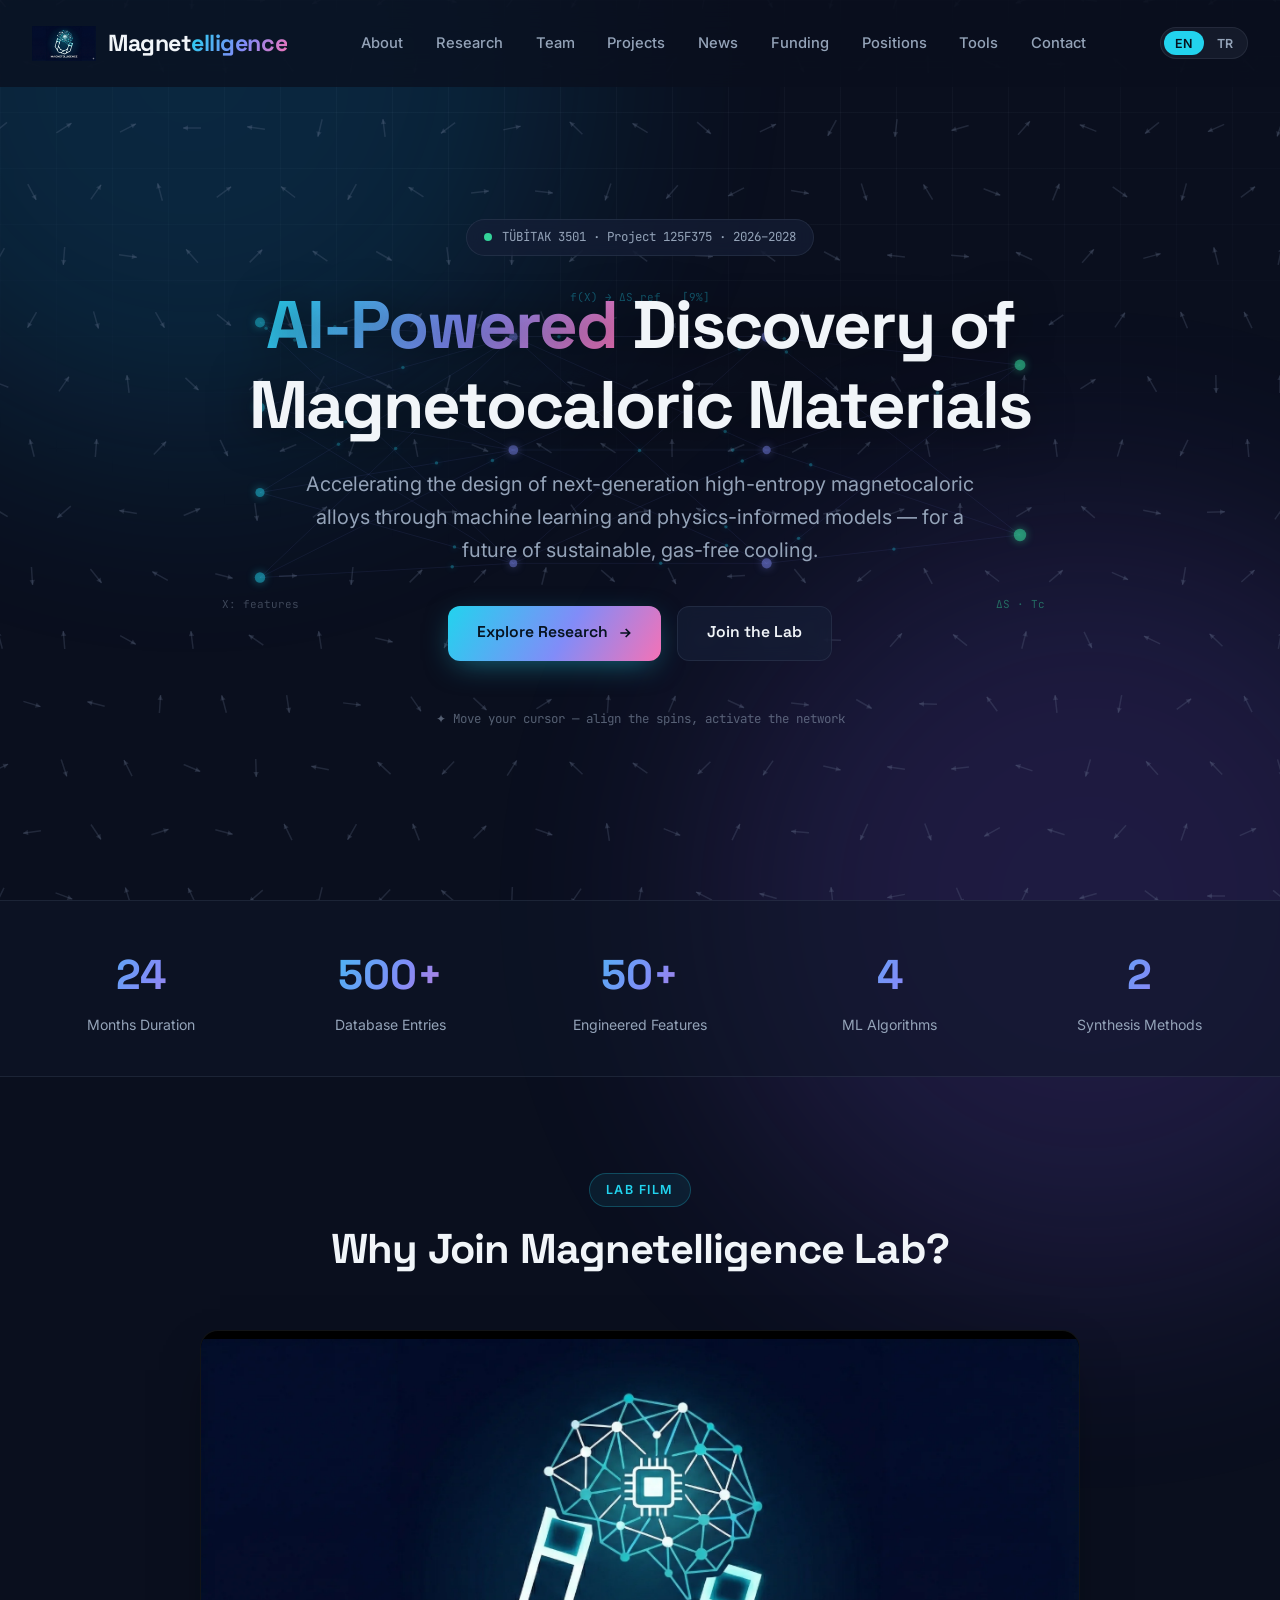
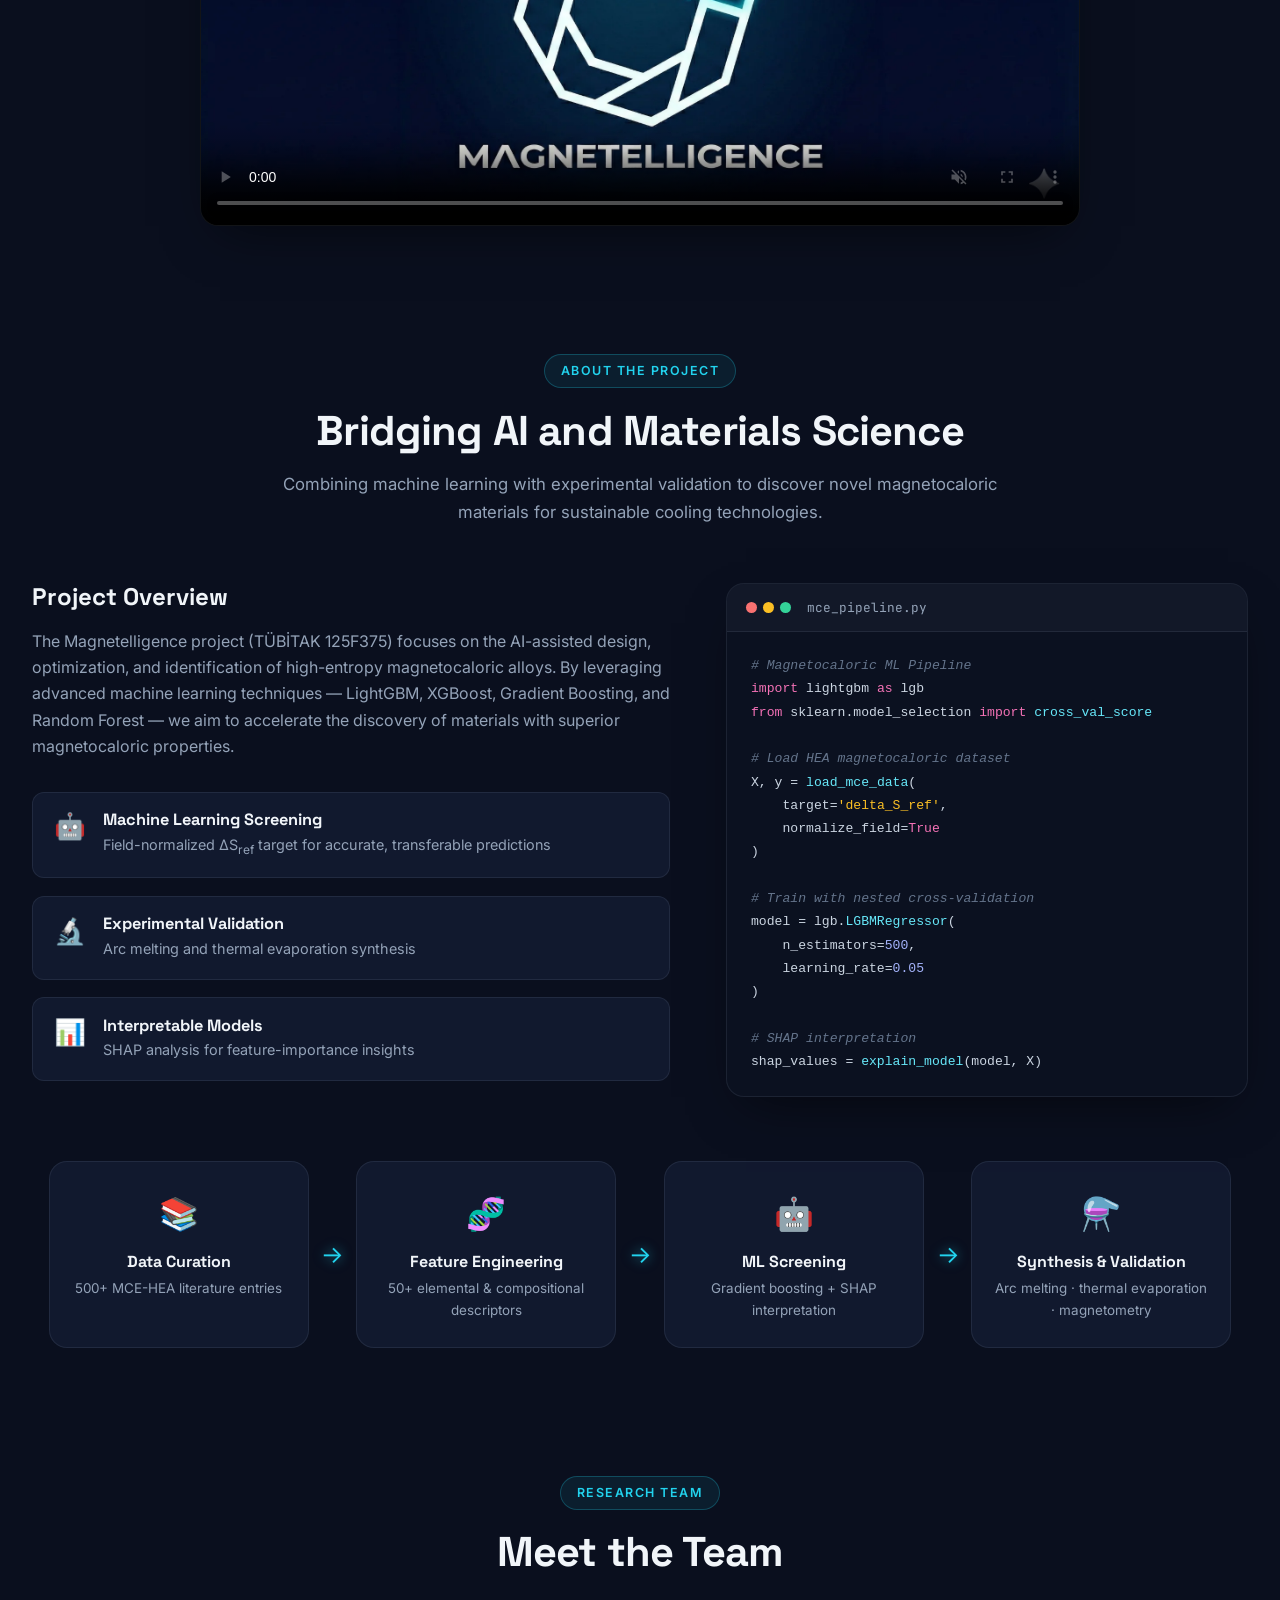
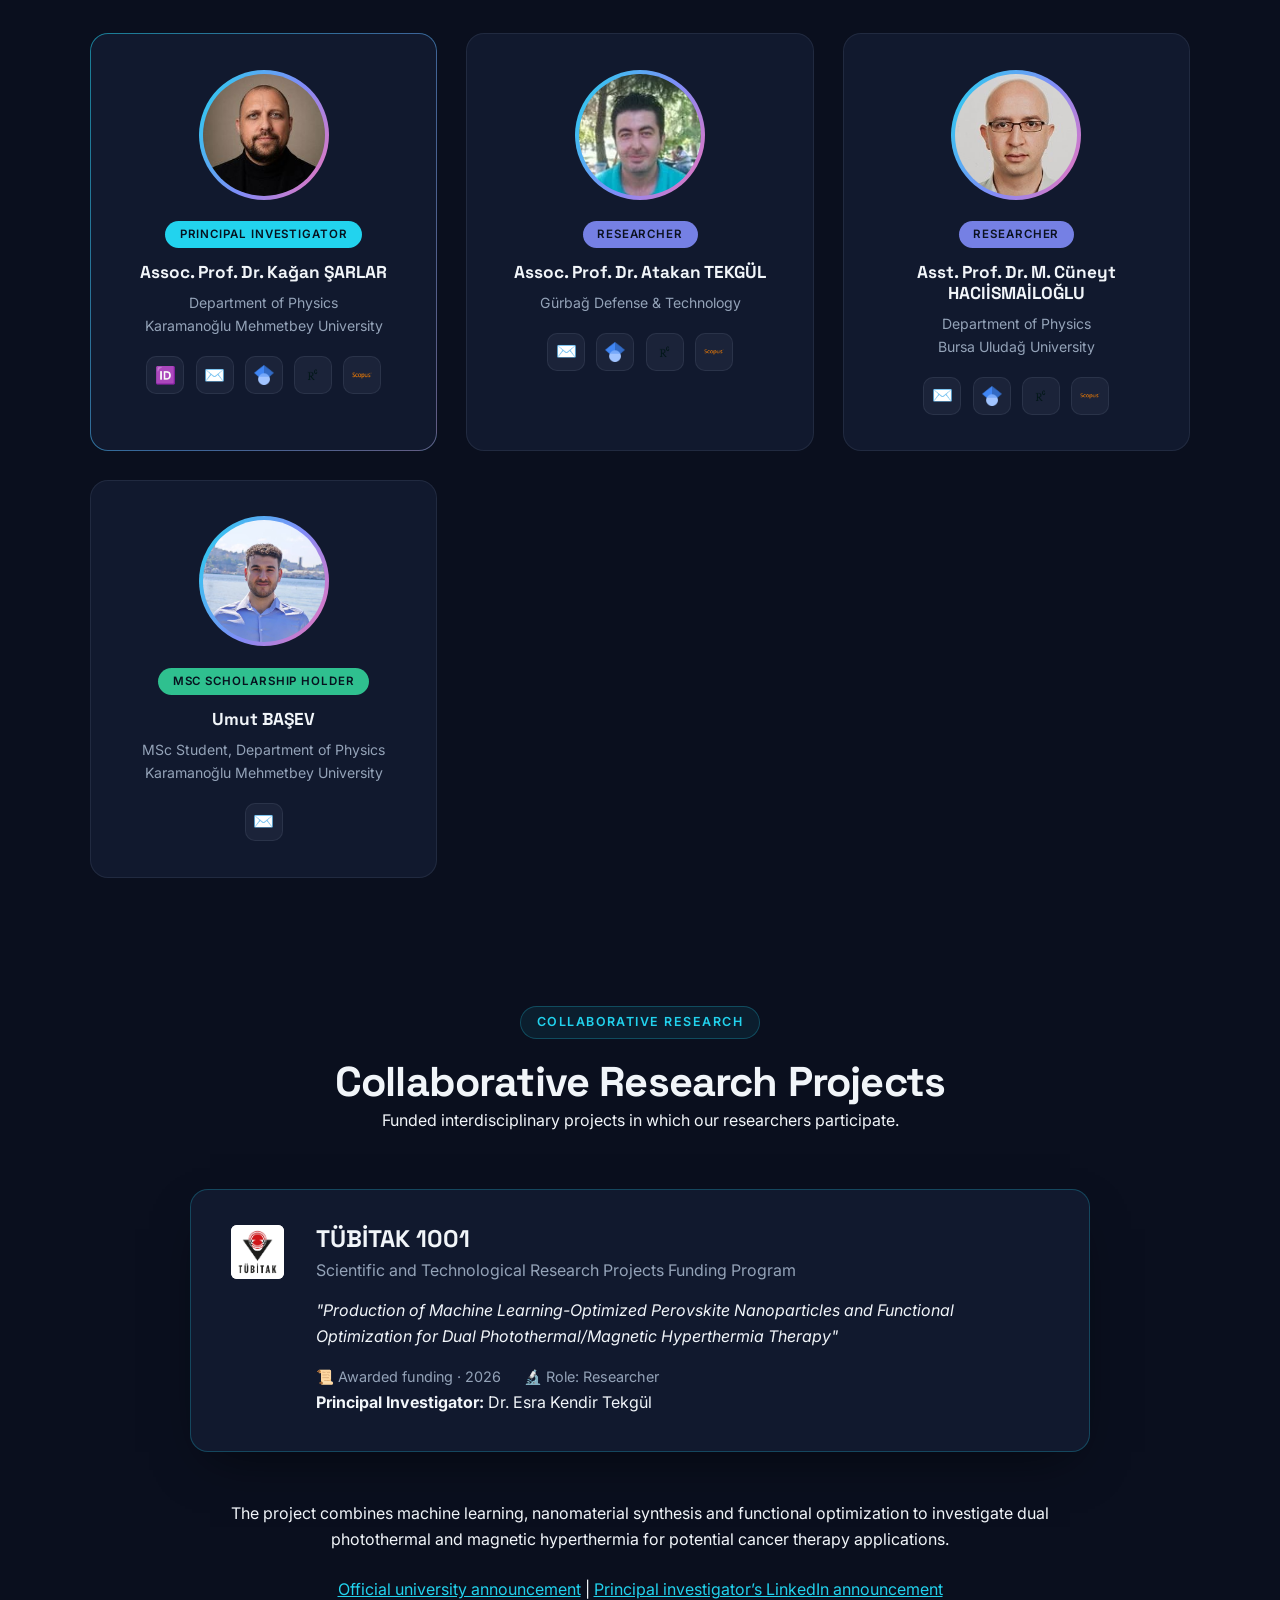
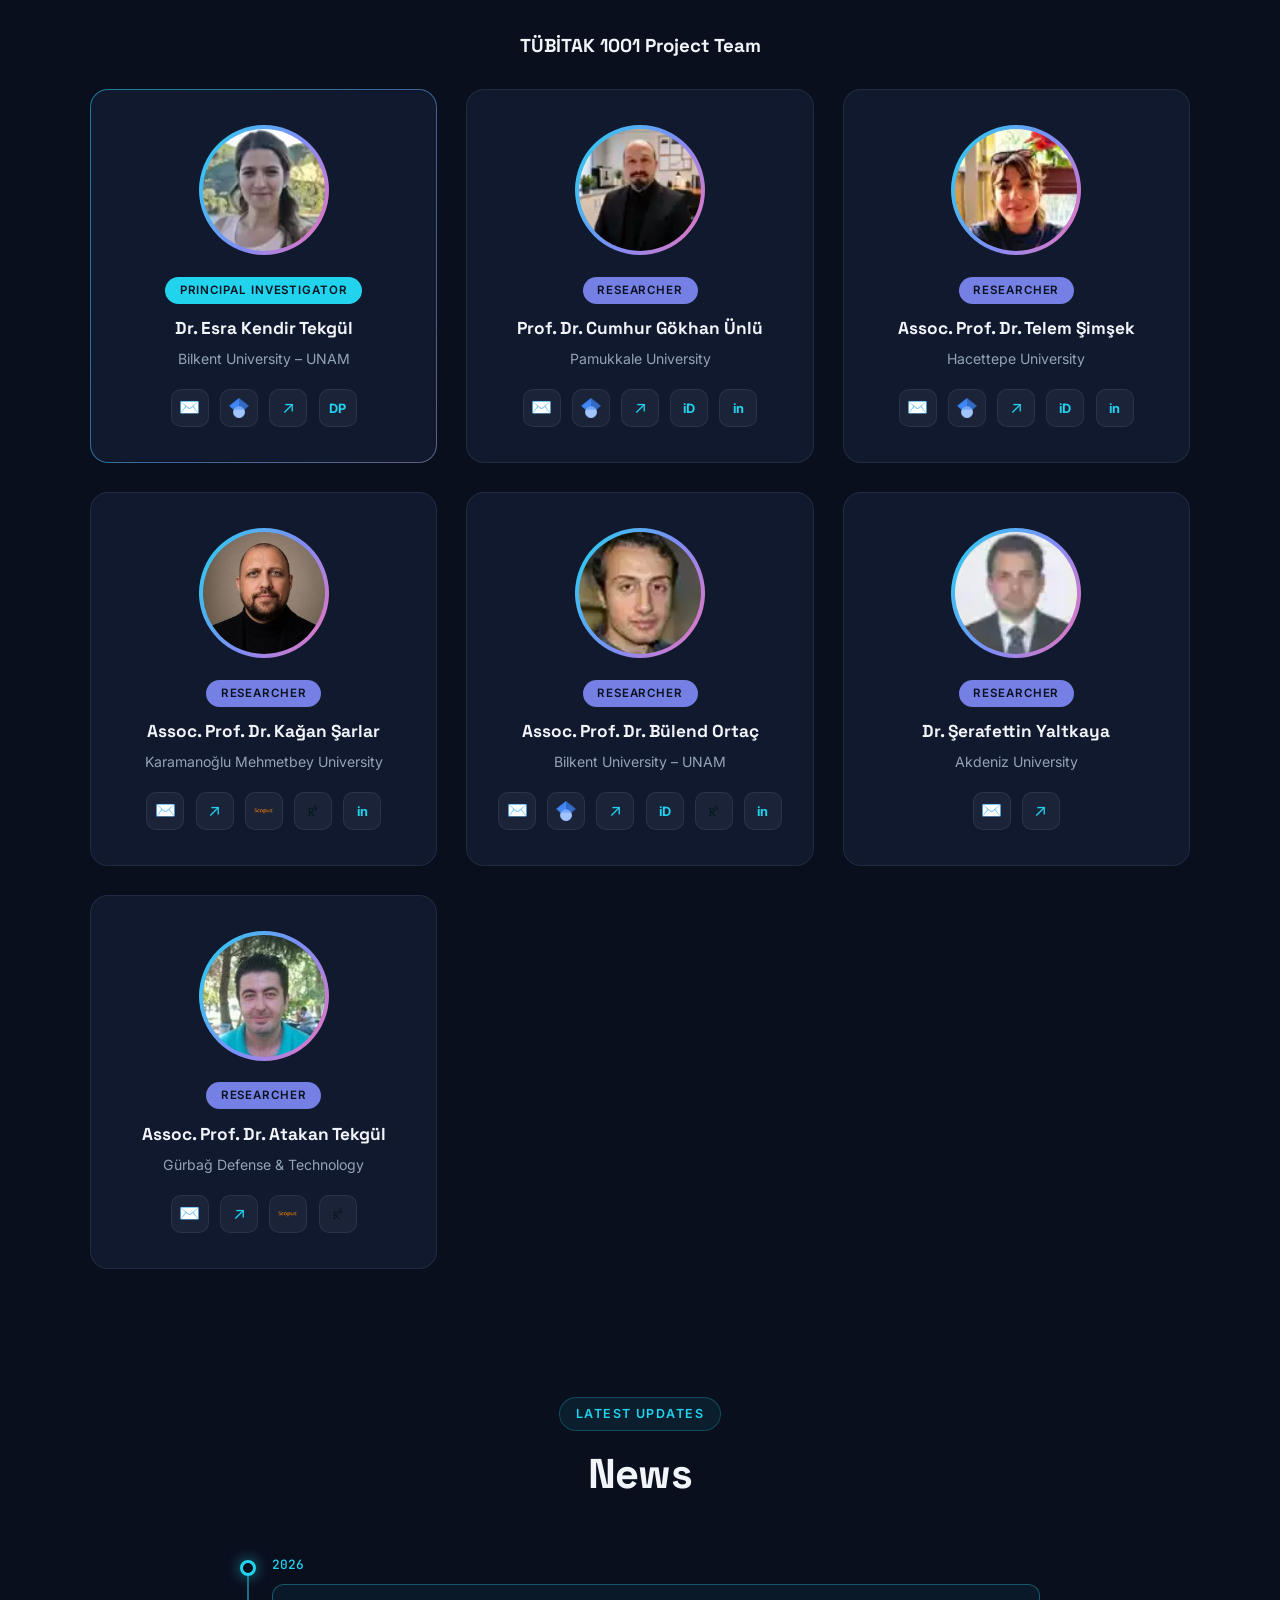
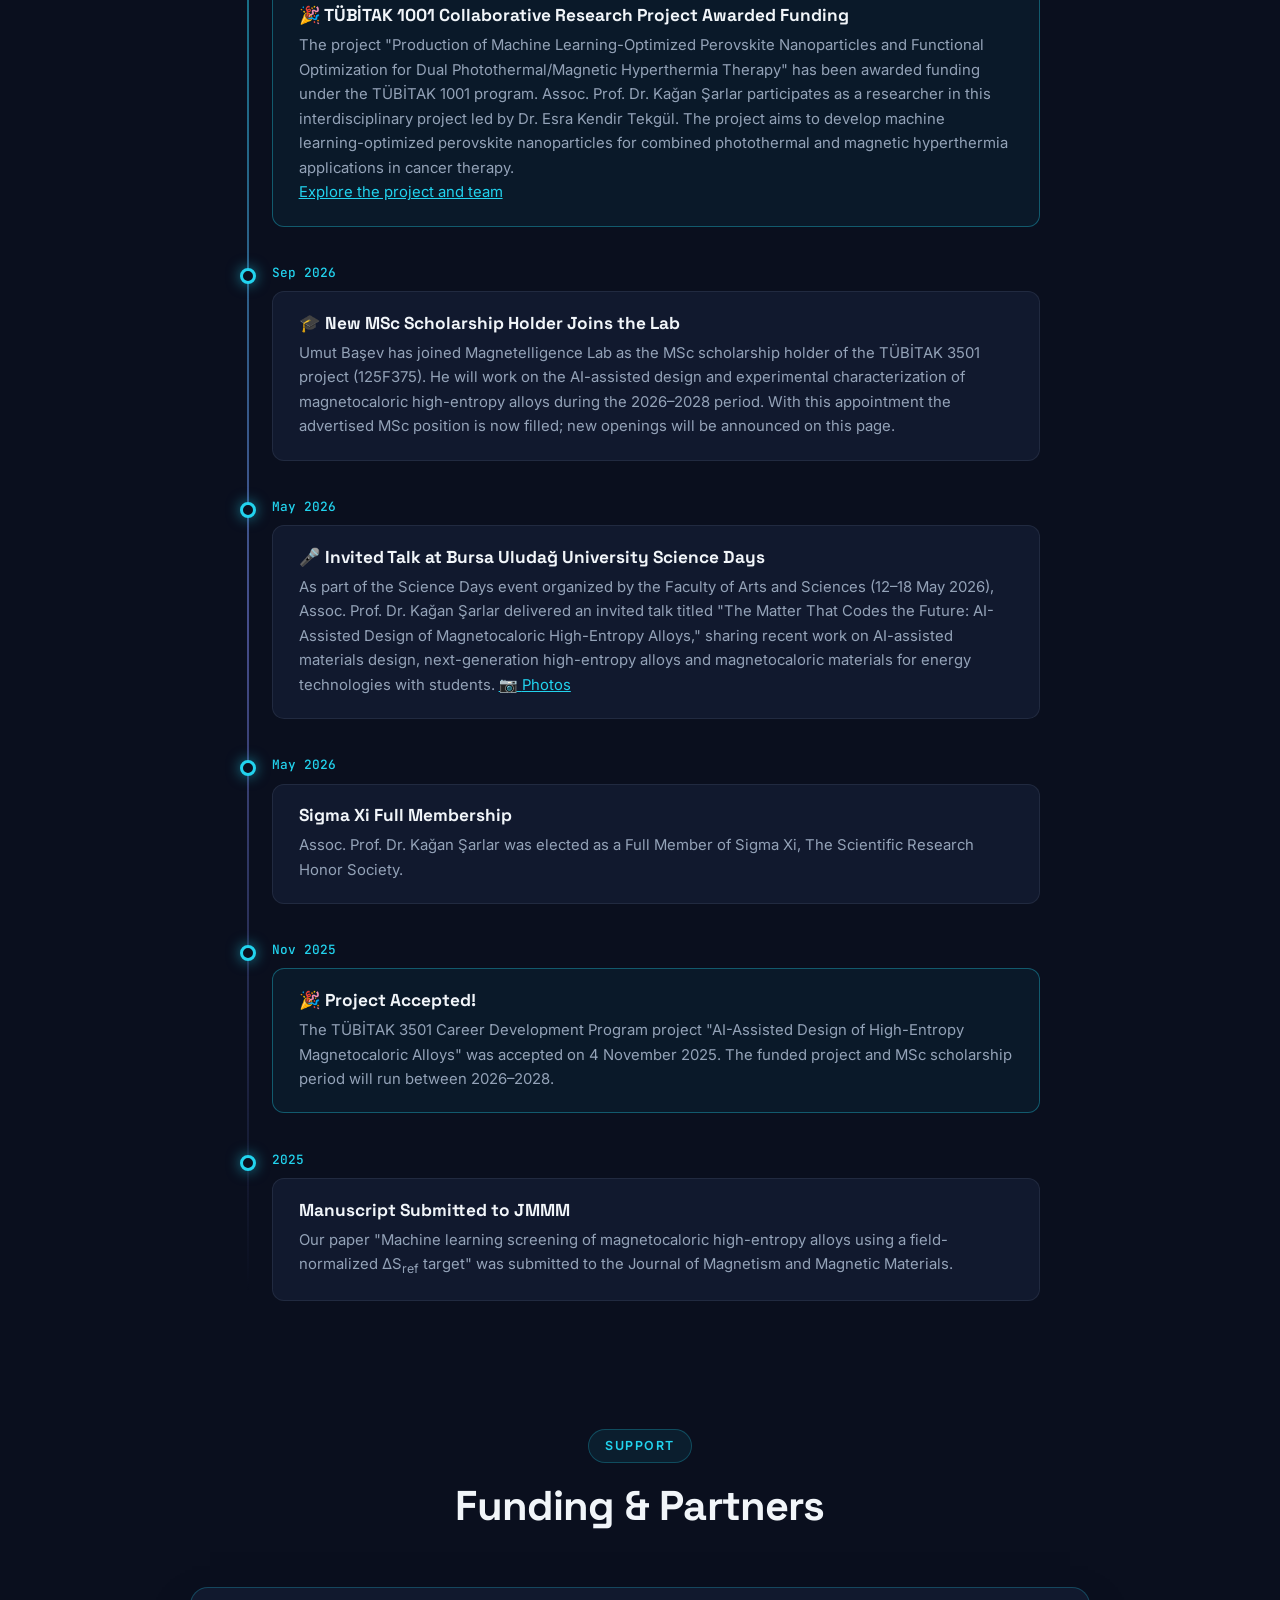
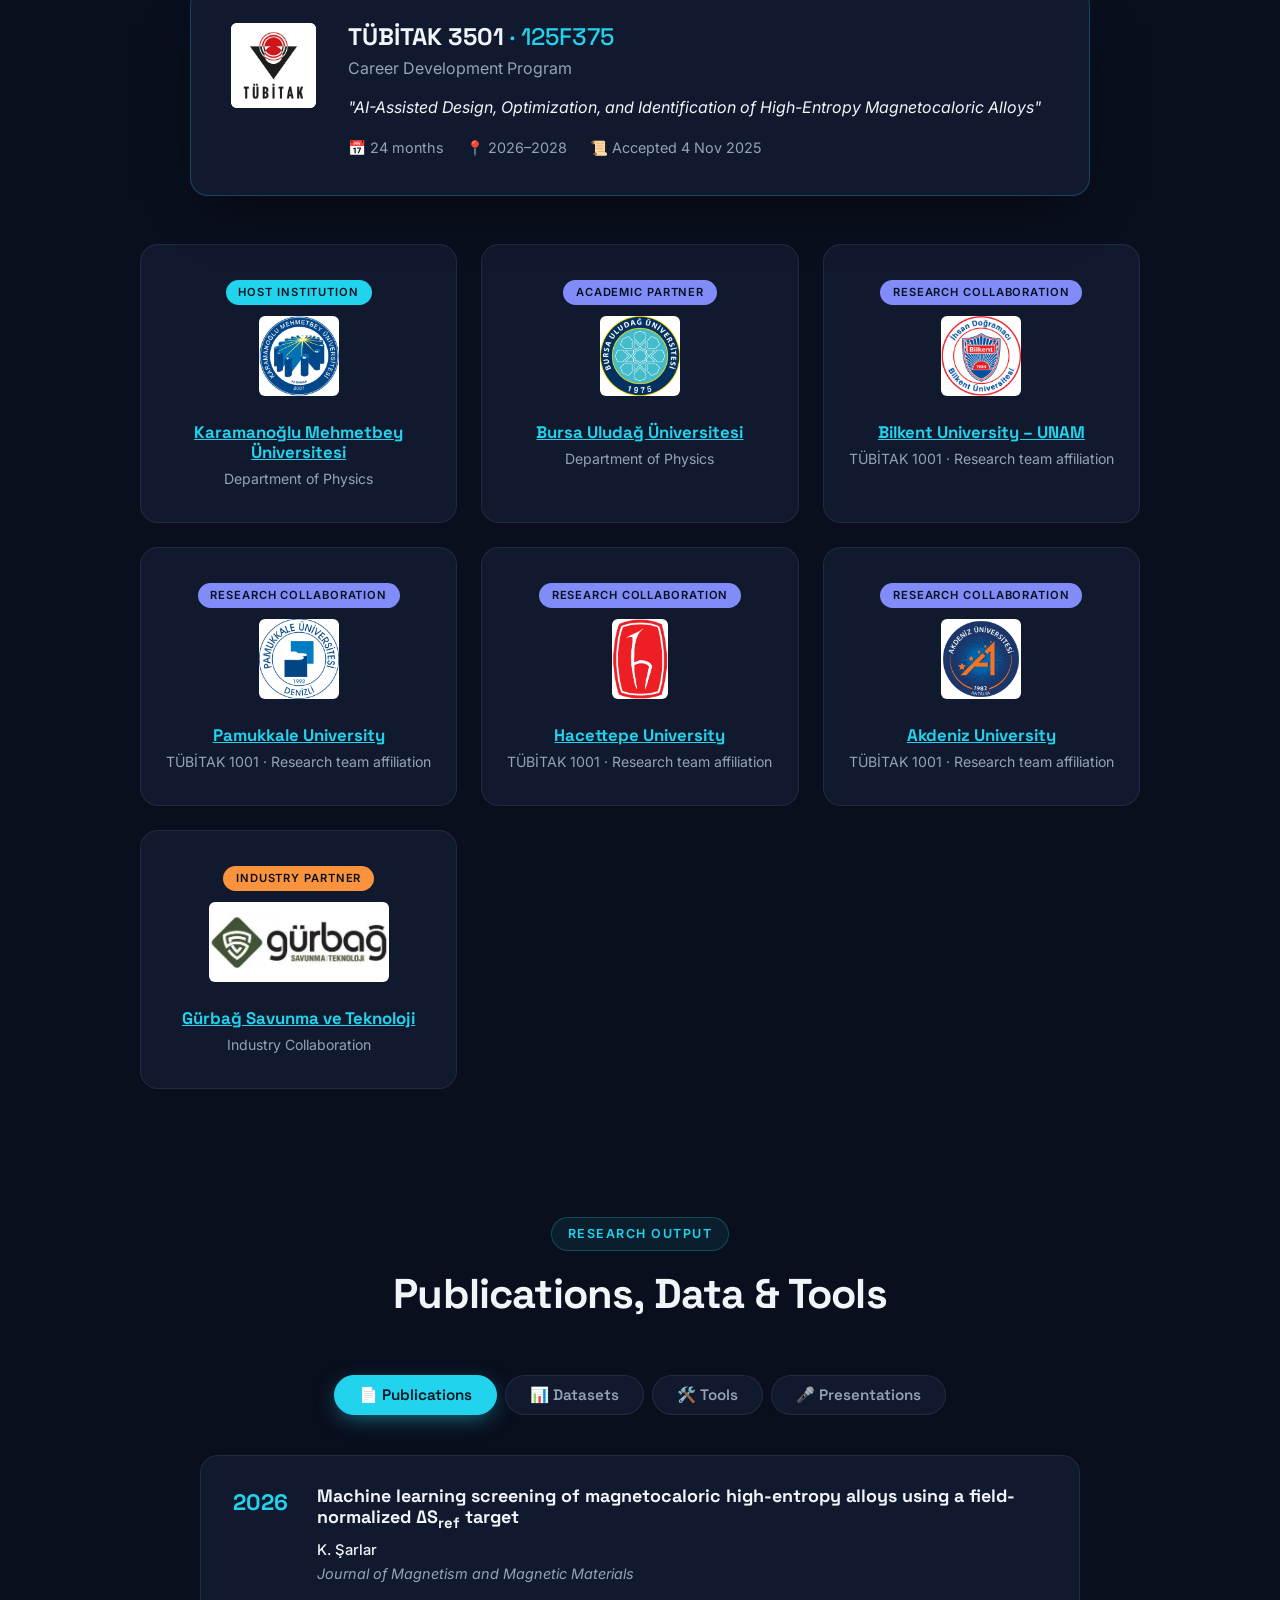
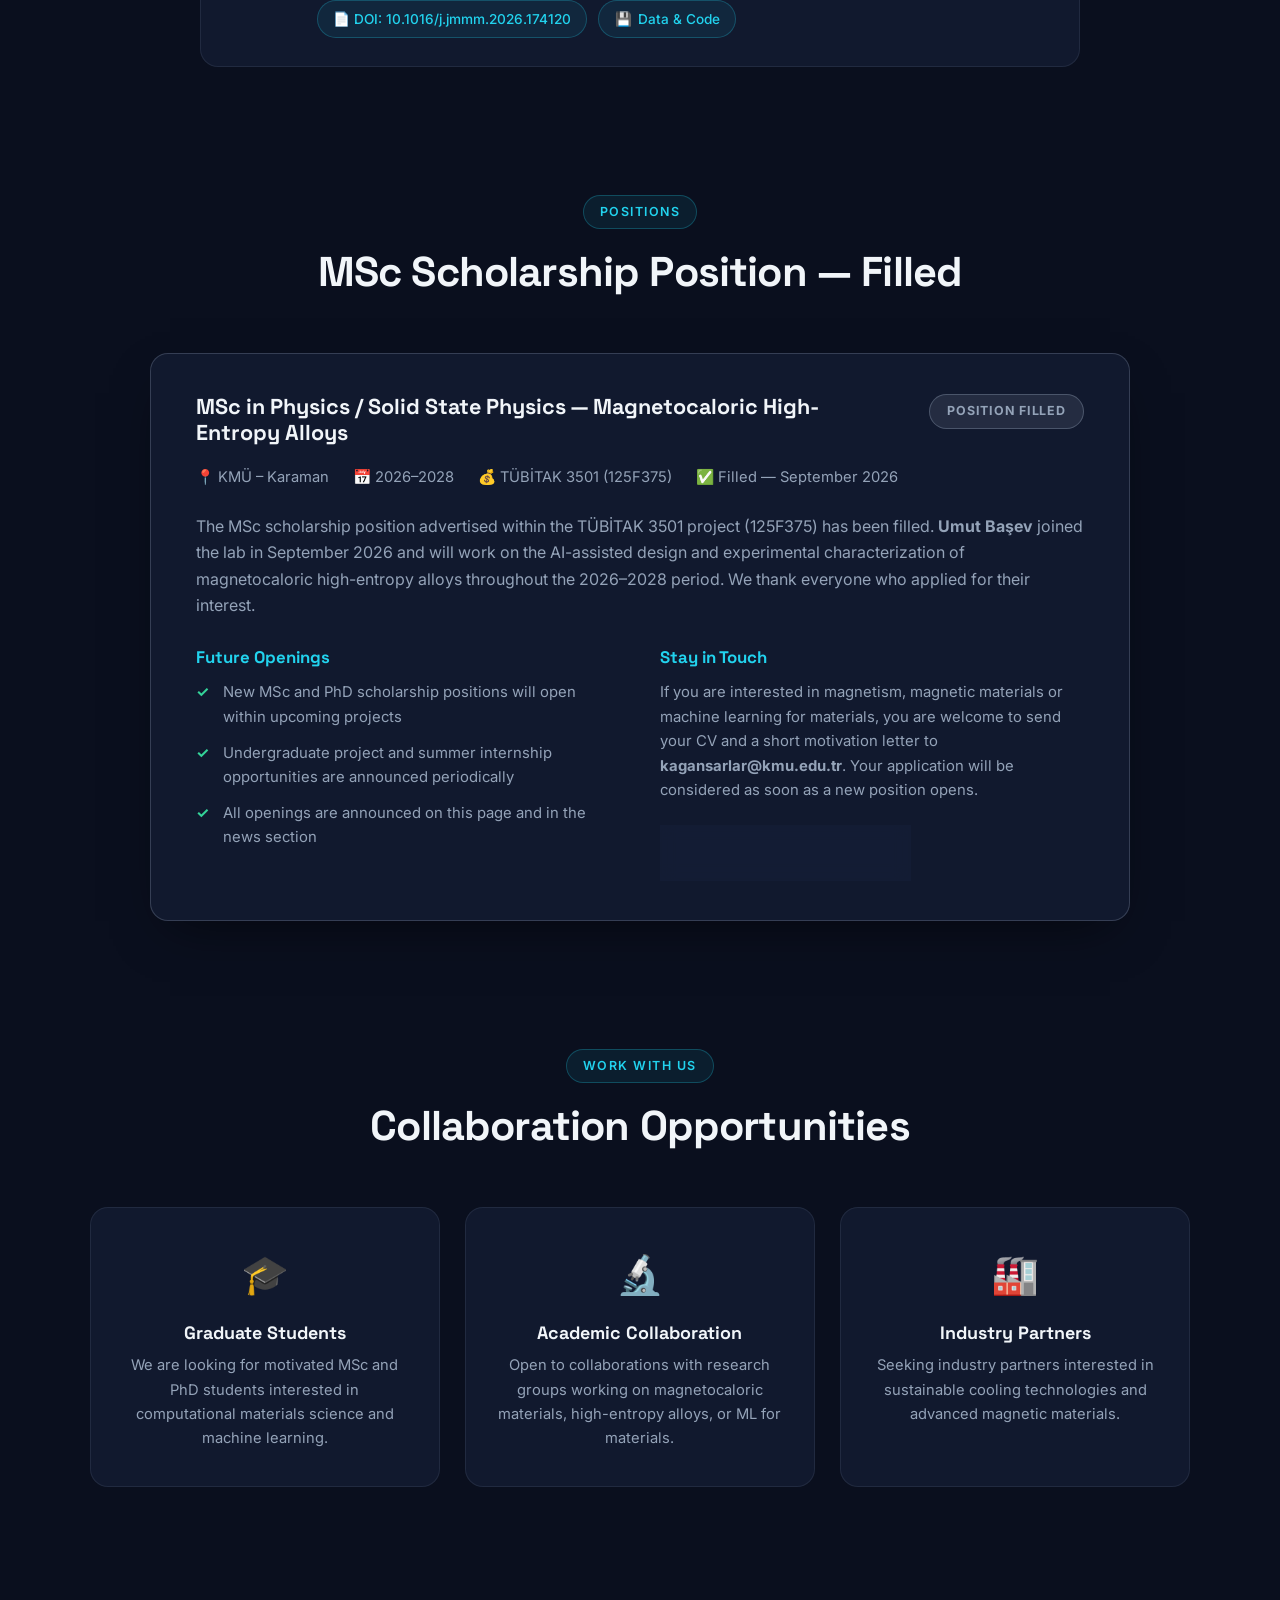
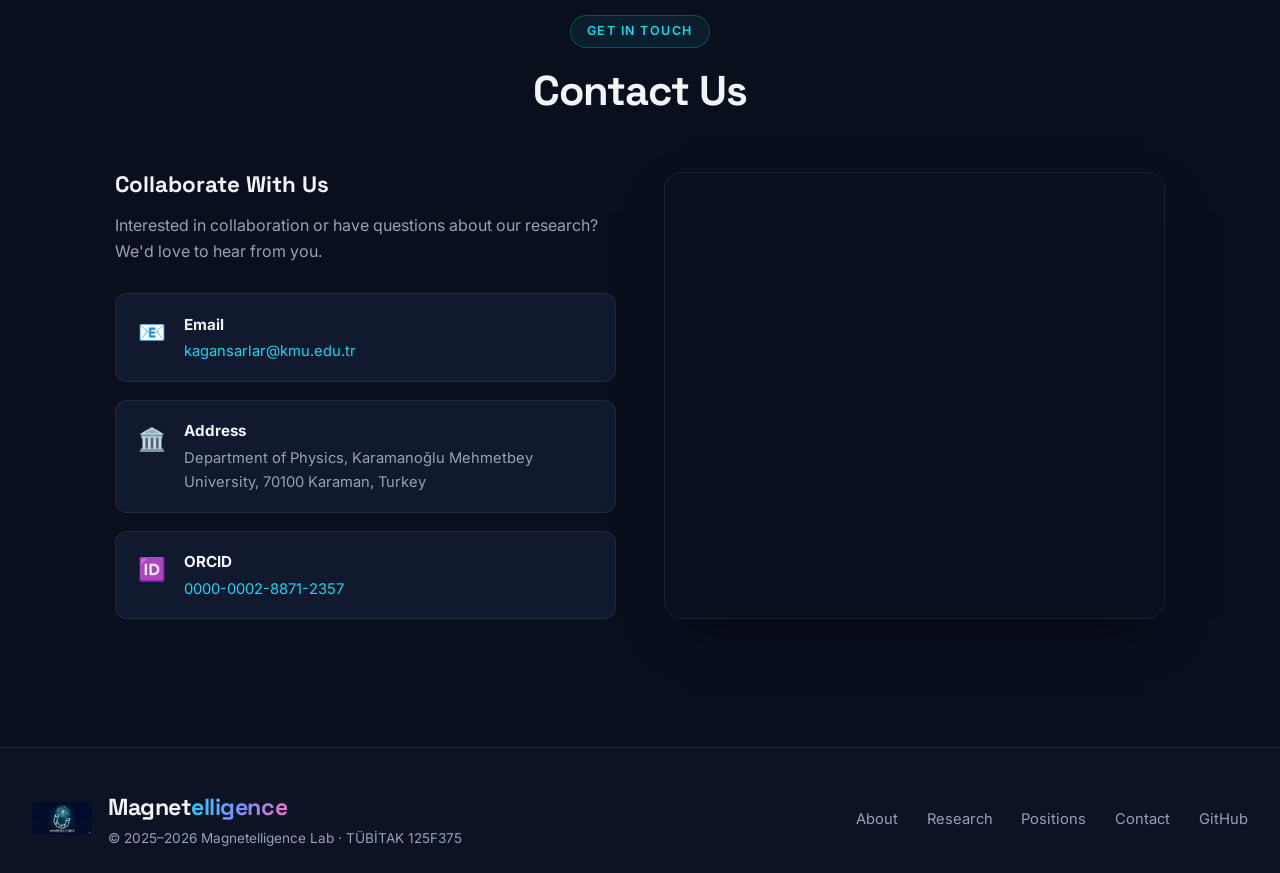
<file: index.html>
<!DOCTYPE html>
<html lang="en">
<head>
    <meta charset="UTF-8">
    <meta name="viewport" content="width=device-width, initial-scale=1.0">
    <title>Magnetelligence Lab | AI-Driven Magnetocaloric Materials Discovery</title>
    <meta name="description" content="AI-Assisted Design of High-Entropy Magnetocaloric Alloys — TÜBİTAK 3501 Project 125F375. Machine learning meets sustainable magnetic cooling.">
    <meta name="author" content="Kağan Şarlar">

    <!-- Open Graph -->
    <meta property="og:type" content="website">
    <meta property="og:title" content="Magnetelligence Lab | AI-Driven Magnetocaloric Materials Discovery">
    <meta property="og:description" content="Accelerating the design of high-entropy magnetocaloric alloys with machine learning. TÜBİTAK 3501 — 125F375.">
    <meta property="og:url" content="https://kaansarlar.github.io/magnetelligence/">
    <meta property="og:image" content="assets/logo.png">
    <meta name="twitter:card" content="summary_large_image">

    <!-- Structured data -->
    <script type="application/ld+json">
    {
      "@context": "https://schema.org",
      "@type": "ResearchProject",
      "name": "Magnetelligence",
      "alternateName": "AI-Assisted Design of High-Entropy Magnetocaloric Alloys",
      "identifier": "TÜBİTAK 125F375",
      "funder": { "@type": "Organization", "name": "TÜBİTAK", "url": "https://www.tubitak.gov.tr" },
      "member": [
        { "@type": "Person", "name": "Kağan Şarlar", "affiliation": "Karamanoğlu Mehmetbey University" },
        { "@type": "Person", "name": "Atakan Tekgül", "affiliation": "Gürbağ Defense & Technology" },
        { "@type": "Person", "name": "M. Cüneyt Hacıismailoğlu", "affiliation": "Bursa Uludağ University" }
      ],
      "url": "https://kaansarlar.github.io/magnetelligence/"
    }
    </script>

    <!-- Fonts -->
    <link rel="preconnect" href="https://fonts.googleapis.com">
    <link rel="preconnect" href="https://fonts.gstatic.com" crossorigin>
    <link href="https://fonts.googleapis.com/css2?family=Space+Grotesk:wght@400;500;600;700&family=Inter:wght@300;400;500;600&family=JetBrains+Mono:wght@400;500&display=swap" rel="stylesheet">

    <link rel="icon" type="image/png" href="assets/logo.png">
    <link rel="stylesheet" href="css/style.css">
<style>#collaborative-projects .collab-portrait{display:block;width:100%;height:100%;aspect-ratio:1;border-radius:50%;background-image:url([data-uri]);background-size:700% 100%;background-repeat:no-repeat}#collaborative-projects .team-photo-wrap{overflow:hidden}#collaborative-projects .team-grid{margin-top:1rem}</style>
</head>
<body data-lang="en">
    <a href="#main" class="skip-link"><span class="lang-en">Skip to content</span><span class="lang-tr">İçeriğe geç</span></a>

    <!-- Scroll progress -->
    <div class="scroll-progress" aria-hidden="true"><div class="scroll-progress-bar" id="scrollBar"></div></div>

    <!-- Ambient background -->
    <div class="bg-grid" aria-hidden="true"></div>
    <div class="bg-glow bg-glow-1" aria-hidden="true"></div>
    <div class="bg-glow bg-glow-2" aria-hidden="true"></div>

    <!-- ============ NAV ============ -->
    <header>
        <nav id="nav" aria-label="Main navigation">
            <div class="nav-container">
                <a href="#hero" class="logo">
                    <img src="assets/logo.png" alt="Magnetelligence logo" class="logo-img" width="64" height="64">
                    <span class="logo-text">Magnet<span class="logo-accent">elligence</span></span>
                </a>

                <ul class="nav-links" id="navLinks">
                    <li><a href="#about" class="nav-link"><span class="lang-en">About</span><span class="lang-tr">Hakkında</span></a></li>
                    <li><a href="#research" class="nav-link"><span class="lang-en">Research</span><span class="lang-tr">Araştırma</span></a></li>
                    <li><a href="#team" class="nav-link"><span class="lang-en">Team</span><span class="lang-tr">Ekip</span></a></li>
                    <li><a href="#collaborative-projects" class="nav-link"><span class="lang-en">Projects</span><span class="lang-tr">Projeler</span></a></li>
                    <li><a href="#news" class="nav-link"><span class="lang-en">News</span><span class="lang-tr">Haberler</span></a></li>
                    <li><a href="#funding" class="nav-link"><span class="lang-en">Funding</span><span class="lang-tr">Finansman</span></a></li>
                    <li><a href="#open-position" class="nav-link"><span class="lang-en">Positions</span><span class="lang-tr">Pozisyonlar</span></a></li>
                    <li><a href="#contact" class="nav-link"><span class="lang-en">Contact</span><span class="lang-tr">İletişim</span></a></li>
                </ul>

                <div class="nav-actions">
                    <div class="lang-switch" role="group" aria-label="Language">
                        <button class="lang-btn active" data-lang="en" aria-pressed="true">EN</button>
                        <button class="lang-btn" data-lang="tr" aria-pressed="false">TR</button>
                    </div>
                    <button class="mobile-menu-btn" id="menuBtn" aria-label="Toggle menu" aria-expanded="false">
                        <span></span><span></span><span></span>
                    </button>
                </div>
            </div>
        </nav>
    </header>

    <main id="main">

    <!-- ============ HERO ============ -->
    <section class="hero" id="hero">
        <canvas id="spinCanvas" aria-hidden="true"></canvas>
        <div class="hero-content">
            <div class="hero-badge reveal">
                <span class="pulse-dot"></span>
                <span class="lang-en">TÜBİTAK 3501 · Project 125F375 · 2026–2028</span>
                <span class="lang-tr">TÜBİTAK 3501 · Proje 125F375 · 2026–2028</span>
            </div>
            <h1 class="reveal">
                <span class="lang-en"><span class="grad">AI-Powered</span> Discovery of Magnetocaloric Materials</span>
                <span class="lang-tr">Magnetokalorik Malzemelerin <span class="grad">Yapay Zekâ</span> ile Keşfi</span>
            </h1>
            <p class="hero-description reveal">
                <span class="lang-en">Accelerating the design of next-generation high-entropy magnetocaloric alloys through machine learning and physics-informed models — for a future of sustainable, gas-free cooling.</span>
                <span class="lang-tr">Makine öğrenimi ve fizik bilgisiyle desteklenen modellerle yeni nesil yüksek entropili magnetokalorik alaşımların tasarımını hızlandırıyoruz — sürdürülebilir, gazsız soğutma geleceği için.</span>
            </p>
            <div class="hero-buttons reveal">
                <a href="#about" class="btn btn-primary">
                    <span class="lang-en">Explore Research</span><span class="lang-tr">Araştırmayı İncele</span>
                    <svg width="16" height="16" viewBox="0 0 24 24" fill="none" stroke="currentColor" stroke-width="2.5"><path d="M5 12h14m-6-6 6 6-6 6"/></svg>
                </a>
                <a href="#open-position" class="btn btn-secondary">
                    <span class="lang-en">Join the Lab</span><span class="lang-tr">Ekibe Katıl</span>
                </a>
            </div>
            <p class="hero-hint reveal" aria-hidden="true">
                <span class="lang-en">✦ Move your cursor — align the spins, activate the network</span>
                <span class="lang-tr">✦ İmleci gezdirin — spinleri hizalayın, sinir ağını aktive edin</span>
            </p>
        </div>
    </section>

    <!-- ============ STATS ============ -->
    <div class="stats reveal" id="stats">
        <div class="stats-container">
            <div class="stat-item">
                <div class="stat-value" data-count="24">0</div>
                <div class="stat-label"><span class="lang-en">Months Duration</span><span class="lang-tr">Ay Süre</span></div>
            </div>
            <div class="stat-item">
                <div class="stat-value" data-count="500" data-suffix="+">0</div>
                <div class="stat-label"><span class="lang-en">Database Entries</span><span class="lang-tr">Veri Tabanı Kaydı</span></div>
            </div>
            <div class="stat-item">
                <div class="stat-value" data-count="50" data-suffix="+">0</div>
                <div class="stat-label"><span class="lang-en">Engineered Features</span><span class="lang-tr">Mühendislik Özelliği</span></div>
            </div>
            <div class="stat-item">
                <div class="stat-value" data-count="4">0</div>
                <div class="stat-label"><span class="lang-en">ML Algorithms</span><span class="lang-tr">ML Algoritması</span></div>
            </div>
            <div class="stat-item">
                <div class="stat-value" data-count="2">0</div>
                <div class="stat-label"><span class="lang-en">Synthesis Methods</span><span class="lang-tr">Üretim Yöntemi</span></div>
            </div>
        </div>
    </div>

    <!-- ============ LAB FILM ============ -->
    <section id="lab-film">
        <div class="section-header reveal">
            <span class="section-tag"><span class="lang-en">Lab Film</span><span class="lang-tr">Laboratuvar Filmi</span></span>
            <h2 class="section-title"><span class="lang-en">Why Join Magnetelligence Lab?</span><span class="lang-tr">Neden Magnetelligence Lab?</span></h2>
        </div>
        <div class="film-wrapper reveal">
            <video id="introFilm" muted playsinline preload="metadata" controls poster="assets/logo.png">
                <source src="https://kaansarlar.github.io/magnetelligence/Magnetelligence_alt_yaz%C4%B1l%C4%B1_1.mp4" type="video/mp4">
            </video>
        </div>
    </section>

    <!-- ============ ABOUT ============ -->
    <section id="about">
        <div class="section-header reveal">
            <span class="section-tag"><span class="lang-en">About the Project</span><span class="lang-tr">Proje Hakkında</span></span>
            <h2 class="section-title"><span class="lang-en">Bridging AI and Materials Science</span><span class="lang-tr">Yapay Zekâ ve Malzeme Bilimini Birleştiriyoruz</span></h2>
            <p class="section-description">
                <span class="lang-en">Combining machine learning with experimental validation to discover novel magnetocaloric materials for sustainable cooling technologies.</span>
                <span class="lang-tr">Sürdürülebilir soğutma teknolojileri için yeni magnetokalorik malzemeleri keşfetmek amacıyla makine öğrenimini deneysel doğrulamayla birleştiriyoruz.</span>
            </p>
        </div>

        <div class="about-content">
            <div class="about-text reveal">
                <h3><span class="lang-en">Project Overview</span><span class="lang-tr">Projeye Genel Bakış</span></h3>
                <p class="lang-en">
                    The Magnetelligence project (TÜBİTAK 125F375) focuses on the AI-assisted design, optimization, and identification of high-entropy magnetocaloric alloys. By leveraging advanced machine learning techniques — LightGBM, XGBoost, Gradient Boosting, and Random Forest — we aim to accelerate the discovery of materials with superior magnetocaloric properties.
                </p>
                <p class="lang-tr">
                    Magnetelligence projesi (TÜBİTAK 125F375), yüksek entropili magnetokalorik alaşımların yapay zekâ destekli tasarımı, optimizasyonu ve belirlenmesine odaklanmaktadır. LightGBM, XGBoost, Gradient Boosting ve Random Forest gibi ileri makine öğrenimi tekniklerinden yararlanarak üstün magnetokalorik özelliklere sahip malzemelerin keşfini hızlandırmayı hedefliyoruz.
                </p>

                <div class="about-features">
                    <div class="feature-item">
                        <div class="feature-icon">🤖</div>
                        <div class="feature-text">
                            <h4><span class="lang-en">Machine Learning Screening</span><span class="lang-tr">Makine Öğrenimi Taraması</span></h4>
                            <p><span class="lang-en">Field-normalized ΔS<sub>ref</sub> target for accurate, transferable predictions</span><span class="lang-tr">Doğru ve aktarılabilir tahminler için alan-normalize ΔS<sub>ref</sub> hedefi</span></p>
                        </div>
                    </div>
                    <div class="feature-item">
                        <div class="feature-icon">🔬</div>
                        <div class="feature-text">
                            <h4><span class="lang-en">Experimental Validation</span><span class="lang-tr">Deneysel Doğrulama</span></h4>
                            <p><span class="lang-en">Arc melting and thermal evaporation synthesis</span><span class="lang-tr">Ark ergitme ve termal buharlaştırma sentezi</span></p>
                        </div>
                    </div>
                    <div class="feature-item">
                        <div class="feature-icon">📊</div>
                        <div class="feature-text">
                            <h4><span class="lang-en">Interpretable Models</span><span class="lang-tr">Yorumlanabilir Modeller</span></h4>
                            <p><span class="lang-en">SHAP analysis for feature-importance insights</span><span class="lang-tr">Özellik önem analizi için SHAP</span></p>
                        </div>
                    </div>
                </div>
            </div>

            <div class="about-visual reveal">
                <div class="code-card">
                    <div class="code-card-header">
                        <div class="code-dots"><span></span><span></span><span></span></div>
                        <span class="code-filename">mce_pipeline.py</span>
                    </div>
                    <pre class="code-block"><code><span class="c"># Magnetocaloric ML Pipeline</span>
<span class="k">import</span> lightgbm <span class="k">as</span> lgb
<span class="k">from</span> sklearn.model_selection <span class="k">import</span> <span class="f">cross_val_score</span>

<span class="c"># Load HEA magnetocaloric dataset</span>
X, y = <span class="f">load_mce_data</span>(
    target=<span class="s">'delta_S_ref'</span>,
    normalize_field=<span class="k">True</span>
)

<span class="c"># Train with nested cross-validation</span>
model = lgb.<span class="f">LGBMRegressor</span>(
    n_estimators=<span class="n">500</span>,
    learning_rate=<span class="n">0.05</span>
)

<span class="c"># SHAP interpretation</span>
shap_values = <span class="f">explain_model</span>(model, X)</code></pre>
                </div>
            </div>
        </div>

        <!-- Pipeline diagram -->
        <div class="pipeline reveal" aria-label="Research pipeline">
            <div class="pipeline-step">
                <div class="pipeline-icon">📚</div>
                <h4><span class="lang-en">Data Curation</span><span class="lang-tr">Veri Derleme</span></h4>
                <p><span class="lang-en">500+ MCE-HEA literature entries</span><span class="lang-tr">500+ MCE-HEA literatür kaydı</span></p>
            </div>
            <div class="pipeline-arrow" aria-hidden="true">→</div>
            <div class="pipeline-step">
                <div class="pipeline-icon">🧬</div>
                <h4><span class="lang-en">Feature Engineering</span><span class="lang-tr">Özellik Mühendisliği</span></h4>
                <p><span class="lang-en">50+ elemental &amp; compositional descriptors</span><span class="lang-tr">50+ elementel ve kompozisyonel betimleyici</span></p>
            </div>
            <div class="pipeline-arrow" aria-hidden="true">→</div>
            <div class="pipeline-step">
                <div class="pipeline-icon">🤖</div>
                <h4><span class="lang-en">ML Screening</span><span class="lang-tr">ML Taraması</span></h4>
                <p><span class="lang-en">Gradient boosting + SHAP interpretation</span><span class="lang-tr">Gradient boosting + SHAP yorumu</span></p>
            </div>
            <div class="pipeline-arrow" aria-hidden="true">→</div>
            <div class="pipeline-step">
                <div class="pipeline-icon">⚗️</div>
                <h4><span class="lang-en">Synthesis &amp; Validation</span><span class="lang-tr">Sentez ve Doğrulama</span></h4>
                <p><span class="lang-en">Arc melting · thermal evaporation · magnetometry</span><span class="lang-tr">Ark ergitme · termal buharlaştırma · manyetometri</span></p>
            </div>
        </div>
    </section>

    <!-- ============ TEAM ============ -->
    <section id="team">
        <div class="section-header reveal">
            <span class="section-tag"><span class="lang-en">Research Team</span><span class="lang-tr">Araştırma Ekibi</span></span>
            <h2 class="section-title"><span class="lang-en">Meet the Team</span><span class="lang-tr">Ekibimiz</span></h2>
        </div>

        <div class="team-grid">
            <article class="team-card team-card-pi reveal">
                <div class="team-photo-wrap"><img src="assets/kagan.jpg" alt="Kağan Şarlar" class="team-photo" loading="lazy"></div>
                <span class="team-role-badge"><span class="lang-en">Principal Investigator</span><span class="lang-tr">Proje Yürütücüsü</span></span>
                <h3 class="team-name"><span class="lang-en">Assoc. Prof. Dr. Kağan ŞARLAR</span><span class="lang-tr">Doç. Dr. Kağan ŞARLAR</span></h3>
                <p class="team-affiliation"><span class="lang-en">Department of Physics<br>Karamanoğlu Mehmetbey University</span><span class="lang-tr">Fizik Bölümü<br>Karamanoğlu Mehmetbey Üniversitesi</span></p>
                <div class="team-links">
                    <a href="https://orcid.org/0000-0002-8871-2357" target="_blank" rel="noopener" class="team-link" title="ORCID">🆔</a>
                    <a href="mailto:kagansarlar@kmu.edu.tr" class="team-link" title="Email">✉️</a>
                    <a href="https://scholar.google.com/scholar?hl=tr&as_sdt=0%2C5&q=ka%C4%9Fan+%C5%9Farlar" target="_blank" rel="noopener" class="team-link" title="Google Scholar"><img src="assets/scholar.png.png" alt="Google Scholar" class="icon-img" loading="lazy"></a>
                    <a href="https://www.researchgate.net/profile/Kagan-Sarlar" target="_blank" rel="noopener" class="team-link" title="ResearchGate"><img src="assets/researchgate.png.png" alt="ResearchGate" class="icon-img" loading="lazy"></a>
                    <a href="https://www.scopus.com/authid/detail.uri?authorId=55550817200" target="_blank" rel="noopener" class="team-link" title="Scopus"><img src="assets/scopus.png.png" alt="Scopus" class="icon-img" loading="lazy"></a>
                </div>
            </article>

            <article class="team-card reveal">
                <div class="team-photo-wrap"><img src="assets/atakan.png" alt="Atakan Tekgül" class="team-photo" loading="lazy"></div>
                <span class="team-role-badge badge-alt"><span class="lang-en">Researcher</span><span class="lang-tr">Araştırmacı</span></span>
                <h3 class="team-name"><span class="lang-en">Assoc. Prof. Dr. Atakan TEKGÜL</span><span class="lang-tr">Doç. Dr. Atakan TEKGÜL</span></h3>
                <p class="team-affiliation"><span class="lang-en">Gürbağ Defense &amp; Technology</span><span class="lang-tr">Gürbağ Savunma ve Teknoloji</span></p>
                <div class="team-links">
                    <a href="mailto:atakantekgul@gmail.com" class="team-link" title="Email">✉️</a>
                    <a href="https://scholar.google.com/scholar?hl=tr&as_sdt=0%2C5&q=atakan+tekg%C3%BCl" target="_blank" rel="noopener" class="team-link" title="Google Scholar"><img src="assets/scholar.png.png" alt="Google Scholar" class="icon-img" loading="lazy"></a>
                    <a href="https://www.researchgate.net/profile/Atakan-Tekguel" target="_blank" rel="noopener" class="team-link" title="ResearchGate"><img src="assets/researchgate.png.png" alt="ResearchGate" class="icon-img" loading="lazy"></a>
                    <a href="https://www.scopus.com/authid/detail.uri?authorId=37462175100" target="_blank" rel="noopener" class="team-link" title="Scopus"><img src="assets/scopus.png.png" alt="Scopus" class="icon-img" loading="lazy"></a>
                </div>
            </article>

            <article class="team-card reveal">
                <div class="team-photo-wrap"><img src="assets/cuneyt.jpg" alt="M. Cüneyt Hacıismailoğlu" class="team-photo" loading="lazy"></div>
                <span class="team-role-badge badge-alt"><span class="lang-en">Researcher</span><span class="lang-tr">Araştırmacı</span></span>
                <h3 class="team-name"><span class="lang-en">Asst. Prof. Dr. M. Cüneyt HACIİSMAİLOĞLU</span><span class="lang-tr">Dr. Öğr. Üyesi M. Cüneyt HACIİSMAİLOĞLU</span></h3>
                <p class="team-affiliation"><span class="lang-en">Department of Physics<br>Bursa Uludağ University</span><span class="lang-tr">Fizik Bölümü<br>Bursa Uludağ Üniversitesi</span></p>
                <div class="team-links">
                    <a href="mailto:mcuneyt@uludag.edu.tr" class="team-link" title="Email">✉️</a>
                    <a href="https://scholar.google.com/scholar?hl=tr&as_sdt=0%2C5&q=c%C3%BCneyt+hac%C4%B1ismailo%C4%9Flu" target="_blank" rel="noopener" class="team-link" title="Google Scholar"><img src="assets/scholar.png.png" alt="Google Scholar" class="icon-img" loading="lazy"></a>
                    <a href="https://www.researchgate.net/profile/M-Haciismailoglu" target="_blank" rel="noopener" class="team-link" title="ResearchGate"><img src="assets/researchgate.png.png" alt="ResearchGate" class="icon-img" loading="lazy"></a>
                    <a href="https://www.scopus.com/authid/detail.uri?authorId=8975743500" target="_blank" rel="noopener" class="team-link" title="Scopus"><img src="assets/scopus.png.png" alt="Scopus" class="icon-img" loading="lazy"></a>
                </div>
            </article>

            <article class="team-card reveal">
                <div class="team-photo-wrap"><img src="assets/umut.jpg" alt="Umut Başev" class="team-photo" loading="lazy"></div>
                <span class="team-role-badge badge-student"><span class="lang-en">MSc Scholarship Holder</span><span class="lang-tr">Yüksek Lisans Bursiyeri</span></span>
                <h3 class="team-name">Umut BAŞEV</h3>
                <p class="team-affiliation"><span class="lang-en">MSc Student, Department of Physics<br>Karamanoğlu Mehmetbey University</span><span class="lang-tr">Yüksek Lisans Öğrencisi, Fizik Bölümü<br>Karamanoğlu Mehmetbey Üniversitesi</span></p>
                <div class="team-links">
                    <a href="mailto:1548umut@gmail.com" class="team-link" title="Email">✉️</a>
                </div>
            </article>
        </div>
    </section>

    <!-- ============ COLLABORATIVE PROJECTS ============ -->
<section id="collaborative-projects">
<div class="section-header reveal"><span class="section-tag"><span class="lang-en">Collaborative Research</span><span class="lang-tr">Ortak Araştırmalar</span></span><h2 class="section-title"><span class="lang-en">Collaborative Research Projects</span><span class="lang-tr">Ortak Araştırma Projeleri</span></h2><p><span class="lang-en">Funded interdisciplinary projects in which our researchers participate.</span><span class="lang-tr">Araştırmacı olarak yer aldığımız, desteklenen disiplinler arası projeler.</span></p></div>
<div class="funding-card reveal" style="margin-top: 1.25rem;">
            <div class="funding-logo"><a href="https://tubitak.gov.tr/" target="_blank" rel="noopener"><img src="assets/logos/tubitak.png" alt="TÜBİTAK" style="width:100%;max-width:85px;height:auto;object-fit:contain;background:white;border-radius:6px" loading="lazy"></a></div>
            <div class="funding-info">
                <h3>TÜBİTAK 1001</h3>
                <p class="funding-program"><span class="lang-en">Scientific and Technological Research Projects Funding Program</span><span class="lang-tr">Bilimsel ve Teknolojik Araştırma Projelerini Destekleme Programı</span></p>
                <p class="funding-title"><span class="lang-en">"Production of Machine Learning-Optimized Perovskite Nanoparticles and Functional Optimization for Dual Photothermal/Magnetic Hyperthermia Therapy"</span><span class="lang-tr">"Makine Öğrenmesi ile Optimize Edilmiş Perovskit Nanoparçacıkların Üretimi ve Çift Kullanımlı Fototermal/Manyetik Hipertermi Terapisi için Fonksiyonel Optimizasyonu"</span></p>
                <div class="funding-meta">
                    <span>📜 <span class="lang-en">Awarded funding · 2026</span><span class="lang-tr">Destek almaya hak kazandı · 2026</span></span>
                    <span>🔬 <span class="lang-en">Role: Researcher</span><span class="lang-tr">Görev: Araştırmacı</span></span>
                </div>
                <p><strong><span class="lang-en">Principal Investigator:</span><span class="lang-tr">Proje Yürütücüsü:</span></strong> Dr. Esra Kendir Tekgül</p>
                
            </div>
        </div>

        
<p style="max-width:860px;margin:1.5rem auto;text-align:center"><span class="lang-en">The project combines machine learning, nanomaterial synthesis and functional optimization to investigate dual photothermal and magnetic hyperthermia for potential cancer therapy applications.</span><span class="lang-tr">Proje, makine öğrenmesi, nanomalzeme sentezi ve fonksiyonel optimizasyonu bir araya getirerek kanser tedavisine yönelik çift kullanımlı fototermal ve manyetik hipertermi uygulamalarını araştırmayı amaçlamaktadır.</span></p>
<p style="text-align:center;margin-bottom:2rem"><a href="https://kmu.edu.tr/fizik/duyuru/49318/tebrik/tr" target="_blank" rel="noopener"><span class="lang-en">Official university announcement</span><span class="lang-tr">Üniversitenin resmî duyurusu</span></a> <span aria-hidden="true"> | </span> <a href="https://lnkd.in/p/dfzSTRPH" target="_blank" rel="noopener"><span class="lang-en">Principal investigator’s LinkedIn announcement</span><span class="lang-tr">Proje yürütücüsünün LinkedIn duyurusu</span></a></p>
<h3 style="text-align:center;margin:2rem 0"><span class="lang-en">TÜBİTAK 1001 Project Team</span><span class="lang-tr">TÜBİTAK 1001 Proje Ekibi</span></h3><div class="team-grid"><article class="team-card team-card-pi reveal"><div class="team-photo-wrap"><img class="team-photo" src="[data-uri]" alt="Dr. Esra Kendir Tekgül" loading="lazy" style="width:100%;height:100%;object-fit:cover;aspect-ratio:1"></div><span class="team-role-badge "><span class="lang-en">Principal Investigator</span><span class="lang-tr">Proje Yürütücüsü</span></span><h3 class="team-name"><span class="lang-en">Dr. Esra Kendir Tekgül</span><span class="lang-tr">Dr. Esra Kendir Tekgül</span></h3><p class="team-affiliation"><span class="lang-en">Bilkent University – UNAM</span><span class="lang-tr">Bilkent Üniversitesi – UNAM</span></p><div class="team-links"><a href="mailto:esra.kendir@bilkent.edu.tr" class="team-link" title="Email" aria-label="Email: esra.kendir@bilkent.edu.tr">✉️</a><a href="https://scholar.google.com/citations?user=5PYc8oIAAAAJ&amp;hl=tr" target="_blank" rel="noopener" class="team-link" title="Google Scholar" aria-label="Google Scholar"><img src="assets/scholar.png.png" alt="Google Scholar" class="icon-img" loading="lazy"></a><a class="team-link" href="https://tr.linkedin.com/in/esra-kendir-tekg%C3%BCl-03a20763" target="_blank" rel="noopener" title="Profile">↗</a><a class="team-link" href="https://dergipark.org.tr/tr/pub/%40ekendirtekgul" target="_blank" rel="noopener" title="DergiPark" aria-label="DergiPark"><span style="font-size:.8rem;font-weight:700">DP</span></a></div></article>
<article class="team-card  reveal"><div class="team-photo-wrap"><img class="team-photo" src="[data-uri]" alt="Prof. Dr. Cumhur Gökhan Ünlü" loading="lazy" style="width:100%;height:100%;object-fit:cover;aspect-ratio:1"></div><span class="team-role-badge badge-alt"><span class="lang-en">Researcher</span><span class="lang-tr">Araştırmacı</span></span><h3 class="team-name"><span class="lang-en">Prof. Dr. Cumhur Gökhan Ünlü</span><span class="lang-tr">Prof. Dr. Cumhur Gökhan Ünlü</span></h3><p class="team-affiliation"><span class="lang-en">Pamukkale University</span><span class="lang-tr">Pamukkale Üniversitesi</span></p><div class="team-links"><a href="mailto:cunlu@pau.edu.tr" class="team-link" title="Email" aria-label="Email: cunlu@pau.edu.tr">✉️</a><a href="https://scholar.google.com/citations?user=_1WUsQEAAAAJ&amp;hl=tr" target="_blank" rel="noopener" class="team-link" title="Google Scholar" aria-label="Google Scholar"><img src="assets/scholar.png.png" alt="Google Scholar" class="icon-img" loading="lazy"></a><a class="team-link" href="https://www.pau.edu.tr/cunlu" target="_blank" rel="noopener" title="Profile">↗</a><a class="team-link" href="https://orcid.org/0000-0003-2554-5886" target="_blank" rel="noopener" title="ORCID" aria-label="ORCID"><span style="font-size:.8rem;font-weight:700">iD</span></a><a class="team-link" href="https://www.linkedin.com/in/cumhur-g%C3%B6khan-%C3%BCnl%C3%BC-228b5475/" target="_blank" rel="noopener" title="LinkedIn" aria-label="LinkedIn"><span style="font-size:.8rem;font-weight:700">in</span></a></div></article>
<article class="team-card  reveal"><div class="team-photo-wrap"><img class="team-photo" src="[data-uri]" alt="Doç. Dr. Telem Şimşek" loading="lazy" style="width:100%;height:100%;object-fit:cover;aspect-ratio:1"></div><span class="team-role-badge badge-alt"><span class="lang-en">Researcher</span><span class="lang-tr">Araştırmacı</span></span><h3 class="team-name"><span class="lang-en">Assoc. Prof. Dr. Telem Şimşek</span><span class="lang-tr">Doç. Dr. Telem Şimşek</span></h3><p class="team-affiliation"><span class="lang-en">Hacettepe University</span><span class="lang-tr">Hacettepe Üniversitesi</span></p><div class="team-links"><a href="mailto:telem@hacettepe.edu.tr" class="team-link" title="Email" aria-label="Email: telem@hacettepe.edu.tr">✉️</a><a href="https://scholar.google.com/citations?user=FNI5E_cAAAAJ&amp;hl=tr" target="_blank" rel="noopener" class="team-link" title="Google Scholar" aria-label="Google Scholar"><img src="assets/scholar.png.png" alt="Google Scholar" class="icon-img" loading="lazy"></a><a class="team-link" href="https://avesis.hacettepe.edu.tr/telem" target="_blank" rel="noopener" title="Profile">↗</a><a class="team-link" href="https://orcid.org/0000-0003-4852-2230" target="_blank" rel="noopener" title="ORCID" aria-label="ORCID"><span style="font-size:.8rem;font-weight:700">iD</span></a><a class="team-link" href="https://www.linkedin.com/in/telemsimsek/" target="_blank" rel="noopener" title="LinkedIn" aria-label="LinkedIn"><span style="font-size:.8rem;font-weight:700">in</span></a></div></article>
<article class="team-card  reveal"><div class="team-photo-wrap"><img class="team-photo" src="assets/kagan.jpg" alt="Doç. Dr. Kağan Şarlar" loading="lazy" style="width:100%;height:100%;object-fit:cover;aspect-ratio:1"></div><span class="team-role-badge badge-alt"><span class="lang-en">Researcher</span><span class="lang-tr">Araştırmacı</span></span><h3 class="team-name"><span class="lang-en">Assoc. Prof. Dr. Kağan Şarlar</span><span class="lang-tr">Doç. Dr. Kağan Şarlar</span></h3><p class="team-affiliation"><span class="lang-en">Karamanoğlu Mehmetbey University</span><span class="lang-tr">Karamanoğlu Mehmetbey Üniversitesi</span></p><div class="team-links"><a href="mailto:kagansarlar@kmu.edu.tr" class="team-link" title="Email" aria-label="Email: kagansarlar@kmu.edu.tr">✉️</a><a class="team-link" href="https://orcid.org/0000-0002-8871-2357" target="_blank" rel="noopener" title="Profile">↗</a><a class="team-link" href="https://www.scopus.com/authid/detail.uri?authorId=55550817200" target="_blank" rel="noopener" title="Scopus" aria-label="Scopus"><img src="assets/scopus.png.png" alt="Scopus" class="icon-img" loading="lazy"></a><a class="team-link" href="https://www.researchgate.net/profile/Kagan-Sarlar" target="_blank" rel="noopener" title="ResearchGate" aria-label="ResearchGate"><img src="assets/researchgate.png.png" alt="ResearchGate" class="icon-img" loading="lazy"></a><a class="team-link" href="https://www.linkedin.com/in/ka%C4%9Fan-%C5%9Farlar-392741250/" target="_blank" rel="noopener" title="LinkedIn" aria-label="LinkedIn"><span style="font-size:.8rem;font-weight:700">in</span></a></div></article>
<article class="team-card  reveal"><div class="team-photo-wrap"><img class="team-photo" src="[data-uri]" alt="Doç. Dr. Bülend Ortaç" loading="lazy" style="width:100%;height:100%;object-fit:cover;aspect-ratio:1"></div><span class="team-role-badge badge-alt"><span class="lang-en">Researcher</span><span class="lang-tr">Araştırmacı</span></span><h3 class="team-name"><span class="lang-en">Assoc. Prof. Dr. Bülend Ortaç</span><span class="lang-tr">Doç. Dr. Bülend Ortaç</span></h3><p class="team-affiliation"><span class="lang-en">Bilkent University – UNAM</span><span class="lang-tr">Bilkent Üniversitesi – UNAM</span></p><div class="team-links"><a href="mailto:ortac@unam.bilkent.edu.tr" class="team-link" title="Email" aria-label="Email: ortac@unam.bilkent.edu.tr">✉️</a><a href="https://scholar.google.com/citations?user=MtRSVAkAAAAJ&amp;hl=tr" target="_blank" rel="noopener" class="team-link" title="Google Scholar" aria-label="Google Scholar"><img src="assets/scholar.png.png" alt="Google Scholar" class="icon-img" loading="lazy"></a><a class="team-link" href="https://www.bilkent.edu.tr/phonedir/p/p8681.htm" target="_blank" rel="noopener" title="Profile">↗</a><a class="team-link" href="https://orcid.org/0000-0002-1104-7459" target="_blank" rel="noopener" title="ORCID" aria-label="ORCID"><span style="font-size:.8rem;font-weight:700">iD</span></a><a class="team-link" href="https://www.researchgate.net/profile/Buelend-Ortac" target="_blank" rel="noopener" title="ResearchGate" aria-label="ResearchGate"><img src="assets/researchgate.png.png" alt="ResearchGate" class="icon-img" loading="lazy"></a><a class="team-link" href="https://www.linkedin.com/in/b%C3%BClend-orta%C3%A7-0a33784b/" target="_blank" rel="noopener" title="LinkedIn" aria-label="LinkedIn"><span style="font-size:.8rem;font-weight:700">in</span></a></div></article>
<article class="team-card  reveal"><div class="team-photo-wrap"><div class="team-photo collab-portrait" role="img" aria-label="Dr. Şerafettin Yaltkaya" style="background-position:83.33333333333333% center"></div></div><span class="team-role-badge badge-alt"><span class="lang-en">Researcher</span><span class="lang-tr">Araştırmacı</span></span><h3 class="team-name"><span class="lang-en">Dr. Şerafettin Yaltkaya</span><span class="lang-tr">Dr. Şerafettin Yaltkaya</span></h3><p class="team-affiliation"><span class="lang-en">Akdeniz University</span><span class="lang-tr">Akdeniz Üniversitesi</span></p><div class="team-links"><a href="mailto:yaltkaya@akdeniz.edu.tr" class="team-link" title="Email" aria-label="Email: yaltkaya@akdeniz.edu.tr">✉️</a><a class="team-link" href="https://avesis.akdeniz.edu.tr/yaltkaya" target="_blank" rel="noopener" title="Profile">↗</a></div></article>
<article class="team-card  reveal"><div class="team-photo-wrap"><img class="team-photo" src="assets/atakan.png" alt="Doç. Dr. Atakan Tekgül" loading="lazy" style="width:100%;height:100%;object-fit:cover;aspect-ratio:1"></div><span class="team-role-badge badge-alt"><span class="lang-en">Researcher</span><span class="lang-tr">Araştırmacı</span></span><h3 class="team-name"><span class="lang-en">Assoc. Prof. Dr. Atakan Tekgül</span><span class="lang-tr">Doç. Dr. Atakan Tekgül</span></h3><p class="team-affiliation"><span class="lang-en">Gürbağ Defense &amp; Technology</span><span class="lang-tr">Gürbağ Savunma ve Teknoloji</span></p><div class="team-links"><a href="mailto:atakantekgul@gmail.com" class="team-link" title="Email" aria-label="Email: atakantekgul@gmail.com">✉️</a><a class="team-link" href="https://www.linkedin.com/in/associate-professor-ph-d-atakan-tekgul-ba3b6477/" target="_blank" rel="noopener" title="Profile">↗</a><a class="team-link" href="https://www.scopus.com/authid/detail.uri?authorId=37462175100" target="_blank" rel="noopener" title="Scopus" aria-label="Scopus"><img src="assets/scopus.png.png" alt="Scopus" class="icon-img" loading="lazy"></a><a class="team-link" href="https://www.researchgate.net/profile/Atakan-Tekguel" target="_blank" rel="noopener" title="ResearchGate" aria-label="ResearchGate"><img src="assets/researchgate.png.png" alt="ResearchGate" class="icon-img" loading="lazy"></a></div></article></div>

</section>

    <!-- ============ NEWS ============ -->
    <section id="news">
        <div class="section-header reveal">
            <span class="section-tag"><span class="lang-en">Latest Updates</span><span class="lang-tr">Son Gelişmeler</span></span>
            <h2 class="section-title"><span class="lang-en">News</span><span class="lang-tr">Haberler</span></h2>
        </div>

        <div class="timeline">
            <div class="timeline-item reveal">
                <div class="timeline-marker"></div>
                <div class="timeline-date">2026</div>
                <div class="timeline-card timeline-card-featured">
                    <h4>🎉 <span class="lang-en">TÜBİTAK 1001 Collaborative Research Project Awarded Funding</span><span class="lang-tr">Araştırmacı Olarak Yer Aldığımız TÜBİTAK 1001 Projesi Desteklenmeye Hak Kazandı</span></h4>
                    <p><span class="lang-en">The project "Production of Machine Learning-Optimized Perovskite Nanoparticles and Functional Optimization for Dual Photothermal/Magnetic Hyperthermia Therapy" has been awarded funding under the TÜBİTAK 1001 program. Assoc. Prof. Dr. Kağan Şarlar participates as a researcher in this interdisciplinary project led by Dr. Esra Kendir Tekgül. The project aims to develop machine learning-optimized perovskite nanoparticles for combined photothermal and magnetic hyperthermia applications in cancer therapy.</span><span class="lang-tr">"Makine Öğrenmesi ile Optimize Edilmiş Perovskit Nanoparçacıkların Üretimi ve Çift Kullanımlı Fototermal/Manyetik Hipertermi Terapisi için Fonksiyonel Optimizasyonu" başlıklı proje, TÜBİTAK 1001 programı kapsamında desteklenmeye hak kazanmıştır. Dr. Esra Kendir Tekgül yürütücülüğündeki disiplinler arası projede Doç. Dr. Kağan Şarlar araştırmacı olarak görev almaktadır. Proje, kanser tedavisine yönelik fototermal ve manyetik hipertermi uygulamaları için makine öğrenmesiyle optimize edilmiş perovskit nanoparçacıkların geliştirilmesini amaçlamaktadır.</span></p><p><a href="#collaborative-projects"><span class="lang-en">Explore the project and team</span><span class="lang-tr">Projeyi ve ekibini inceleyin</span></a></p>
                </div>
            </div>
            <div class="timeline-item reveal">
                <div class="timeline-marker"></div>
                <div class="timeline-date"><span class="lang-en">Sep 2026</span><span class="lang-tr">Eylül 2026</span></div>
                <div class="timeline-card">
                    <h4>🎓 <span class="lang-en">New MSc Scholarship Holder Joins the Lab</span><span class="lang-tr">Ekibimize Yeni Yüksek Lisans Bursiyeri Katıldı</span></h4>
                    <p><span class="lang-en">Umut Başev has joined Magnetelligence Lab as the MSc scholarship holder of the TÜBİTAK 3501 project (125F375). He will work on the AI-assisted design and experimental characterization of magnetocaloric high-entropy alloys during the 2026–2028 period. With this appointment the advertised MSc position is now filled; new openings will be announced on this page.</span><span class="lang-tr">Umut Başev, TÜBİTAK 3501 projesi (125F375) kapsamındaki yüksek lisans bursiyeri olarak Magnetelligence Lab ekibine katıldı. 2026–2028 döneminde magnetokalorik yüksek entropili alaşımların yapay zekâ destekli tasarımı ve deneysel karakterizasyonu üzerine çalışacak. Bu atamayla birlikte ilan edilen yüksek lisans pozisyonu dolmuş olup, yeni pozisyonlar bu sayfadan duyurulacaktır.</span></p>
                </div>
            </div>
            <div class="timeline-item reveal">
                <div class="timeline-marker"></div>
                <div class="timeline-date"><span class="lang-en">May 2026</span><span class="lang-tr">Mayıs 2026</span></div>
                <div class="timeline-card">
                    <h4>🎤 <span class="lang-en">Invited Talk at Bursa Uludağ University Science Days</span><span class="lang-tr">Bursa Uludağ Üniversitesi Bilim Günleri'nde Davetli Konuşma</span></h4>
                    <p><span class="lang-en">As part of the Science Days event organized by the Faculty of Arts and Sciences (12–18 May 2026), Assoc. Prof. Dr. Kağan Şarlar delivered an invited talk titled "The Matter That Codes the Future: AI-Assisted Design of Magnetocaloric High-Entropy Alloys," sharing recent work on AI-assisted materials design, next-generation high-entropy alloys and magnetocaloric materials for energy technologies with students. <a href="assets/presentations/bursa2026_talk.jpg" target="_blank" rel="noopener">📷 <span style="text-decoration:underline">Photos</span></a></span><span class="lang-tr">Fen-Edebiyat Fakültesi Dekanlığı'nın 12–18 Mayıs 2026 tarihleri arasında düzenlediği Bilim Günleri Etkinliği kapsamında Doç. Dr. Kağan Şarlar, "Geleceği Kodlayan Madde: Yapay Zekâ Destekli Magnetokalorik Yüksek Entropili Alaşım Tasarımı" başlıklı davetli konuşmasında yapay zekâ destekli malzeme tasarımı, yeni nesil yüksek entropili alaşımlar ve enerji teknolojilerinde kullanılan magnetokalorik malzemeler üzerine güncel çalışmalarını öğrencilerle paylaştı. <a href="assets/presentations/bursa2026_talk.jpg" target="_blank" rel="noopener">📷 <span style="text-decoration:underline">Fotoğraflar</span></a></span></p>
                </div>
            </div>

            <div class="timeline-item reveal">
                <div class="timeline-marker"></div>
                <div class="timeline-date"><span class="lang-en">May 2026</span><span class="lang-tr">Mayıs 2026</span></div>
                <div class="timeline-card">
                    <h4><span class="lang-en">Sigma Xi Full Membership</span><span class="lang-tr">Sigma Xi Tam Üyeliği</span></h4>
                    <p><span class="lang-en">Assoc. Prof. Dr. Kağan Şarlar was elected as a Full Member of Sigma Xi, The Scientific Research Honor Society.</span><span class="lang-tr">Doç. Dr. Kağan Şarlar, Sigma Xi (The Scientific Research Honor Society) tam üyeliğine kabul edilmiştir.</span></p>
                </div>
            </div>

            <div class="timeline-item reveal">
                <div class="timeline-marker"></div>
                <div class="timeline-date"><span class="lang-en">Nov 2025</span><span class="lang-tr">Kasım 2025</span></div>
                <div class="timeline-card timeline-card-featured">
                    <h4>🎉 <span class="lang-en">Project Accepted!</span><span class="lang-tr">Proje Kabul Edildi!</span></h4>
                    <p><span class="lang-en">The TÜBİTAK 3501 Career Development Program project "AI-Assisted Design of High-Entropy Magnetocaloric Alloys" was accepted on 4 November 2025. The funded project and MSc scholarship period will run between 2026–2028.</span><span class="lang-tr">TÜBİTAK 3501 Kariyer Geliştirme Programı kapsamındaki "Yapay Zekâ Destekli Yüksek Entropili Magnetokalorik Alaşımların Tasarımı" projesi 4 Kasım 2025 tarihinde kabul edilmiştir. Proje ve yüksek lisans burs dönemi 2026–2028 yılları arasında yürütülecektir.</span></p>
                </div>
            </div>

            <div class="timeline-item reveal">
                <div class="timeline-marker"></div>
                <div class="timeline-date">2025</div>
                <div class="timeline-card">
                    <h4><span class="lang-en">Manuscript Submitted to JMMM</span><span class="lang-tr">JMMM'e Makale Gönderildi</span></h4>
                    <p><span class="lang-en">Our paper "Machine learning screening of magnetocaloric high-entropy alloys using a field-normalized ΔS<sub>ref</sub> target" was submitted to the Journal of Magnetism and Magnetic Materials.</span><span class="lang-tr">"Alan-normalize ΔS<sub>ref</sub> hedefi kullanılarak magnetokalorik yüksek entropili alaşımların makine öğrenimi ile taranması" başlıklı makalemiz Journal of Magnetism and Magnetic Materials dergisine gönderildi.</span></p>
                </div>
            </div>
        </div>
    </section>

    <!-- ============ FUNDING ============ -->
    <section id="funding">
        <div class="section-header reveal">
            <span class="section-tag"><span class="lang-en">Support</span><span class="lang-tr">Destek</span></span>
            <h2 class="section-title"><span class="lang-en">Funding &amp; Partners</span><span class="lang-tr">Finansman ve Ortaklar</span></h2>
        </div>

        <div class="funding-card reveal">
            <div class="funding-logo"><a href="https://tubitak.gov.tr/" target="_blank" rel="noopener"><img src="assets/logos/tubitak.png" alt="TÜBİTAK" style="width:100%;max-width:85px;height:auto;object-fit:contain;background:white;border-radius:6px" loading="lazy"></a></div>
            <div class="funding-info">
                <h3>TÜBİTAK 3501 <span class="funding-no">· 125F375</span></h3>
                <p class="funding-program"><span class="lang-en">Career Development Program</span><span class="lang-tr">Kariyer Geliştirme Programı</span></p>
                <p class="funding-title">
                    <span class="lang-en">"AI-Assisted Design, Optimization, and Identification of High-Entropy Magnetocaloric Alloys"</span>
                    <span class="lang-tr">"Yapay Zekâ Destekli Yüksek Entropili Magnetokalorik Alaşımların Tasarımı, Optimizasyonu ve Potansiyel Kompozisyonların Belirlenmesi"</span>
                </p>
                <div class="funding-meta">
                    <span>📅 24 <span class="lang-en">months</span><span class="lang-tr">ay</span></span>
                    <span>📍 2026–2028</span>
                    <span>📜 <span class="lang-en">Accepted 4 Nov 2025</span><span class="lang-tr">Kabul: 4 Kasım 2025</span></span>
                </div>
            </div>
        </div>

        <div class="partners-grid">
            <div class="partner-card partner-host reveal">
                <span class="partner-badge"><span class="lang-en">Host Institution</span><span class="lang-tr">Ev Sahibi Kurum</span></span>
                <div class="partner-logo" style="width:100%;height:88px;margin-inline:auto;display:flex;align-items:center;justify-content:center"><a href="https://www.kmu.edu.tr/" target="_blank" rel="noopener"><img src="assets/logos/kmu.png" alt="Karamanoğlu Mehmetbey Üniversitesi logo" loading="lazy" style="max-width:180px;width:100%;height:80px;object-fit:contain;background:white;border-radius:6px"></a></div>
                <h4><a href="https://www.kmu.edu.tr/" target="_blank" rel="noopener">Karamanoğlu Mehmetbey Üniversitesi</a></h4>
                <p><span class="lang-en">Department of Physics</span><span class="lang-tr">Fizik Bölümü</span></p>
            </div>
            <div class="partner-card reveal">
                <span class="partner-badge badge-collab"><span class="lang-en">Academic Partner</span><span class="lang-tr">Akademik Ortak</span></span>
                <div class="partner-logo" style="width:88px;height:88px;margin-inline:auto;display:flex;align-items:center;justify-content:center"><a href="https://www.uludag.edu.tr/" target="_blank" rel="noopener"><img src="assets/logos/uludag.png" alt="Bursa Uludağ Üniversitesi logo" loading="lazy" style="width:80px;height:80px;object-fit:contain;background:white;border-radius:6px"></a></div>
                <h4><a href="https://www.uludag.edu.tr/" target="_blank" rel="noopener">Bursa Uludağ Üniversitesi</a></h4>
                <p><span class="lang-en">Department of Physics</span><span class="lang-tr">Fizik Bölümü</span></p>
            </div>
<div class="partner-card reveal"><span class="partner-badge badge-collab"><span class="lang-en">Research Collaboration</span><span class="lang-tr">Akademik İş Birliği</span></span><div class="partner-logo" style="width:88px;height:88px;margin-inline:auto;display:flex;align-items:center;justify-content:center"><a href="https://unam.bilkent.edu.tr/" target="_blank" rel="noopener"><img src="assets/logos/bilkent.png" alt="Bilkent Üniversitesi – UNAM logo" loading="lazy" style="width:80px;height:80px;object-fit:contain;background:white;border-radius:6px"></a></div><h4><a href="https://unam.bilkent.edu.tr/" target="_blank" rel="noopener"><span class="lang-en">Bilkent University – UNAM</span><span class="lang-tr">Bilkent Üniversitesi – UNAM</span></a></h4><p><span class="lang-en">TÜBİTAK 1001 · Research team affiliation</span><span class="lang-tr">TÜBİTAK 1001 · Araştırma ekibinin kurumu</span></p></div>
<div class="partner-card reveal"><span class="partner-badge badge-collab"><span class="lang-en">Research Collaboration</span><span class="lang-tr">Akademik İş Birliği</span></span><div class="partner-logo" style="width:100%;height:88px;margin-inline:auto;display:flex;align-items:center;justify-content:center"><a href="https://www.pau.edu.tr/" target="_blank" rel="noopener"><img src="assets/logos/pamukkale.png" alt="Pamukkale Üniversitesi logo" loading="lazy" style="max-width:180px;width:100%;height:80px;object-fit:contain;background:white;border-radius:6px"></a></div><h4><a href="https://www.pau.edu.tr/" target="_blank" rel="noopener"><span class="lang-en">Pamukkale University</span><span class="lang-tr">Pamukkale Üniversitesi</span></a></h4><p><span class="lang-en">TÜBİTAK 1001 · Research team affiliation</span><span class="lang-tr">TÜBİTAK 1001 · Araştırma ekibinin kurumu</span></p></div>
<div class="partner-card reveal"><span class="partner-badge badge-collab"><span class="lang-en">Research Collaboration</span><span class="lang-tr">Akademik İş Birliği</span></span><div class="partner-logo" style="width:100%;height:88px;margin-inline:auto;display:flex;align-items:center;justify-content:center"><a href="https://www.hacettepe.edu.tr/" target="_blank" rel="noopener"><img src="assets/logos/hacettepe.png" alt="Hacettepe Üniversitesi logo" loading="lazy" style="max-width:180px;width:100%;height:80px;object-fit:contain;background:white;border-radius:6px"></a></div><h4><a href="https://www.hacettepe.edu.tr/" target="_blank" rel="noopener"><span class="lang-en">Hacettepe University</span><span class="lang-tr">Hacettepe Üniversitesi</span></a></h4><p><span class="lang-en">TÜBİTAK 1001 · Research team affiliation</span><span class="lang-tr">TÜBİTAK 1001 · Araştırma ekibinin kurumu</span></p></div>
<div class="partner-card reveal"><span class="partner-badge badge-collab"><span class="lang-en">Research Collaboration</span><span class="lang-tr">Akademik İş Birliği</span></span><div class="partner-logo" style="width:88px;height:88px;margin-inline:auto;display:flex;align-items:center;justify-content:center"><a href="https://www.akdeniz.edu.tr/" target="_blank" rel="noopener"><img src="assets/logos/akdeniz.png" alt="Akdeniz Üniversitesi logo" loading="lazy" style="width:80px;height:80px;object-fit:contain;background:white;border-radius:6px"></a></div><h4><a href="https://www.akdeniz.edu.tr/" target="_blank" rel="noopener"><span class="lang-en">Akdeniz University</span><span class="lang-tr">Akdeniz Üniversitesi</span></a></h4><p><span class="lang-en">TÜBİTAK 1001 · Research team affiliation</span><span class="lang-tr">TÜBİTAK 1001 · Araştırma ekibinin kurumu</span></p></div>
            <div class="partner-card reveal">
                <span class="partner-badge badge-industry"><span class="lang-en">Industry Partner</span><span class="lang-tr">Sanayi Ortağı</span></span>
                <div class="partner-logo" style="width:100%;height:88px;margin-inline:auto;display:flex;align-items:center;justify-content:center"><a href="https://www.gurbagsavunma.com/" target="_blank" rel="noopener"><img src="assets/logos/gurbag.png" alt="Gürbağ Savunma ve Teknoloji logo" loading="lazy" style="max-width:180px;width:100%;height:80px;object-fit:contain;background:white;border-radius:6px"></a></div>
                <h4><a href="https://www.gurbagsavunma.com/" target="_blank" rel="noopener">Gürbağ Savunma ve Teknoloji</a></h4>
                <p><span class="lang-en">Industry Collaboration</span><span class="lang-tr">Sanayi İşbirliği</span></p>
            </div>
        </div>
    </section>

    <!-- ============ RESEARCH OUTPUT ============ -->
    <section id="research">
        <div class="section-header reveal">
            <span class="section-tag"><span class="lang-en">Research Output</span><span class="lang-tr">Araştırma Çıktıları</span></span>
            <h2 class="section-title"><span class="lang-en">Publications, Data &amp; Tools</span><span class="lang-tr">Yayınlar, Veri ve Araçlar</span></h2>
        </div>

        <!-- Tabs -->
        <div class="tabs reveal" role="tablist" aria-label="Research output">
            <button class="tab active" role="tab" aria-selected="true" data-tab="publications"><span class="lang-en">📄 Publications</span><span class="lang-tr">📄 Yayınlar</span></button>
            <button class="tab" role="tab" aria-selected="false" data-tab="datasets"><span class="lang-en">📊 Datasets</span><span class="lang-tr">📊 Veri Setleri</span></button>
            <button class="tab" role="tab" aria-selected="false" data-tab="tools"><span class="lang-en">🛠️ Tools</span><span class="lang-tr">🛠️ Araçlar</span></button>
            <button class="tab" role="tab" aria-selected="false" data-tab="presentations"><span class="lang-en">🎤 Presentations</span><span class="lang-tr">🎤 Sunumlar</span></button>
        </div>

        <div class="tab-panel active" id="panel-publications" role="tabpanel">
            <div class="pub-card reveal">
                <div class="pub-year">2026</div>
                <div class="pub-content">
                    <h4>Machine learning screening of magnetocaloric high-entropy alloys using a field-normalized ΔS<sub>ref</sub> target</h4>
                    <p class="pub-authors">K. Şarlar</p>
                    <p class="pub-journal">Journal of Magnetism and Magnetic Materials</p>
                    <div class="pub-links">
                        <a href="https://doi.org/10.1016/j.jmmm.2026.174120" class="pub-link" target="_blank" rel="noopener">📄 DOI: 10.1016/j.jmmm.2026.174120</a>
                        <a href="https://github.com/kaansarlar/Machine-learning-screening-of-magnetocaloric-high-entropy-alloys-using-a-field-normalized-Sref-targ" class="pub-link" target="_blank" rel="noopener">💾 <span class="lang-en">Data &amp; Code</span><span class="lang-tr">Veri ve Kod</span></a>
                    </div>
                </div>
            </div>
        </div>

        <div class="tab-panel" id="panel-datasets" role="tabpanel" hidden>
            <div class="cards-grid">
                <div class="resource-card reveal">
                    <div class="resource-icon">📊</div>
                    <h4>MCE-HEA Database</h4>
                    <p><span class="lang-en">Comprehensive magnetocaloric properties dataset of high-entropy alloys: composition, Curie temperature, and magnetic entropy change.</span><span class="lang-tr">Yüksek entropili alaşımların kompozisyon, Curie sıcaklığı ve manyetik entropi değişimini içeren kapsamlı magnetokalorik özellik veri seti.</span></p>
                    <div class="resource-meta"><span>📁 500+ <span class="lang-en">entries</span><span class="lang-tr">kayıt</span></span><span>📄 CSV</span></div>
                    <span class="badge-soon"><span class="lang-en">Coming Soon</span><span class="lang-tr">Yakında</span></span>
                </div>
                <div class="resource-card reveal">
                    <div class="resource-icon">🧬</div>
                    <h4><span class="lang-en">Feature Engineering Set</span><span class="lang-tr">Özellik Mühendisliği Seti</span></h4>
                    <p><span class="lang-en">Pre-calculated elemental and compositional features for ML training, including valence electron concentration and atomic size mismatch.</span><span class="lang-tr">ML eğitimi için önceden hesaplanmış elementel ve kompozisyonel özellikler; valans elektron konsantrasyonu ve atomik boyut uyumsuzluğu dahil.</span></p>
                    <div class="resource-meta"><span>📁 50+ <span class="lang-en">features</span><span class="lang-tr">özellik</span></span><span>📄 CSV</span></div>
                    <span class="badge-soon"><span class="lang-en">Coming Soon</span><span class="lang-tr">Yakında</span></span>
                </div>
            </div>
        </div>

        <div class="tab-panel" id="panel-tools" role="tabpanel" hidden>
            <div class="cards-grid">
                <div class="resource-card reveal">
                    <div class="resource-icon">🧮</div>
                    <h4><span class="lang-en">HEA Alloy Calculator</span><span class="lang-tr">HEA Alaşım Hesaplayıcı</span></h4>
                    <p><span class="lang-en">Phase-formation parameters for high-entropy alloys from composition: δ, Δχ, VEC, ΔH<sub>mix</sub> and ΔS<sub>mix</sub>. 2628 binary enthalpy pairs (Takeuchi &amp; Inoue, 2005) embedded — no manual input needed.</span><span class="lang-tr">Bileşimden yüksek entropili alaşımların faz oluşum parametreleri: δ, Δχ, VEC, ΔH<sub>mix</sub> ve ΔS<sub>mix</sub>. 2628 ikili entalpi çifti (Takeuchi &amp; Inoue, 2005) gömülü — elle giriş gerekmez.</span></p>
                    <div class="resource-meta tag-row">
                        <span class="tag">ΔH_mix</span><span class="tag">δ</span><span class="tag">VEC</span><span class="tag">Miedema</span>
                    </div>
                    <div class="pub-links">
                        <a href="hea_calculator.html" class="pub-link" target="_blank" rel="noopener">🔗 <span class="lang-en">Open Tool</span><span class="lang-tr">Aracı Aç</span></a>
                    </div>
                </div>
                <div class="resource-card reveal">
                    <div class="resource-icon">⚖️</div>
                    <h4><span class="lang-en">Element Percentage &amp; Weighing Calculator</span><span class="lang-tr">Element Yüzde ve Tartım Hesaplayıcı</span></h4>
                    <p><span class="lang-en">Convert a formula or molar ratio into wt.% and weighing amounts for arc melting synthesis, or compute weighing amounts directly from literature wt.% values.</span><span class="lang-tr">Ark ergitme sentezi için formül veya mol oranını wt.% ve tartım miktarlarına dönüştürür; ya da literatürdeki wt.% değerlerinden doğrudan tartım hesaplar.</span></p>
                    <div class="resource-meta tag-row">
                        <span class="tag">wt.%</span><span class="tag">Arc melting</span><span class="tag">118 <span class="lang-en">elements</span><span class="lang-tr">element</span></span>
                    </div>
                    <div class="pub-links">
                        <a href="weighing_calculator.html" class="pub-link" target="_blank" rel="noopener">🔗 <span class="lang-en">Open Tool</span><span class="lang-tr">Aracı Aç</span></a>
                    </div>
                </div>
                <div class="resource-card reveal">
                    <div class="resource-icon">🤖</div>
                    <h4>MCE-ML <span class="tool-version">v1.0</span></h4>
                    <p><span class="lang-en">Machine learning pipeline for magnetocaloric materials screening with nested cross-validation and SHAP analysis.</span><span class="lang-tr">İç içe çapraz doğrulama ve SHAP analizi ile magnetokalorik malzeme taraması için makine öğrenimi hattı.</span></p>
                    <div class="resource-meta tag-row">
                        <span class="tag">LightGBM</span><span class="tag">XGBoost</span><span class="tag">SHAP</span><span class="tag">Scikit-learn</span>
                    </div>
                    <span class="badge-soon"><span class="lang-en">Coming Soon</span><span class="lang-tr">Yakında</span></span>
                </div>
            </div>
        </div>

        <div class="tab-panel" id="panel-presentations" role="tabpanel" hidden>
            <div class="pub-card reveal">
                <div class="pub-year">2026</div>
                <div class="pub-content">
                    <h4><span class="lang-en">The Matter That Codes the Future: AI-Assisted Design of Magnetocaloric High-Entropy Alloys</span><span class="lang-tr">Geleceği Kodlayan Madde: Yapay Zekâ Destekli Magnetokalorik Yüksek Entropili Alaşım Tasarımı</span></h4>
                    <p class="pub-authors">Doç. Dr. Kağan Şarlar — <span class="lang-en">Invited Talk</span><span class="lang-tr">Davetli Konuşma</span></p>
                    <p class="pub-journal"><span class="lang-en">Science Days, Faculty of Arts and Sciences, Bursa Uludağ University · 12–18 May 2026</span><span class="lang-tr">Bilim Günleri Etkinliği, Fen-Edebiyat Fakültesi, Bursa Uludağ Üniversitesi · 12–18 Mayıs 2026</span></p>
                    <p class="pres-desc"><span class="lang-en">Recent work on AI-assisted materials design, next-generation high-entropy alloys and magnetocaloric materials for energy technologies was shared with students, highlighting how the interdisciplinary interplay of physics, materials science and artificial intelligence will contribute to the technologies of the future.</span><span class="lang-tr">Sunumda yapay zekâ destekli malzeme tasarımı, yeni nesil yüksek entropili alaşımlar ve enerji teknolojilerinde kullanılan magnetokalorik malzemeler üzerine güncel akademik çalışmalar öğrencilerle paylaşılmış; fizik, malzeme bilimi ve yapay zekâ alanlarının disiplinler arası etkileşiminin geleceğin teknolojilerine sağlayacağı katkılar ele alınmıştır.</span></p>
                    <div class="pres-photos">
                        <a href="assets/presentations/bursa2026_talk.jpg" target="_blank" rel="noopener"><img src="assets/presentations/bursa2026_talk.jpg" alt="Doç. Dr. Kağan Şarlar delivering the invited talk at Bursa Uludağ University" loading="lazy"></a>
                        <a href="assets/presentations/bursa2026_certificate.jpg" target="_blank" rel="noopener"><img src="assets/presentations/bursa2026_certificate.jpg" alt="Certificate of appreciation presented after the talk" loading="lazy"></a>
                        <a href="assets/presentations/bursa2026_group.jpg" target="_blank" rel="noopener"><img src="assets/presentations/bursa2026_group.jpg" alt="Group photo with faculty members and students after the seminar" loading="lazy"></a>
                    </div>
                </div>
            </div>
        </div>
    </section>

    <!-- ============ OPEN POSITION ============ -->
    <section id="open-position">
        <div class="section-header reveal">
            <span class="section-tag"><span class="lang-en">Positions</span><span class="lang-tr">Pozisyonlar</span></span>
            <h2 class="section-title"><span class="lang-en">MSc Scholarship Position — Filled</span><span class="lang-tr">Yüksek Lisans Burslu Pozisyonu — Doldu</span></h2>
        </div>

        <div class="position-card position-closed reveal">
            <div class="position-header">
                <h3><span class="lang-en">MSc in Physics / Solid State Physics — Magnetocaloric High-Entropy Alloys</span><span class="lang-tr">Fizik / Katıhal Fiziği Yüksek Lisansı — Magnetokalorik Yüksek Entropili Alaşımlar</span></h3>
                <span class="position-badge badge-closed"><span class="lang-en">Position Filled</span><span class="lang-tr">Pozisyon Doldu</span></span>
            </div>
            <div class="position-meta">
                <span>📍 KMÜ – Karaman</span>
                <span>📅 2026–2028</span>
                <span>💰 TÜBİTAK 3501 (125F375)</span>
                <span><span class="lang-en">✅ Filled — September 2026</span><span class="lang-tr">✅ Dolduruldu — Eylül 2026</span></span>
            </div>
            <p class="lang-en">The MSc scholarship position advertised within the TÜBİTAK 3501 project (125F375) has been filled. <strong>Umut Başev</strong> joined the lab in September 2026 and will work on the AI-assisted design and experimental characterization of magnetocaloric high-entropy alloys throughout the 2026–2028 period. We thank everyone who applied for their interest.</p>
            <p class="lang-tr">TÜBİTAK 3501 projesi (125F375) kapsamında ilan edilen yüksek lisans burslu pozisyonu doldurulmuştur. <strong>Umut Başev</strong>, Eylül 2026 itibarıyla ekibimize katılmış olup 2026–2028 dönemi boyunca magnetokalorik yüksek entropili alaşımların yapay zekâ destekli tasarımı ve deneysel karakterizasyonu üzerine çalışacaktır. Başvuran tüm adaylara ilgileri için teşekkür ederiz.</p>

            <div class="position-columns">
                <div>
                    <h4><span class="lang-en">Future Openings</span><span class="lang-tr">Gelecek Pozisyonlar</span></h4>
                    <ul class="check-list">
                        <li><span class="lang-en">New MSc and PhD scholarship positions will open within upcoming projects</span><span class="lang-tr">Yeni projeler kapsamında yüksek lisans ve doktora burslu pozisyonları açılacaktır</span></li>
                        <li><span class="lang-en">Undergraduate project and summer internship opportunities are announced periodically</span><span class="lang-tr">Lisans bitirme projesi ve yaz stağı imkanları dönem dönem duyurulmaktadır</span></li>
                        <li><span class="lang-en">All openings are announced on this page and in the news section</span><span class="lang-tr">Tüm açık pozisyonlar bu sayfadan ve haberler bölümünden duyurulur</span></li>
                    </ul>
                </div>
                <div>
                    <h4><span class="lang-en">Stay in Touch</span><span class="lang-tr">İletişimde Kalın</span></h4>
                    <p class="lang-en">If you are interested in magnetism, magnetic materials or machine learning for materials, you are welcome to send your CV and a short motivation letter to <strong>kagansarlar@kmu.edu.tr</strong>. Your application will be considered as soon as a new position opens.</p>
                    <p class="lang-tr">Manyetizma, manyetik malzemeler veya malzemeler için makine öğrenimi alanlarıyla ilgileniyorsanız, özgeçmişinizi ve kısa bir motivasyon mektubunu <strong>kagansarlar@kmu.edu.tr</strong> adresine gönderebilirsiniz. Yeni bir pozisyon açıldığında başvurunuz değerlendirmeye alınacaktır.</p>
                    <a href="mailto:kagansarlar@kmu.edu.tr?subject=Magnetelligence%20Lab%20%E2%80%93%20Future%20Openings" class="btn btn-secondary btn-apply">
                        <span class="lang-en">Register Your Interest</span><span class="lang-tr">İlgi Bildir</span>
                        <svg width="16" height="16" viewBox="0 0 24 24" fill="none" stroke="currentColor" stroke-width="2.5"><path d="M5 12h14m-6-6 6 6-6 6"/></svg>
                    </a>
                </div>
            </div>
        </div>
    </section>

    <!-- ============ COLLABORATION ============ -->
    <section id="collaboration">
        <div class="section-header reveal">
            <span class="section-tag"><span class="lang-en">Work With Us</span><span class="lang-tr">Bizimle Çalışın</span></span>
            <h2 class="section-title"><span class="lang-en">Collaboration Opportunities</span><span class="lang-tr">İşbirliği Fırsatları</span></h2>
        </div>

        <div class="cards-grid cards-grid-3">
            <div class="collab-card reveal">
                <div class="collab-icon">🎓</div>
                <h4><span class="lang-en">Graduate Students</span><span class="lang-tr">Lisansüstü Öğrenciler</span></h4>
                <p><span class="lang-en">We are looking for motivated MSc and PhD students interested in computational materials science and machine learning.</span><span class="lang-tr">Hesaplamalı malzeme bilimi ve makine öğrenimiyle ilgilenen motivasyonlu yüksek lisans ve doktora öğrencileri arıyoruz.</span></p>
            </div>
            <div class="collab-card reveal">
                <div class="collab-icon">🔬</div>
                <h4><span class="lang-en">Academic Collaboration</span><span class="lang-tr">Akademik İşbirliği</span></h4>
                <p><span class="lang-en">Open to collaborations with research groups working on magnetocaloric materials, high-entropy alloys, or ML for materials.</span><span class="lang-tr">Magnetokalorik malzemeler, yüksek entropili alaşımlar veya malzemeler için ML üzerine çalışan araştırma gruplarıyla işbirliğine açığız.</span></p>
            </div>
            <div class="collab-card reveal">
                <div class="collab-icon">🏭</div>
                <h4><span class="lang-en">Industry Partners</span><span class="lang-tr">Sanayi Ortakları</span></h4>
                <p><span class="lang-en">Seeking industry partners interested in sustainable cooling technologies and advanced magnetic materials.</span><span class="lang-tr">Sürdürülebilir soğutma teknolojileri ve ileri manyetik malzemelerle ilgilenen sanayi ortakları arıyoruz.</span></p>
            </div>
        </div>
    </section>

    <!-- ============ CONTACT ============ -->
    <section id="contact">
        <div class="section-header reveal">
            <span class="section-tag"><span class="lang-en">Get in Touch</span><span class="lang-tr">İletişime Geçin</span></span>
            <h2 class="section-title"><span class="lang-en">Contact Us</span><span class="lang-tr">Bize Ulaşın</span></h2>
        </div>

        <div class="contact-content">
            <div class="contact-info reveal">
                <h3><span class="lang-en">Collaborate With Us</span><span class="lang-tr">Bizimle İşbirliği Yapın</span></h3>
                <p><span class="lang-en">Interested in collaboration or have questions about our research? We'd love to hear from you.</span><span class="lang-tr">İşbirliği yapmak ister misiniz veya araştırmamız hakkında sorularınız mı var? Sizden haber almaktan memnuniyet duyarız.</span></p>

                <div class="contact-details">
                    <div class="contact-item">
                        <div class="contact-icon">📧</div>
                        <div class="contact-text"><strong>Email</strong><a href="mailto:kagansarlar@kmu.edu.tr">kagansarlar@kmu.edu.tr</a></div>
                    </div>
                    <div class="contact-item">
                        <div class="contact-icon">🏛️</div>
                        <div class="contact-text">
                            <strong><span class="lang-en">Address</span><span class="lang-tr">Adres</span></strong>
                            <span class="lang-en">Department of Physics, Karamanoğlu Mehmetbey University, 70100 Karaman, Turkey</span>
                            <span class="lang-tr">Fizik Bölümü, Karamanoğlu Mehmetbey Üniversitesi, 70100 Karaman, Türkiye</span>
                        </div>
                    </div>
                    <div class="contact-item">
                        <div class="contact-icon">🆔</div>
                        <div class="contact-text"><strong>ORCID</strong><a href="https://orcid.org/0000-0002-8871-2357" target="_blank" rel="noopener">0000-0002-8871-2357</a></div>
                    </div>
                </div>
            </div>

            <div class="contact-map reveal">
                <iframe src="https://www.google.com/maps/embed?pb=!1m18!1m12!1m3!1d3145.8!2d33.215!3d37.175!2m3!1f0!2f0!3f0!3m2!1i1024!2i768!4f13.1!3m3!1m2!1s0x0%3A0x0!2zMzfCsDEwJzMwLjAiTiAzM8KwMTInNTQuMCJF!5e0!3m2!1sen!2str!4v1600000000000!5m2!1sen!2str" allowfullscreen loading="lazy" title="Karamanoğlu Mehmetbey University map"></iframe>
            </div>
        </div>
    </section>

    </main>

    <!-- ============ FOOTER ============ -->
    <footer>
        <div class="footer-content">
            <div class="footer-logo">
                <img src="assets/logo.png" alt="Magnetelligence" class="footer-logo-img" width="60" height="60">
                <div>
                    <div class="logo-text">Magnet<span class="logo-accent">elligence</span></div>
                    <div class="footer-text">© 2025–2026 Magnetelligence Lab · TÜBİTAK 125F375</div>
                </div>
            </div>
            <div class="footer-links">
                <a href="#about"><span class="lang-en">About</span><span class="lang-tr">Hakkında</span></a>
                <a href="#research"><span class="lang-en">Research</span><span class="lang-tr">Araştırma</span></a>
                <a href="#open-position"><span class="lang-en">Positions</span><span class="lang-tr">Pozisyonlar</span></a>
                <a href="#contact"><span class="lang-en">Contact</span><span class="lang-tr">İletişim</span></a>
                <a href="https://github.com/kaansarlar/magnetelligence" target="_blank" rel="noopener">GitHub</a>
            </div>
        </div>
    </footer>

    <button id="backToTop" class="back-to-top" aria-label="Back to top" title="Back to top">↑</button>

    <script src="js/main.js"></script>
</body>
</html>
</file>
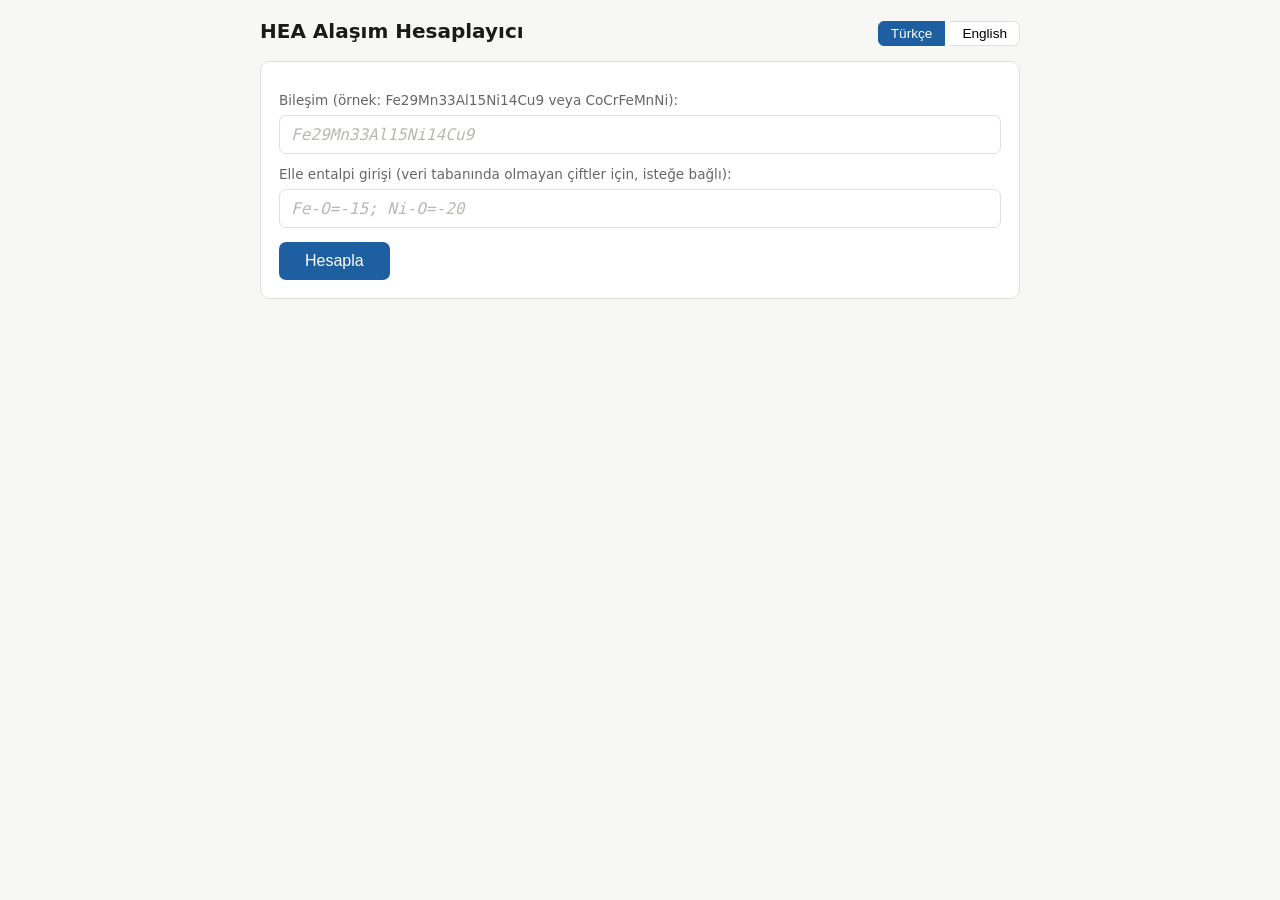
<file: hea_calculator.html>
<!DOCTYPE html>
<html lang="tr">
<head>
<meta charset="UTF-8">
<meta name="viewport" content="width=device-width, initial-scale=1.0">
<title>HEA Alloy Calculator — Magnetelligence Lab</title>
<style>
:root{--bg:#f7f7f5;--card:#ffffff;--ink:#1a1a1a;--muted:#666;--line:#e0e0dc;--acc:#1d5fa0;--neg:#1d5fa0;--pos:#a83232;}
*{box-sizing:border-box;margin:0;padding:0;}
body{font-family:"Segoe UI",system-ui,Arial,sans-serif;background:var(--bg);color:var(--ink);line-height:1.55;padding:16px;}
.wrap{max-width:760px;margin:0 auto;}
header{display:flex;justify-content:space-between;align-items:baseline;flex-wrap:wrap;gap:8px;margin-bottom:14px;}
h1{font-size:1.25rem;font-weight:600;}
.lang button{border:1px solid var(--line);background:var(--card);padding:4px 12px;cursor:pointer;font-size:.85rem;border-radius:6px 0 0 6px;}
.lang button:last-child{border-radius:0 6px 6px 0;border-left:none;}
.lang button.on{background:var(--acc);color:#fff;border-color:var(--acc);}
.card{background:var(--card);border:1px solid var(--line);border-radius:10px;padding:18px;margin-bottom:14px;}
label{display:block;font-size:.85rem;color:var(--muted);margin:10px 0 4px;}
input[type=text]{width:100%;padding:9px 11px;font-size:1rem;border:1px solid var(--line);border-radius:7px;font-family:Consolas,monospace;}
input[type=text]:focus{outline:2px solid var(--acc);border-color:var(--acc);}
input[type=text]::placeholder{color:#b8b8b2;font-style:italic;}
.row{display:flex;gap:12px;flex-wrap:wrap;}
.row>div{flex:1;min-width:200px;}
button.go{margin-top:14px;background:var(--acc);color:#fff;border:none;padding:10px 26px;font-size:1rem;border-radius:7px;cursor:pointer;}
button.go:hover{opacity:.9;}
.err{color:var(--pos);font-size:.9rem;margin-top:10px;display:none;}
#results{display:none;}
table.res{width:100%;border-collapse:collapse;margin:8px 0;}
table.res td{padding:7px 4px;border-bottom:1px solid var(--line);font-size:.95rem;}
table.res td:last-child{text-align:right;font-family:Consolas,monospace;font-weight:600;}
.pairs{display:flex;flex-wrap:wrap;gap:6px;margin-top:8px;}
.pair{font-family:Consolas,monospace;font-size:.82rem;padding:3px 9px;border-radius:5px;background:#eef3fa;color:var(--neg);}
.pair.p{background:#faeeee;color:var(--pos);}
.pair.z{background:#f0f0ee;color:#555;}
.src{font-size:.78rem;color:var(--muted);margin-top:12px;}
.frac{font-family:Consolas,monospace;font-size:.85rem;color:var(--muted);margin-bottom:4px;}
h2{font-size:1rem;font-weight:600;margin-bottom:6px;}
</style>
</head>
<body>
<div class="wrap">
<header>
  <h1 id="t_title"></h1>
  <div class="lang">
    <button id="btn_tr" onclick="setLang('tr')">Türkçe</button>
    <button id="btn_en" onclick="setLang('en')">English</button>
  </div>
</header>

<div class="card">
  <label id="t_formula" for="formula"></label>
  <input type="text" id="formula" placeholder="Fe29Mn33Al15Ni14Cu9" autocomplete="off">
  <label id="t_override" for="override"></label>
  <input type="text" id="override" placeholder="Fe-O=-15; Ni-O=-20" autocomplete="off">
  <button class="go" id="t_calc" onclick="calc()"></button>
  <div class="err" id="errbox"></div>
</div>

<div class="card" id="results">
  <h2 id="res_name"></h2>
  <div class="frac" id="res_basis"></div>
  <div class="frac" id="res_nominal"></div>
  <div class="frac" id="res_frac"></div>
  <table class="res">
    <tr><td id="t_delta"></td><td id="v_delta"></td></tr>
    <tr><td id="t_dchi"></td><td id="v_dchi"></td></tr>
    <tr><td id="t_vec"></td><td id="v_vec"></td></tr>
    <tr><td id="t_dh"></td><td id="v_dh"></td></tr>
    <tr><td id="t_ds"></td><td id="v_ds"></td></tr>
  </table>
  <h2 id="t_pairs" style="margin-top:14px"></h2>
  <div class="pairs" id="pairbox"></div>
  <div class="src" id="t_src"></div>
</div>
</div>

<script>
const DHMIX={"Ag-Al":-4,"Ag-As":-8,"Ag-B":5,"Ag-Be":6,"Ag-C":-32,"Ag-Ca":-28,"Ag-Co":19,"Ag-Cr":27,"Ag-Cu":2,"Ag-Fe":28,"Ag-Ga":-5,"Ag-Ge":-17.5,"Ag-H":-10,"Ag-K":7,"Ag-Li":-16,"Ag-Mg":-10,"Ag-Mn":13,"Ag-Mo":37,"Ag-N":-94,"Ag-Na":0,"Ag-Nb":16,"Ag-Ni":15,"Ag-P":-18.5,"Ag-Pd":-7,"Ag-Rb":7,"Ag-Rh":10,"Ag-Ru":23,"Ag-Sc":-28,"Ag-Si":-20,"Ag-Sr":-27,"Ag-Tc":24,"Ag-Ti":-2,"Ag-V":17,"Ag-Y":-29,"Ag-Zn":-4,"Ag-Zr":-20,"Al-B":0,"Al-Be":0,"Al-C":-36,"Al-H":-8,"Al-Li":-4,"Al-Mg":-2,"Al-N":-92,"Al-Na":13,"Al-As":-6,"As-B":10,"As-Be":7,"As-C":-14,"As-Ca":-61,"As-Co":-18,"As-Cr":-19,"As-Cu":-3,"As-Fe":-14,"As-Ga":-6,"As-Ge":-12.5,"As-H":-1,"As-K":-11,"As-Li":-29,"As-Mg":-21,"As-Mn":-31,"As-N":-59,"As-Na":-14,"As-Ni":-19,"As-P":-2.5,"As-Sc":-77,"As-Si":-17,"As-Ti":-60,"As-V":-35,"As-Zn":-6,"Ag-Au":-6,"Al-Au":-22,"As-Au":-11,"Au-B":-2,"Au-Ba":-60,"Au-Be":0,"Au-C":-20,"Au-Ca":-60,"Au-Cd":-11,"Au-Ce":-73,"Au-Co":7,"Au-Cr":0,"Au-Cs":-9,"Au-Cu":-9,"Au-Dy":-74,"Au-Er":-74,"Au-Eu":-58,"Au-Fe":8,"Au-Ga":-19,"Au-Gd":-74,"Au-Ge":-21.5,"Au-H":-8,"Au-Hf":-63,"Au-Ho":-72,"Au-In":-11,"Au-Ir":13,"Au-K":-9,"Au-La":-73,"Au-Li":-37,"Au-Lu":-75,"Au-Mg":-32,"Au-Mn":-11,"Au-Mo":3,"Au-N":-58,"Au-Na":-14,"Au-Nb":-32,"Au-Nd":-73,"Au-Ni":7,"Au-Os":18,"Au-P":-13.5,"Au-Pd":0,"Au-Pm":-75,"Au-Pr":-73,"Au-Pt":4,"Au-Rb":-10,"Au-Re":20,"Au-Rh":7,"Au-Ru":15,"Au-Sb":-4,"Au-Sc":-74,"Au-Si":-30,"Au-Sm":-74,"Au-Sn":-10,"Au-Sr":-59,"Au-Ta":-32,"Au-Tb":-74,"Au-Tc":14,"Au-Ti":-47,"Au-Tm":-74,"Au-V":-19,"Au-W":12,"Au-Y":-74,"Au-Yb":-59,"Au-Zn":-16,"Au-Zr":-74,"B-Be":0,"B-H":5,"B-Li":-6,"Ag-Ba":-28,"Al-Ba":-20,"As-Ba":-66,"B-Ba":-19,"Ba-Be":-10,"Ba-C":-90,"Ba-Ca":1,"Ba-Cd":-36,"Ba-Co":11,"Ba-Cr":50,"Ba-Cs":12,"Ba-Cu":-9,"Ba-Fe":37,"Ba-Ga":-30,"Ba-Ge":-63.5,"Ba-H":-49,"Ba-In":-42,"Ba-K":6,"Ba-Li":0,"Ba-Mg":-4,"Ba-Mn":29,"Ba-Mo":73,"Ba-N":-212,"Ba-Na":-3,"Ba-Nb":81,"Ba-Ni":0,"Ba-P":-85.5,"Ba-Pd":-62,"Ba-Rb":9,"Ba-Rh":-21,"Ba-Ru":6,"Ba-Sb":-72,"Ba-Sc":28,"Ba-Si":-52,"Ba-Sn":-51,"Ba-Sr":0,"Ba-Tc":11,"Ba-Ti":57,"Ba-V":57,"Ba-Y":20,"Ba-Zn":-23,"Ba-Zr":52,"Be-H":2,"Be-Li":-5,"Ag-Bi":2,"Al-Bi":10,"As-Bi":7,"Au-Bi":2,"B-Bi":31,"Ba-Bi":-68,"Be-Bi":26,"Bi-C":-12,"Bi-Ca":-56,"Bi-Cd":1,"Bi-Ce":-57,"Bi-Co":14,"Bi-Cr":24,"Bi-Cs":-27,"Bi-Cu":15,"Bi-Dy":-53,"Bi-Er":-52,"Bi-Eu":-58,"Bi-Fe":26,"Bi-Ga":4,"Bi-Gd":-54,"Bi-Ge":-7.5,"Bi-H":0,"Bi-Hf":-30,"Bi-Hg":1,"Bi-Ho":-52,"Bi-In":-1,"Bi-Ir":14,"Bi-K":-24,"Bi-La":-58,"Bi-Li":-23,"Bi-Lu":-51,"Bi-Mg":-10,"Bi-Mn":3,"Bi-Mo":38,"Bi-N":-80,"Bi-Na":-20,"Bi-Nb":12,"Bi-Nd":-55,"Bi-Ni":10,"Bi-Os":29,"Bi-P":5.5,"Bi-Pb":0,"Bi-Pd":-21,"Bi-Pm":-55,"Bi-Pr":-56,"Bi-Pt":-8,"Bi-Rb":-26,"Bi-Re":40,"Bi-Rh":3,"Bi-Ru":23,"Bi-Sb":1,"Bi-Sc":-46,"Bi-Si":-2,"Bi-Sm":-54,"Bi-Sn":1,"Bi-Sr":-61,"Bi-Ta":9,"Bi-Tb":-53,"Bi-Tc":23,"Bi-Ti":-14,"Bi-Tl":-1,"Bi-Tm":-51,"Bi-V":10,"Bi-W":45,"Bi-Y":-54,"Bi-Yb":-55,"Bi-Zn":4,"Bi-Zr":-40,"B-C":-10,"Be-C":-15,"C-H":-3,"C-Li":-61,"Al-Ca":-20,"B-Ca":-22,"Be-Ca":-14,"C-Ca":-89,"Ca-H":-46,"Ca-K":12,"Ca-Li":-1,"Ca-Mg":-6,"Ca-N":-201,"Ca-Na":1,"Ca-P":-81.5,"Ca-Si":-51,"Ag-Cd":-2,"Al-Cd":3,"As-Cd":-4,"B-Cd":13,"Be-Cd":11,"C-Cd":-27,"Ca-Cd":-32,"Cd-Co":6,"Cd-Cr":17,"Cd-Cu":6,"Cd-Fe":17,"Cd-Ga":1,"Cd-Ge":-14.5,"Cd-H":-6,"Cd-K":1,"Cd-Li":-13,"Cd-Mg":-6,"Cd-Mn":2,"Cd-Mo":28,"Cd-N":-91,"Cd-Na":-3,"Cd-Nb":11,"Cd-Ni":2,"Cd-P":-11.5,"Cd-Pd":-26,"Cd-Rb":1,"Cd-Rh":-6,"Cd-Ru":9,"Cd-Sc":-30,"Cd-Si":-13,"Cd-Sr":-33,"Cd-Tc":10,"Cd-Ti":-8,"Cd-V":9,"Cd-Y":-35,"Cd-Zn":1,"Cd-Zr":-26,"Ag-Ce":-30,"Al-Ce":-38,"As-Ce":-81,"B-Ce":-48,"Ba-Ce":17,"Be-Ce":-30,"C-Ce":-116,"Ca-Ce":9,"Cd-Ce":-36,"Ce-Co":-18,"Ce-Cr":15,"Ce-Cs":59,"Ce-Cu":-21,"Ce-Fe":3,"Ce-Ga":-41,"Ce-Ge":-73.5,"Ce-H":-61,"Ce-In":-38,"Ce-K":47,"Ce-La":0,"Ce-Li":7,"Ce-Mg":-7,"Ce-Mn":1,"Ce-Mo":29,"Ce-N":-234,"Ce-Na":25,"Ce-Nb":34,"Ce-Ni":-28,"Ce-P":-112.5,"Ce-Pd":-83,"Ce-Rb":53,"Ce-Rh":-52,"Ce-Ru":-30,"Ce-Sb":-70,"Ce-Sc":2,"Ce-Si":-73,"Ce-Sn":-52,"Ce-Sr":15,"Ce-Tc":-25,"Ce-Ti":18,"Ce-V":20,"Ce-Y":0,"Ce-Zn":-31,"Ce-Zr":12,"Al-Co":-19,"B-Co":-24,"Be-Co":-4,"C-Co":-42,"Ca-Co":2,"Co-Cr":-4,"Co-Fe":-1,"Co-H":-23,"Co-K":55,"Co-Li":8,"Co-Mg":3,"Co-Mn":-5,"Co-N":-75,"Co-Na":41,"Co-P":-35.5,"Co-Sc":-30,"Co-Si":-38,"Co-Ti":-28,"Co-V":-14,"Al-Cr":-10,"B-Cr":-31,"Be-Cr":-7,"C-Cr":-61,"Ca-Cr":38,"Cr-H":-28,"Cr-K":91,"Cr-Li":35,"Cr-Mg":24,"Cr-N":-107,"Cr-Na":71,"Cr-P":-49.5,"Cr-Sc":1,"Cr-Si":-37,"Cr-Ti":-7,"Cr-V":-2,"Ag-Cs":8,"Al-Cs":26,"As-Cs":-12,"B-Cs":29,"Be-Cs":29,"C-Cs":-43,"Ca-Cs":19,"Cd-Cs":1,"Co-Cs":58,"Cr-Cs":97,"Cs-Cu":28,"Cs-Fe":85,"Cs-Ga":14,"Cs-Ge":-19.5,"Cs-H":-16,"Cs-In":-4,"Cs-K":0,"Cs-Li":16,"Cs-Mg":25,"Cs-Mn":71,"Cs-Mo":128,"Cs-N":-155,"Cs-Na":3,"Cs-Nb":135,"Cs-Ni":48,"Cs-P":-24.5,"Cs-Pd":-9,"Cs-Rb":0,"Cs-Rh":34,"Cs-Ru":64,"Cs-Sb":-25,"Cs-Sc":70,"Cs-Si":-3,"Cs-Sn":-7,"Cs-Sr":14,"Cs-Tc":69,"Cs-Ti":104,"Cs-V":103,"Cs-Y":62,"Cs-Zn":15,"Cs-Zr":101,"Al-Cu":-1,"B-Cu":0,"Be-Cu":0,"C-Cu":-33,"Ca-Cu":-13,"Co-Cu":6,"Cr-Cu":12,"Cu-Fe":13,"Cu-H":-6,"Cu-K":25,"Cu-Li":-5,"Cu-Mg":-3,"Cu-Mn":4,"Cu-N":-84,"Cu-Na":16,"Cu-Ni":4,"Cu-P":-17.5,"Cu-Sc":-24,"Cu-Si":-19,"Cu-Ti":-9,"Cu-V":5,"Ag-Dy":-29,"Al-Dy":-38,"As-Dy":-80,"B-Dy":-51,"Ba-Dy":21,"Be-Dy":-32,"C-Dy":-117,"Ca-Dy":12,"Cd-Dy":-34,"Ce-Dy":0,"Co-Dy":-23,"Cr-Dy":9,"Cs-Dy":63,"Cu-Dy":-22,"Dy-Eu":15,"Dy-Fe":-3,"Dy-Ga":-40,"Dy-Gd":0,"Dy-Ge":-71.5,"Dy-H":-61,"Dy-In":-35,"Dy-K":51,"Dy-La":0,"Dy-Li":9,"Dy-Mg":-6,"Dy-Mn":-3,"Dy-Mo":22,"Dy-N":-231,"Dy-Na":29,"Dy-Nb":27,"Dy-Nd":0,"Dy-Ni":-32,"Dy-P":-112.5,"Dy-Pd":-84,"Dy-Pm":0,"Dy-Pr":0,"Dy-Rb":58,"Dy-Rh":-55,"Dy-Ru":-35,"Dy-Sb":-67,"Dy-Sc":1,"Dy-Si":-74,"Dy-Sm":0,"Dy-Sn":-50,"Dy-Sr":18,"Dy-Tb":0,"Dy-Tc":-30,"Dy-Ti":14,"Dy-V":15,"Dy-Y":0,"Dy-Zn":-31,"Dy-Zr":8,"Ag-Er":-29,"Al-Er":-38,"As-Er":-79,"B-Er":-52,"Ba-Er":22,"Be-Er":-33,"C-Er":-118,"Ca-Er":13,"Cd-Er":-33,"Ce-Er":0,"Co-Er":-24,"Cr-Er":8,"Cs-Er":65,"Cu-Er":-23,"Dy-Er":0,"Er-Eu":16,"Er-Fe":-5,"Er-Ga":-40,"Er-Gd":0,"Er-Ge":-71.5,"Er-H":-61,"Er-Ho":0,"Er-In":-34,"Er-K":53,"Er-La":1,"Er-Li":9,"Er-Mg":-5,"Er-Mn":-4,"Er-Mo":20,"Er-N":-230,"Er-Na":30,"Er-Nb":26,"Er-Nd":0,"Er-Ni":-34,"Er-P":-113.5,"Er-Pd":-85,"Er-Pm":0,"Er-Pr":0,"Er-Rb":59,"Er-Rh":-57,"Er-Ru":-37,"Er-Sb":-66,"Er-Sc":0,"Er-Si":-74,"Er-Sm":0,"Er-Sn":-49,"Er-Sr":20,"Er-Tb":0,"Er-Tc":-32,"Er-Ti":13,"Er-V":14,"Er-Y":0,"Er-Zn":-31,"Er-Zr":7,"Ag-Eu":-27,"Al-Eu":-19,"As-Eu":-60,"B-Eu":-19,"Ba-Eu":0,"Be-Eu":-12,"C-Eu":-87,"Ca-Eu":0,"Cd-Eu":-32,"Ce-Eu":12,"Co-Eu":7,"Cr-Eu":43,"Cs-Eu":16,"Cu-Eu":-10,"Eu-Fe":30,"Eu-Ga":-27,"Eu-Ge":-58.5,"Eu-H":-45,"Eu-In":-35,"Eu-K":10,"Eu-La":11,"Eu-Li":-1,"Eu-Mg":-5,"Eu-Mn":23,"Eu-Mo":63,"Eu-N":-231,"Eu-Na":0,"Eu-Nb":69,"Eu-Nd":13,"Eu-Ni":-3,"Eu-P":-79.5,"Eu-Pd":-61,"Eu-Pm":14,"Eu-Pr":13,"Eu-Rb":13,"Eu-Rh":-24,"Eu-Ru":2,"Eu-Sb":-63,"Eu-Sc":21,"Eu-Si":-49,"Eu-Sm":14,"Eu-Sn":-44,"Eu-Sr":0,"Eu-Tc":6,"Eu-Ti":48,"Eu-V":49,"Eu-Y":14,"Eu-Zn":-21,"Eu-Zr":42,"Al-Fe":-11,"B-Fe":-26,"Be-Fe":-4,"C-Fe":-50,"Ca-Fe":25,"Cr-Fe":-1,"Fe-H":-23,"Fe-K":81,"Fe-Li":26,"Fe-Mg":18,"Fe-Mn":0,"Fe-N":-87,"Fe-Na":62,"Fe-P":-39.5,"Fe-Sc":-11,"Fe-Si":-35,"Fe-Ti":-17,"Fe-V":-7,"Al-Ga":1,"B-Ga":6,"Be-Ga":5,"C-Ga":-33,"Ca-Ga":-28,"Co-Ga":-11,"Cr-Ga":-1,"Cu-Ga":1,"Fe-Ga":-2,"Ga-H":-8,"Ga-K":12,"Ga-Li":-9,"Ga-Mg":-4,"Ga-Mn":-13,"Ga-N":-95,"Ga-Na":5,"Ga-Ni":-15,"Ga-P":-18.5,"Ga-Sc":-38,"Ga-Si":-17,"Ga-Ti":-23,"Ga-V":-8,"Ga-Zn":0,"Ag-Gd":-29,"Al-Gd":-39,"As-Gd":-80,"B-Gd":-50,"Ba-Gd":20,"Be-Gd":-32,"C-Gd":-117,"Ca-Gd":11,"Cd-Gd":-35,"Ce-Gd":0,"Co-Gd":-22,"Cr-Gd":11,"Cs-Gd":62,"Cu-Gd":-22,"Eu-Gd":14,"Fe-Gd":-1,"Ga-Gd":-40,"Gd-Ge":-72.5,"Gd-H":-61,"Gd-In":-36,"Gd-K":50,"Gd-La":0,"Gd-Li":8,"Gd-Mg":-6,"Gd-Mn":-1,"Gd-Mo":24,"Gd-N":-232,"Gd-Na":28,"Gd-Nb":30,"Gd-Nd":0,"Gd-Ni":-31,"Gd-P":-113.5,"Gd-Pd":-84,"Gd-Pm":0,"Gd-Pr":0,"Gd-Rb":56,"Gd-Rh":-54,"Gd-Ru":-34,"Gd-Sb":-68,"Gd-Sc":1,"Gd-Si":-73,"Gd-Sm":0,"Gd-Sn":-51,"Gd-Sr":17,"Gd-Tc":-29,"Gd-Ti":15,"Gd-V":17,"Gd-Y":0,"Gd-Zn":-31,"Gd-Zr":9,"Al-Ge":-14.5,"B-Ge":-0.5,"Be-Ge":-3.5,"C-Ge":-29.5,"Ca-Ge":-59.5,"Co-Ge":-21.5,"Cr-Ge":-18.5,"Cu-Ge":-11.5,"Fe-Ge":-15.5,"Ga-Ge":-15.5,"Ge-H":-14.5,"Ge-K":-19.5,"Ge-Li":-34.5,"Ge-Mg":-26.5,"Ge-Mn":-31.5,"Ge-N":-78.5,"Ge-Na":-21.5,"Ge-Ni":-23.5,"Ge-P":-17,"Ge-Sc":-69.5,"Ge-Si":-14.5,"Ge-Ti":-51.5,"Ge-V":-31.5,"Ge-Zn":-15.5,"Ag-Hf":-13,"Al-Hf":-39,"As-Hf":-75,"B-Hf":-66,"Ba-Hf":54,"Be-Hf":-37,"C-Hf":-123,"Ca-Hf":39,"Cd-Hf":-19,"Ce-Hf":14,"Co-Hf":-35,"Cr-Hf":-9,"Cs-Hf":104,"Cu-Hf":-17,"Dy-Hf":10,"Er-Hf":9,"Eu-Hf":44,"Fe-Hf":-21,"Ga-Hf":-34,"Gd-Hf":11,"Ge-Hf":-65.5,"H-Hf":-63,"Hf-Ho":10,"Hf-In":-18,"Hf-K":92,"Hf-La":15,"Hf-Li":30,"Hf-Lu":8,"Hf-Mg":10,"Hf-Mn":-12,"Hf-Mo":-4,"Hf-N":-218,"Hf-Na":63,"Hf-Nb":4,"Hf-Nd":13,"Hf-Ni":-42,"Hf-P":-117.5,"Hf-Pd":-80,"Hf-Pm":11,"Hf-Pr":13,"Hf-Rb":98,"Hf-Rh":-63,"Hf-Ru":-52,"Hf-Sb":-50,"Hf-Sc":5,"Hf-Si":-77,"Hf-Sm":11,"Hf-Sn":-35,"Hf-Sr":50,"Hf-Tb":10,"Hf-Tc":-47,"Hf-Ti":0,"Hf-Tm":9,"Hf-V":-2,"Hf-Y":11,"Hf-Yb":38,"Hf-Zn":-24,"Hf-Zr":0,"Ag-Hg":-1,"Al-Hg":4,"As-Hg":0,"Au-Hg":-4,"B-Hg":19,"Ba-Hg":-49,"Be-Hg":15,"C-Hg":-20,"Ca-Hg":-43,"Cd-Hg":0,"Ce-Hg":-44,"Co-Hg":12,"Cr-Hg":21,"Cs-Hg":-11,"Cu-Hg":8,"Dy-Hg":-42,"Er-Hg":-41,"Eu-Hg":-43,"Fe-Hg":22,"Ga-Hg":1,"Gd-Hg":-43,"Ge-Hg":-11.5,"H-Hg":-3,"Hf-Hg":-23,"Hg-Ho":-41,"Hg-In":-1,"Hg-Ir":9,"Hg-K":-10,"Hg-La":-45,"Hg-Li":-19,"Hg-Lu":-41,"Hg-Mg":-10,"Hg-Mn":4,"Hg-Mo":32,"Hg-N":-81,"Hg-Na":-11,"Hg-Nb":11,"Hg-Nd":-43,"Hg-Ni":8,"Hg-Os":23,"Hg-P":-4.5,"Hg-Pd":-18,"Hg-Pm":-43,"Hg-Pr":-43,"Hg-Pt":-9,"Hg-Rb":-11,"Hg-Re":33,"Hg-Rh":2,"Hg-Ru":18,"Hg-Sb":-1,"Hg-Sc":-37,"Hg-Si":-10,"Hg-Sm":-43,"Hg-Sn":0,"Hg-Sr":-45,"Hg-Ta":9,"Hg-Tb":-42,"Hg-Tc":18,"Hg-Ti":-10,"Hg-Tm":-41,"Hg-V":10,"Hg-W":38,"Hg-Y":-43,"Hg-Yb":-42,"Hg-Zn":1,"Hg-Zr":-31,"Ag-Ho":-29,"Al-Ho":-38,"As-Ho":-79,"B-Ho":-50,"Ba-Ho":20,"Be-Ho":-32,"C-Ho":-116,"Ca-Ho":11,"Cd-Ho":-33,"Ce-Ho":0,"Co-Ho":-22,"Cr-Ho":10,"Cs-Ho":62,"Cu-Ho":-22,"Dy-Ho":0,"Eu-Ho":15,"Fe-Ho":-2,"Ga-Ho":-39,"Gd-Ho":0,"Ge-Ho":-71.5,"H-Ho":-60,"Ho-In":-35,"Ho-K":51,"Ho-La":0,"Ho-Li":8,"Ho-Mg":-6,"Ho-Mn":-2,"Ho-Mo":22,"Ho-N":-229,"Ho-Na":28,"Ho-Nb":28,"Ho-Nd":0,"Ho-Ni":-31,"Ho-P":-111.5,"Ho-Pd":-83,"Ho-Pm":0,"Ho-Pr":0,"Ho-Rb":57,"Ho-Rh":-54,"Ho-Ru":-34,"Ho-Sb":-66,"Ho-Sc":1,"Ho-Si":-73,"Ho-Sm":0,"Ho-Sn":-49,"Ho-Sr":18,"Ho-Tb":0,"Ho-Tc":-29,"Ho-Ti":14,"Ho-V":16,"Ho-Y":0,"Ho-Zn":-30,"Ho-Zr":9,"Ag-In":-2,"Al-In":7,"As-In":-3,"B-In":18,"Be-In":16,"C-In":-27,"Ca-In":-35,"Cd-In":0,"Co-In":7,"Cr-In":20,"Cu-In":10,"Fe-In":19,"Ga-In":3,"Ge-In":-13.5,"H-In":-6,"In-K":-4,"In-Li":-12,"In-Mg":-4,"In-Mn":3,"In-Mo":33,"In-N":-98,"In-Na":-5,"In-Nb":15,"In-Ni":2,"In-P":-10.5,"In-Pd":-31,"In-Rb":-4,"In-Rh":-8,"In-Ru":10,"In-Sc":-30,"In-Si":-10,"In-Sr":-37,"In-Tc":11,"In-Ti":-5,"In-V":12,"In-Y":-36,"In-Zn":3,"In-Zr":-25,"Ag-Ir":16,"Al-Ir":-30,"As-Ir":-19,"B-Ir":-26,"Ba-Ir":-14,"Be-Ir":-5,"C-Ir":-32,"Ca-Ir":-23,"Cd-Ir":0,"Ce-Ir":-50,"Co-Ir":-3,"Cr-Ir":-18,"Cs-Ir":45,"Cu-Ir":0,"Dy-Ir":-55,"Er-Ir":-56,"Eu-Ir":-18,"Fe-Ir":-9,"Ga-Ir":-21,"Gd-Ir":-53,"Ge-Ir":-24.5,"H-Ir":-20,"Hf-Ir":-68,"Ho-Ir":-53,"In-Ir":0,"Ir-K":42,"Ir-La":-48,"Ir-Li":-9,"Ir-Lu":-59,"Ir-Mg":-13,"Ir-Mn":-18,"Ir-Mo":-21,"Ir-N":-54,"Ir-Na":28,"Ir-Nb":-53,"Ir-Nd":-51,"Ir-Ni":-2,"Ir-Os":-1,"Ir-P":-30.5,"Ir-Pd":6,"Ir-Pm":-55,"Ir-Pr":-52,"Ir-Rb":44,"Ir-Re":-3,"Ir-Rh":1,"Ir-Ru":-1,"Ir-Sb":1,"Ir-Sc":-62,"Ir-Si":-43,"Ir-Sm":-53,"Ir-Sn":-5,"Ir-Sr":-16,"Ir-Ta":-52,"Ir-Tb":-55,"Ir-Tc":-2,"Ir-Ti":-57,"Ir-Tm":-56,"Ir-V":-34,"Ir-W":-16,"Ir-Y":-53,"Ir-Yb":-22,"Ir-Zn":-13,"Ir-Zr":-76,"Al-K":23,"B-K":27,"Be-K":27,"C-K":-43,"H-K":-16,"K-Li":11,"K-Mg":20,"K-N":-152,"K-Na":1,"K-P":-24.5,"K-Si":-4,"Ag-La":-30,"Al-La":-38,"As-La":-81,"B-La":-47,"Ba-La":16,"Be-La":-29,"C-La":-116,"Ca-La":8,"Cd-La":-36,"Co-La":-17,"Cr-La":17,"Cs-La":57,"Cu-La":-21,"Fe-La":5,"Ga-La":-41,"Ge-La":-73.5,"H-La":-60,"In-La":-39,"K-La":46,"La-Li":6,"La-Mg":-7,"La-Mn":3,"La-Mo":31,"La-N":-235,"La-Na":24,"La-Nb":36,"La-Ni":-27,"La-P":-112.5,"La-Pd":-82,"La-Rb":52,"La-Rh":-50,"La-Ru":-28,"La-Sb":-71,"La-Sc":2,"La-Si":-73,"La-Sn":-53,"La-Sr":14,"La-Tc":-23,"La-Ti":20,"La-V":22,"La-Y":0,"La-Zn":-31,"La-Zr":13,"H-Li":-25,"Ag-Lu":-30,"Al-Lu":-39,"As-Lu":-80,"B-Lu":-54,"Ba-Lu":24,"Be-Lu":-35,"C-Lu":-119,"Ca-Lu":14,"Cd-Lu":-33,"Ce-Lu":1,"Co-Lu":-27,"Cr-Lu":5,"Cs-Lu":67,"Cu-Lu":-24,"Dy-Lu":0,"Er-Lu":0,"Eu-Lu":18,"Fe-Lu":-7,"Ga-Lu":-40,"Gd-Lu":0,"Ge-Lu":-71.5,"H-Lu":-61,"Ho-Lu":0,"In-Lu":-34,"K-Lu":55,"La-Lu":1,"Li-Lu":10,"Lu-Mg":-5,"Lu-Mn":-6,"Lu-Mo":17,"Lu-N":-231,"Lu-Na":31,"Lu-Nb":23,"Lu-Nd":0,"Lu-Ni":-36,"Lu-P":-114.5,"Lu-Pd":-87,"Lu-Pm":0,"Lu-Pr":0,"Lu-Rb":61,"Lu-Rh":-59,"Lu-Ru":-40,"Lu-Sb":-66,"Lu-Sc":0,"Lu-Si":-75,"Lu-Sm":0,"Lu-Sn":-49,"Lu-Sr":21,"Lu-Tb":0,"Lu-Tc":-35,"Lu-Ti":11,"Lu-Tm":0,"Lu-V":11,"Lu-Y":0,"Lu-Yb":14,"Lu-Zn":-31,"Lu-Zr":6,"B-Mg":-4,"Be-Mg":-3,"C-Mg":-55,"H-Mg":-19,"Li-Mg":0,"Mg-N":-134,"Mg-Na":10,"Al-Mn":-19,"B-Mn":-32,"Be-Mn":-10,"C-Mn":-66,"Ca-Mn":19,"Cr-Mn":2,"H-Mn":-34,"K-Mn":66,"Li-Mn":19,"Mg-Mn":10,"Mn-N":-119,"Mn-Na":49,"Mn-P":-57.5,"Mn-Sc":-8,"Mn-Si":-45,"Mn-Ti":-8,"Mn-V":-1,"Al-Mo":-5,"As-Mo":-16,"B-Mo":-34,"Be-Mo":-7,"C-Mo":-67,"Ca-Mo":56,"Co-Mo":-5,"Cr-Mo":0,"Cu-Mo":19,"Fe-Mo":-2,"Ga-Mo":7,"Ge-Mo":-13.5,"H-Mo":-28,"K-Mo":120,"Li-Mo":49,"Mg-Mo":36,"Mn-Mo":5,"Mo-N":-115,"Mo-Na":93,"Mo-Nb":-6,"Mo-Ni":-7,"Mo-P":-53.5,"Mo-Rb":125,"Mo-Sc":11,"Mo-Si":-35,"Mo-Sr":69,"Mo-Ti":-4,"Mo-V":0,"Mo-Y":24,"Mo-Zn":12,"Mo-Zr":-6,"B-N":-28,"Be-N":-39,"C-N":-2,"H-N":-18,"Li-N":-145,"B-Na":18,"Be-Na":18,"C-Na":-45,"H-Na":-16,"Li-Na":4,"N-Na":-141,"Al-Nb":-18,"As-Nb":-44,"B-Nb":-54,"Be-Nb":-25,"C-Nb":-102,"Ca-Nb":63,"Co-Nb":-25,"Cr-Nb":-7,"Cu-Nb":3,"Fe-Nb":-16,"Ga-Nb":-8,"Ge-Nb":-36.5,"H-Nb":-46,"K-Nb":123,"Li-Nb":51,"Mg-Nb":32,"Mn-Nb":-4,"N-Nb":-174,"Na-Nb":93,"Nb-Ni":-30,"Nb-P":-89.5,"Nb-Rb":130,"Nb-Sc":18,"Nb-Si":-56,"Nb-Sr":76,"Nb-Ti":2,"Nb-V":-1,"Nb-Y":30,"Nb-Zn":-1,"Nb-Zr":4,"Ag-Nd":-29,"Al-Nd":-38,"As-Nd":-80,"B-Nd":-49,"Ba-Nd":18,"Be-Nd":-31,"C-Nd":-116,"Ca-Nd":10,"Cd-Nd":-35,"Ce-Nd":0,"Co-Nd":-20,"Cr-Nd":13,"Cs-Nd":60,"Cu-Nd":-22,"Fe-Nd":1,"Ga-Nd":-40,"Ge-Nd":-101.5,"H-Nd":-61,"In-Nd":-37,"K-Nd":49,"La-Nd":0,"Li-Nd":7,"Mg-Nd":-6,"Mn-Nd":0,"Mo-Nd":26,"N-Nd":-235,"Na-Nd":26,"Nb-Nd":32,"Nd-Ni":-30,"Nd-P":-112.5,"Nd-Pd":-83,"Nd-Pr":0,"Nd-Rb":55,"Nd-Rh":-53,"Nd-Ru":-32,"Nd-Sb":-69,"Nd-Sc":2,"Nd-Si":-73,"Nd-Sn":-51,"Nd-Sr":16,"Nd-Tc":-27,"Nd-Ti":17,"Nd-V":18,"Nd-Y":0,"Nd-Zn":-31,"Nd-Zr":10,"Al-Ni":-22,"B-Ni":-24,"Be-Ni":-4,"C-Ni":-39,"Ca-Ni":-7,"Co-Ni":0,"Cr-Ni":-7,"Fe-Ni":-2,"H-Ni":-23,"K-Ni":45,"Li-Ni":1,"Mg-Ni":-4,"Mn-Ni":-8,"N-Ni":-69,"Na-Ni":32,"Ni-P":-34.5,"Ni-Sc":-39,"Ni-Si":-40,"Ni-Ti":-35,"Ni-V":-18,"Ag-Os":28,"Al-Os":-18,"As-Os":-11,"B-Os":-24,"Ba-Os":15,"Be-Os":-2,"C-Os":-35,"Ca-Os":4,"Cd-Os":14,"Ce-Os":-24,"Co-Os":0,"Cr-Os":-11,"Cs-Os":74,"Cu-Os":10,"Dy-Os":-29,"Er-Os":-31,"Eu-Os":9,"Fe-Os":-4,"Ga-Os":-7,"Gd-Os":-28,"Ge-Os":-14.5,"H-Os":-19,"Hf-Os":-48,"Ho-Os":-28,"In-Os":16,"K-Os":70,"La-Os":-21,"Li-Os":11,"Lu-Os":-34,"Mg-Os":5,"Mn-Os":-9,"Mo-Os":-14,"N-Os":-60,"Na-Os":52,"Nb-Os":-39,"Nd-Os":-26,"Ni-Os":1,"Os-P":-29.5,"Os-Pd":8,"Os-Pm":-29,"Os-Pr":-26,"Os-Rb":72,"Os-Re":-1,"Os-Rh":2,"Os-Ru":0,"Os-Sb":14,"Os-Sc":-39,"Os-Si":-36,"Os-Sm":-28,"Os-Sn":9,"Os-Sr":13,"Os-Ta":-38,"Os-Tb":-30,"Os-Tc":0,"Os-Ti":-41,"Os-Tm":-31,"Os-V":-23,"Os-W":-10,"Os-Y":-28,"Os-Yb":4,"Os-Zn":-1,"Os-Zr":-55,"Al-P":-20.5,"B-P":0.5,"Be-P":-3.5,"C-P":-4.5,"H-P":0.5,"Li-P":-45.5,"Mg-P":-39.5,"N-P":-24.5,"Na-P":-26.5,"P-Si":-25.5,"Ag-Pa":0,"Al-Pa":-30,"As-Pa":-60,"Au-Pa":-43,"B-Pa":-54,"Ba-Pa":52,"Be-Pa":-27,"Bi-Pa":-15,"C-Pa":-105,"Ca-Pa":37,"Cd-Pa":-8,"Ce-Pa":14,"Co-Pa":-23,"Cr-Pa":-3,"Cs-Pa":104,"Cu-Pa":-7,"Dy-Pa":9,"Er-Pa":8,"Eu-Pa":43,"Fe-Pa":-11,"Ga-Pa":-25,"Gd-Pa":11,"Ge-Pa":-52.5,"H-Pa":-53,"Hf-Pa":-2,"Hg-Pa":-10,"Ho-Pa":10,"In-Pa":-7,"Ir-Pa":-50,"K-Pa":93,"La-Pa":15,"Li-Pa":30,"Lu-Pa":7,"Mg-Pa":14,"Mn-Pa":-5,"Mo-Pa":2,"N-Pa":-189,"Na-Pa":65,"Nb-Pa":4,"Nd-Pa":12,"Ni-Pa":-29,"Os-Pa":-33,"P-Pa":-98.5,"Pa-Pb":-9,"Pa-Pd":-59,"Pa-Pm":10,"Pa-Po":4,"Pa-Pr":12,"Pa-Pt":-68,"Pa-Rb":99,"Pa-Re":-17,"Pa-Rh":-46,"Pa-Ru":-36,"Pa-Sb":-34,"Pa-Sc":3,"Pa-Si":-66,"Pa-Sm":11,"Pa-Sn":-23,"Pa-Sr":48,"Pa-Ta":3,"Pa-Tb":10,"Pa-Tc":-31,"Pa-Ti":0,"Pa-Tl":1,"Pa-Tm":8,"Pa-V":1,"Pa-W":1,"Pa-Y":11,"Pa-Yb":36,"Pa-Zn":-15,"Pa-Zr":-3,"Ag-Pb":3,"Al-Pb":10,"As-Pb":6,"Au-Pb":2,"B-Pb":30,"Ba-Pb":-62,"Be-Pb":25,"C-Pb":-13,"Ca-Pb":-52,"Cd-Pb":2,"Ce-Pb":-50,"Co-Pb":17,"Cr-Pb":28,"Cs-Pb":-25,"Cu-Pb":15,"Dy-Pb":-46,"Er-Pb":-45,"Eu-Pb":-53,"Fe-Pb":29,"Ga-Pb":5,"Gd-Pb":-48,"Ge-Pb":-7.5,"H-Pb":-1,"Hf-Pb":-23,"Hg-Pb":1,"Ho-Pb":-46,"In-Pb":-1,"Ir-Pb":16,"K-Pb":-21,"La-Pb":-51,"Li-Pb":-21,"Lu-Pb":-45,"Mg-Pb":-8,"Mn-Pb":7,"Mo-Pb":42,"N-Pb":-82,"Na-Pb":-18,"Nb-Pb":17,"Nd-Pb":-49,"Ni-Pb":13,"Os-Pb":32,"P-Pb":4.5,"Pb-Pd":-18,"Pb-Pm":-49,"Pb-Pr":-49,"Pb-Pt":-5,"Pb-Rb":-23,"Pb-Re":44,"Pb-Rh":6,"Pb-Ru":25,"Pb-Sb":1,"Pb-Sc":-40,"Pb-Si":-2,"Pb-Sm":-48,"Pb-Sn":2,"Pb-Sr":-56,"Pb-Ta":15,"Pb-Tb":-47,"Pb-Tc":26,"Pb-Ti":-8,"Pb-Tl":-1,"Pb-Tm":-45,"Pb-V":15,"Pb-W":49,"Pb-Y":-48,"Pb-Yb":-50,"Pb-Zn":5,"Pb-Zr":-33,"Al-Pd":-46,"As-Pd":-36,"B-Pd":-24,"Be-Pd":-8,"C-Pd":-32,"Ca-Pd":-63,"Co-Pd":-1,"Cr-Pd":-15,"Cu-Pd":-14,"Fe-Pd":-4,"Ga-Pd":-42,"Ge-Pd":-43.5,"H-Pd":-27,"K-Pd":-9,"Li-Pd":-40,"Mg-Pd":-40,"Mn-Pd":-23,"Mo-Pd":-15,"N-Pd":-62,"Na-Pd":-15,"Nb-Pd":-53,"Ni-Pd":0,"P-Pd":-36.5,"Pd-Rb":-9,"Pd-Rh":2,"Pd-Ru":6,"Pd-Sc":-86,"Pd-Si":-55,"Pd-Sr":-61,"Pd-Tc":4,"Pd-Ti":-65,"Pd-V":-35,"Pd-Y":-84,"Pd-Zn":-33,"Pd-Zr":-91,"Ag-Pm":-30,"Al-Pm":-39,"As-Pm":-81,"B-Pm":-51,"Ba-Pm":20,"Be-Pm":-33,"C-Pm":-118,"Ca-Pm":11,"Cd-Pm":-35,"Ce-Pm":0,"Co-Pm":-23,"Cr-Pm":10,"Cs-Pm":63,"Cu-Pm":-23,"Fe-Pm":-2,"Ga-Pm":-41,"Ge-Pm":-73.5,"H-Pm":-61,"In-Pm":-37,"K-Pm":51,"La-Pm":0,"Li-Pm":8,"Mg-Pm":-6,"Mn-Pm":-2,"Mo-Pm":23,"N-Pm":-233,"Na-Pm":28,"Nb-Pm":29,"Nd-Pm":0,"Ni-Pm":-32,"P-Pm":-114.5,"Pd-Pm":-86,"Pm-Pr":0,"Pm-Rb":57,"Pm-Rh":-56,"Pm-Ru":-35,"Pm-Sb":-69,"Pm-Sc":1,"Pm-Si":-74,"Pm-Sn":-52,"Pm-Sr":18,"Pm-Tc":-30,"Pm-Ti":15,"Pm-V":16,"Pm-Y":0,"Pm-Zn":-32,"Pm-Zr":9,"Ag-Pr":-30,"Al-Pr":-38,"As-Pr":-81,"B-Pr":-49,"Ba-Pr":18,"Be-Pr":-31,"C-Pr":-117,"Ca-Pr":10,"Cd-Pr":-35,"Ce-Pr":0,"Co-Pr":-20,"Cr-Pr":13,"Cs-Pr":60,"Cu-Pr":-22,"Fe-Pr":1,"Ga-Pr":-41,"Ge-Pr":-72.5,"H-Pr":-61,"In-Pr":-37,"K-Pr":49,"La-Pr":0,"Li-Pr":7,"Mg-Pr":-6,"Mn-Pr":0,"Mo-Pr":26,"N-Pr":-233,"Na-Pr":26,"Nb-Pr":32,"Ni-Pr":-30,"P-Pr":-112.5,"Pd-Pr":-83,"Pr-Rb":55,"Pr-Rh":-53,"Pr-Ru":-32,"Pr-Sb":-69,"Pr-Sc":1,"Pr-Si":-73,"Pr-Sn":-52,"Pr-Sr":16,"Pr-Tc":-27,"Pr-Ti":17,"Pr-V":18,"Pr-Y":0,"Pr-Zn":-31,"Pr-Zr":10,"Ag-Pt":-1,"Al-Pt":-44,"As-Pt":-31,"B-Pt":-28,"Ba-Pt":-50,"Be-Pt":-10,"C-Pt":-30,"Ca-Pt":-55,"Cd-Pt":-18,"Ce-Pt":-81,"Co-Pt":-7,"Cr-Pt":-24,"Cs-Pt":10,"Cu-Pt":-12,"Dy-Pt":-84,"Er-Pt":-86,"Eu-Pt":-51,"Fe-Pt":-13,"Ga-Pt":-38,"Gd-Pt":-83,"Ge-Pt":-37.5,"H-Pt":-24,"Hf-Pt":-90,"Ho-Pt":-83,"In-Pt":-21,"Ir-Pt":0,"K-Pt":9,"La-Pt":-80,"Li-Pt":-33,"Lu-Pt":-88,"Mg-Pt":-35,"Mn-Pt":-28,"Mo-Pt":-28,"N-Pt":-52,"Na-Pt":-1,"Nb-Pt":-67,"Nd-Pt":-82,"Ni-Pt":-5,"Os-Pt":0,"P-Pt":-34.5,"Pd-Pt":2,"Pm-Pt":-85,"Pr-Pt":-82,"Pt-Rb":9,"Pt-Re":-4,"Pt-Rh":-2,"Pt-Ru":-1,"Pt-Sb":-17,"Pt-Sc":-89,"Pt-Si":-53,"Pt-Sm":-84,"Pt-Sn":-25,"Pt-Sr":-50,"Pt-Ta":-66,"Pt-Tb":-85,"Pt-Tc":-3,"Pt-Ti":-74,"Pt-Tm":-85,"Pt-V":-45,"Pt-W":-20,"Pt-Y":-83,"Pt-Yb":-54,"Pt-Zn":-29,"Pt-Zr":-100,"Al-Rb":25,"As-Rb":-12,"B-Rb":28,"Be-Rb":28,"C-Rb":-44,"Ca-Rb":15,"Co-Rb":57,"Cr-Rb":94,"Cu-Rb":27,"Fe-Rb":83,"Ga-Rb":13,"Ge-Rb":-19.5,"H-Rb":-16,"K-Rb":0,"Li-Rb":13,"Mg-Rb":23,"Mn-Rb":69,"N-Rb":-154,"Na-Rb":2,"Ni-Rb":47,"P-Rb":-24.5,"Rb-Sc":64,"Rb-Si":-4,"Rb-Ti":100,"Rb-V":100,"Rb-Zn":14,"Ag-Re":38,"Al-Re":-9,"As-Re":-6,"B-Re":-25,"Ba-Re":42,"Be-Re":0,"C-Re":-42,"Ca-Re":28,"Cd-Re":25,"Ce-Re":0,"Co-Re":2,"Cr-Re":-4,"Cs-Re":101,"Cu-Re":18,"Dy-Re":-7,"Er-Re":-9,"Eu-Re":34,"Fe-Re":0,"Ga-Re":3,"Gd-Re":-4,"Ge-Re":-7.5,"H-Re":-18,"Hf-Re":-30,"Ho-Re":-5,"In-Re":29,"K-Re":95,"La-Re":3,"Li-Re":29,"Lu-Re":-12,"Mg-Re":21,"Mn-Re":-1,"Mo-Re":-7,"N-Re":-72,"Na-Re":73,"Nb-Re":-26,"Nd-Re":-2,"Ni-Re":2,"P-Re":-32.5,"Pd-Re":6,"Pm-Re":-5,"Pr-Re":-2,"Rb-Re":98,"Re-Rh":1,"Re-Ru":-1,"Re-Sb":23,"Re-Sc":-17,"Re-Si":-31,"Re-Sm":-4,"Re-Sn":20,"Re-Sr":39,"Re-Ta":-24,"Re-Tb":-7,"Re-Tc":0,"Re-Ti":-25,"Re-Tm":-9,"Re-V":-13,"Re-W":-4,"Re-Y":-4,"Re-Yb":28,"Re-Zn":8,"Re-Zr":-35,"Al-Rh":-32,"As-Rh":-24,"B-Rh":-25,"Be-Rh":-6,"C-Rh":-35,"Ca-Rh":-28,"Co-Rh":-2,"Cr-Rh":-13,"Cu-Rh":-2,"Fe-Rh":-5,"Ga-Rh":-25,"Ge-Rh":-29.5,"H-Rh":-23,"K-Rh":31,"Li-Rh":-14,"Mg-Rh":-17,"Mn-Rh":-16,"Mo-Rh":-15,"N-Rh":-63,"Na-Rh":19,"Nb-Rh":-46,"Ni-Rh":-1,"P-Rh":-34.5,"Rb-Rh":33,"Rh-Ru":1,"Rh-Sc":-61,"Rh-Si":-46,"Rh-Sr":-22,"Rh-Tc":0,"Rh-Ti":-52,"Rh-V":-29,"Rh-Y":-54,"Rh-Zn":-17,"Rh-Zr":-72,"Al-Ru":-21,"As-Ru":-14,"B-Ru":-24,"Be-Ru":-3,"C-Ru":-35,"Ca-Ru":-4,"Co-Ru":-1,"Cr-Ru":-12,"Cu-Ru":7,"Fe-Ru":-5,"Ga-Ru":-11,"Ge-Ru":-18.5,"H-Ru":-20,"K-Ru":60,"Li-Ru":5,"Mg-Ru":0,"Mn-Ru":-11,"Mo-Ru":-14,"N-Ru":-61,"Na-Ru":44,"Nb-Ru":-41,"Ni-Ru":0,"P-Ru":-30.5,"Rb-Ru":62,"Ru-Sc":-44,"Ru-Si":-38,"Ru-Sr":5,"Ru-Tc":0,"Ru-Ti":-43,"Ru-V":-25,"Ru-Y":-34,"Ru-Zn":-5,"Ru-Zr":-59,"Ag-Sb":-4,"Al-Sb":2,"As-Sb":3,"B-Sb":23,"Be-Sb":18,"C-Sb":-13,"Ca-Sb":-62,"Cd-Sb":-2,"Co-Sb":2,"Cr-Sb":7,"Cu-Sb":7,"Fe-Sb":10,"Ga-Sb":-1,"Ge-Sb":-10.5,"H-Sb":-1,"In-Sb":-4,"K-Sb":-22,"Li-Sb":-28,"Mg-Sb":-16,"Mn-Sb":-11,"Mo-Sb":17,"N-Sb":-74,"Na-Sb":-20,"Nb-Sb":-11,"Ni-Sb":-1,"P-Sb":2.5,"Pd-Sb":-28,"Rb-Sb":-24,"Rh-Sb":-8,"Ru-Sb":9,"Sb-Sc":-61,"Sb-Si":-8,"Sb-Sn":-1,"Sb-Sr":-66,"Sb-Tc":8,"Sb-Ti":-33,"Sb-V":-8,"Sb-Y":-68,"Sb-Zn":-1,"Sb-Zr":-60,"Al-Sc":-38,"B-Sc":-55,"Be-Sc":-36,"C-Sc":-118,"Ca-Sc":17,"H-Sc":-60,"K-Sc":58,"Li-Sc":12,"Mg-Sc":-3,"N-Sc":-224,"Na-Sc":34,"P-Sc":-112.5,"Sc-Si":-74,"Al-Si":-19,"B-Si":-14,"Be-Si":-15,"C-Si":-39,"H-Si":-19,"Li-Si":-30,"Mg-Si":-26,"N-Si":-81,"Na-Si":-11,"Ag-Sm":-30,"Al-Sm":-38,"As-Sm":-80,"B-Sm":-50,"Ba-Sm":20,"Be-Sm":-32,"C-Sm":-117,"Ca-Sm":11,"Cd-Sm":-35,"Ce-Sm":0,"Co-Sm":-22,"Cr-Sm":11,"Cs-Sm":62,"Cu-Sm":-22,"Fe-Sm":-1,"Ga-Sm":-40,"Ge-Sm":-72.5,"H-Sm":-61,"In-Sm":-36,"K-Sm":50,"La-Sm":0,"Li-Sm":8,"Mg-Sm":-6,"Mn-Sm":-1,"Mo-Sm":24,"N-Sm":-202,"Na-Sm":28,"Nb-Sm":30,"Nd-Sm":0,"Ni-Sm":-31,"P-Sm":-113.5,"Pd-Sm":-84,"Pm-Sm":0,"Pr-Sm":0,"Rb-Sm":56,"Rh-Sm":-54,"Ru-Sm":-34,"Sb-Sm":-68,"Sc-Sm":1,"Si-Sm":-74,"Sm-Sn":-51,"Sm-Sr":17,"Sm-Tc":-29,"Sm-Ti":15,"Sm-V":17,"Sm-Y":0,"Sm-Zn":-31,"Sm-Zr":9,"Ag-Sn":-3,"Al-Sn":4,"As-Sn":-1,"B-Sn":18,"Be-Sn":15,"C-Sn":-23,"Ca-Sn":-45,"Cd-Sn":0,"Co-Sn":0,"Cr-Sn":10,"Cu-Sn":7,"Fe-Sn":11,"Ga-Sn":1,"Ge-Sn":-12.5,"H-Sn":-4,"In-Sn":0,"K-Sn":-7,"Li-Sn":-18,"Mg-Sn":-9,"Mn-Sn":-7,"Mo-Sn":20,"N-Sn":-90,"Na-Sn":-8,"Nb-Sn":-1,"Ni-Sn":-4,"P-Sn":-7.5,"Pd-Sn":-34,"Rb-Sn":-7,"Rh-Sn":-13,"Ru-Sn":4,"Sc-Sn":-45,"Si-Sn":-11,"Sn-Sr":-46,"Sn-Tc":5,"Sn-Ti":-21,"Sn-V":-1,"Sn-Y":-51,"Sn-Zn":1,"Sn-Zr":-43,"Al-Sr":-18,"As-Sr":-61,"B-Sr":-18,"Be-Sr":-10,"C-Sr":-87,"Ca-Sr":1,"Co-Sr":10,"Cr-Sr":47,"Cu-Sr":-9,"Fe-Sr":34,"Ga-Sr":-27,"Ge-Sr":-59.5,"H-Sr":-45,"K-Sr":7,"Li-Sr":0,"Mg-Sr":-4,"Mn-Sr":27,"N-Sr":-206,"Na-Sr":-2,"Ni-Sr":-1,"P-Sr":-81.5,"Rb-Sr":10,"Sc-Sr":25,"Si-Sr":-49,"Sr-Ti":53,"Sr-V":54,"Sr-Zn":-21,"Ag-Ta":15,"Al-Ta":-19,"As-Ta":-45,"B-Ta":-54,"Ba-Ta":77,"Be-Ta":-24,"C-Ta":-101,"Ca-Ta":60,"Cd-Ta":9,"Ce-Ta":31,"Co-Ta":-24,"Cr-Ta":-7,"Cs-Ta":130,"Cu-Ta":2,"Dy-Ta":25,"Er-Ta":23,"Eu-Ta":66,"Fe-Ta":-15,"Ga-Ta":-10,"Gd-Ta":27,"Ge-Ta":-37.5,"H-Ta":-46,"Hf-Ta":3,"Ho-Ta":26,"In-Ta":13,"K-Ta":119,"La-Ta":33,"Li-Ta":48,"Lu-Ta":21,"Mg-Ta":30,"Mn-Ta":-4,"Mo-Ta":-5,"N-Ta":-173,"Na-Ta":89,"Nb-Ta":0,"Nd-Ta":29,"Ni-Ta":-29,"P-Ta":-89.5,"Pd-Ta":-52,"Pm-Ta":27,"Pr-Ta":29,"Rb-Ta":125,"Rh-Ta":-45,"Ru-Ta":-39,"Sb-Ta":-13,"Sc-Ta":16,"Si-Ta":-56,"Sm-Ta":27,"Sn-Ta":-3,"Sr-Ta":73,"Ta-Tb":25,"Ta-Tc":-35,"Ta-Ti":1,"Ta-Tm":23,"Ta-V":-1,"Ta-Y":27,"Ta-Yb":58,"Ta-Zn":-3,"Ta-Zr":3,"Ag-Tb":-29,"Al-Tb":-39,"As-Tb":-80,"B-Tb":-51,"Ba-Tb":21,"Be-Tb":-33,"C-Tb":-118,"Ca-Tb":12,"Cd-Tb":-34,"Ce-Tb":0,"Co-Tb":-23,"Cr-Tb":9,"Cs-Tb":64,"Cu-Tb":-23,"Eu-Tb":15,"Fe-Tb":-3,"Ga-Tb":-40,"Gd-Tb":0,"Ge-Tb":-72.5,"H-Tb":-61,"In-Tb":-35,"K-Tb":52,"La-Tb":0,"Li-Tb":9,"Mg-Tb":-6,"Mn-Tb":-3,"Mo-Tb":22,"N-Tb":-232,"Na-Tb":29,"Nb-Tb":28,"Nd-Tb":0,"Ni-Tb":-32,"P-Tb":-113.5,"Pd-Tb":-85,"Pm-Tb":0,"Pr-Tb":0,"Rb-Tb":58,"Rh-Tb":-56,"Ru-Tb":-35,"Sb-Tb":-67,"Sc-Tb":1,"Si-Tb":-74,"Sm-Tb":0,"Sn-Tb":-50,"Sr-Tb":18,"Tb-Tc":-30,"Tb-Ti":14,"Tb-V":15,"Tb-Y":0,"Tb-Zn":-31,"Tb-Zr":8,"Al-Tc":-20,"As-Tc":-15,"B-Tc":-25,"Be-Tc":-3,"C-Tc":-39,"Ca-Tc":1,"Co-Tc":0,"Cr-Tc":-9,"Cu-Tc":8,"Fe-Tc":-3,"Ga-Tc":-10,"Ge-Tc":-18.5,"H-Tc":-21,"K-Tc":65,"Li-Tc":8,"Mg-Tc":3,"Mn-Tc":-8,"Mo-Tc":-11,"N-Tc":-68,"Na-Tc":47,"Nb-Tc":-36,"Ni-Tc":1,"P-Tc":-33.5,"Rb-Tc":67,"Sc-Tc":-39,"Si-Tc":-38,"Sr-Tc":10,"Tc-Ti":-39,"Tc-V":-21,"Tc-Y":-29,"Tc-Zn":-4,"Tc-Zr":-53,"Ag-Th":-29,"Al-Th":-40,"As-Th":-82,"Au-Th":-78,"B-Th":-57,"Ba-Th":30,"Be-Th":-37,"Bi-Th":-48,"C-Th":-123,"Ca-Th":19,"Cd-Th":-32,"Ce-Th":2,"Co-Th":-30,"Cr-Th":2,"Cs-Th":78,"Cu-Th":-24,"Dy-Th":1,"Er-Th":1,"Eu-Th":23,"Fe-Th":-11,"Ga-Th":-39,"Gd-Th":1,"Ge-Th":-72.5,"H-Th":-61,"Hf-Th":6,"Hg-Th":-39,"Ho-Th":1,"In-Th":-31,"Ir-Th":-64,"K-Th":65,"La-Th":3,"Li-Th":14,"Lu-Th":0,"Mg-Th":-3,"Mn-Th":-8,"Mo-Th":13,"N-Th":-237,"Na-Th":39,"Nb-Th":20,"Nd-Th":2,"Ni-Th":-39,"Os-Th":-39,"P-Th":-119.5,"Pb-Th":-41,"Pd-Th":-91,"Pm-Th":1,"Pr-Th":2,"Pt-Th":-94,"Rb-Th":72,"Re-Th":-16,"Rh-Th":-63,"Ru-Th":-45,"Sb-Th":-65,"Sc-Th":0,"Si-Th":-77,"Sm-Th":1,"Sn-Th":-48,"Sr-Th":27,"Ta-Th":18,"Tb-Th":1,"Tc-Th":-39,"Th-Ti":8,"Th-Tl":-28,"Th-Tm":1,"Th-V":9,"Th-W":12,"Th-Y":1,"Th-Yb":18,"Th-Zn":-30,"Th-Zr":4,"Al-Ti":-30,"B-Ti":-58,"Be-Ti":-30,"C-Ti":-109,"Ca-Ti":43,"H-Ti":-54,"K-Ti":94,"Li-Ti":34,"Mg-Ti":16,"N-Ti":-190,"Na-Ti":68,"P-Ti":-100.5,"Sc-Ti":8,"Si-Ti":-66,"Ag-Tl":3,"Al-Tl":11,"As-Tl":3,"Au-Tl":-2,"B-Tl":27,"Ba-Tl":-49,"Be-Tl":23,"C-Tl":-19,"Ca-Tl":-40,"Cd-Tl":2,"Ce-Tl":-37,"Co-Tl":18,"Cr-Tl":31,"Cs-Tl":-15,"Cu-Tl":15,"Dy-Tl":-34,"Er-Tl":-33,"Eu-Tl":-41,"Fe-Tl":31,"Ga-Tl":6,"Gd-Tl":-35,"Ge-Tl":-9.5,"H-Tl":-3,"Hf-Tl":-11,"Hg-Tl":1,"Ho-Tl":-33,"In-Tl":0,"Ir-Tl":14,"K-Tl":-13,"La-Tl":-38,"Li-Tl":-15,"Lu-Tl":-32,"Mg-Tl":-3,"Mn-Tl":11,"Mo-Tl":46,"N-Tl":-91,"Na-Tl":-11,"Nb-Tl":26,"Nd-Tl":-36,"Ni-Tl":13,"Os-Tl":30,"P-Tl":-1.5,"Pd-Tl":-21,"Pm-Tl":-35,"Pr-Tl":-36,"Pt-Tl":-8,"Rb-Tl":-14,"Re-Tl":44,"Rh-Tl":5,"Ru-Tl":24,"Sb-Tl":-1,"Sc-Tl":-28,"Si-Tl":-4,"Sm-Tl":-35,"Sn-Tl":2,"Sr-Tl":-44,"Ta-Tl":24,"Tb-Tl":-34,"Tc-Tl":25,"Ti-Tl":2,"Tl-Tm":-32,"Tl-V":22,"Tl-W":52,"Tl-Y":-35,"Tl-Yb":-39,"Tl-Zn":6,"Tl-Zr":-19,"Ag-Tm":-29,"Al-Tm":-38,"As-Tm":-79,"B-Tm":-52,"Ba-Tm":22,"Be-Tm":-33,"C-Tm":-117,"Ca-Tm":13,"Cd-Tm":-33,"Ce-Tm":0,"Co-Tm":-24,"Cr-Tm":8,"Cs-Tm":65,"Cu-Tm":-23,"Dy-Tm":0,"Er-Tm":0,"Eu-Tm":16,"Fe-Tm":-5,"Ga-Tm":-39,"Gd-Tm":0,"Ge-Tm":-71.5,"H-Tm":-61,"Ho-Tm":0,"In-Tm":-34,"K-Tm":52,"La-Tm":1,"Li-Tm":9,"Mg-Tm":-5,"Mn-Tm":-4,"Mo-Tm":19,"N-Tm":-229,"Na-Tm":30,"Nb-Tm":25,"Nd-Tm":0,"Ni-Tm":-34,"P-Tm":-112.5,"Pd-Tm":-85,"Pm-Tm":0,"Pr-Tm":0,"Rb-Tm":59,"Rh-Tm":-56,"Ru-Tm":-37,"Sb-Tm":-66,"Sc-Tm":0,"Si-Tm":-74,"Sm-Tm":0,"Sn-Tm":-49,"Sr-Tm":20,"Tb-Tm":0,"Tc-Tm":-32,"Ti-Tm":12,"Tm-V":13,"Tm-Y":0,"Tm-Zn":-30,"Tm-Zr":7,"Ag-U":-6,"Al-U":-33,"As-U":-62,"At-U":1,"Au-U":-45,"B-U":-50,"Ba-U":36,"Be-U":-25,"Bi-U":-26,"C-U":-102,"Ca-U":24,"Cd-U":-16,"Ce-U":6,"Co-U":-19,"Cr-U":2,"Cs-U":81,"Cu-U":-9,"Dy-U":3,"Er-U":2,"Eu-U":29,"Fe-U":-6,"Ga-U":-29,"Gd-U":4,"Ge-U":-56.5,"H-U":-54,"Hf-U":-1,"Hg-U":-18,"Ho-U":3,"In-U":-16,"Ir-U":-44,"K-U":72,"La-U":7,"Li-U":21,"Lu-U":1,"Mg-U":6,"Mn-U":-4,"Mo-U":8,"N-U":-188,"Na-U":49,"Nb-U":9,"Nd-U":5,"Ni-U":-25,"Os-U":-26,"P-U":-95.5,"Pb-U":-20,"Pd-U":-58,"Pm-U":4,"Po-U":0,"Pr-U":5,"Pt-U":-63,"Rb-U":77,"Re-U":-10,"Rh-U":-42,"Ru-U":-30,"Sb-U":-42,"Sc-U":-1,"Si-U":-66,"Sm-U":4,"Sn-U":-30,"Sr-U":33,"Ta-U":8,"Tb-U":3,"Tc-U":-26,"Ti-U":2,"Tl-U":-10,"Tm-U":2,"U-V":4,"U-W":8,"U-Y":4,"U-Yb":24,"U-Zn":-20,"U-Zr":-3,"Al-V":-16,"B-V":-42,"Be-V":-16,"C-V":-82,"Ca-V":44,"H-V":-39,"K-V":96,"Li-V":37,"Mg-V":23,"N-V":-143,"Na-V":73,"P-V":-70.5,"Sc-V":7,"Si-V":-48,"Ti-V":-2,"Ag-W":43,"Al-W":-2,"As-W":-9,"B-W":-31,"Ba-W":74,"Be-W":-3,"C-W":-60,"Ca-W":57,"Cd-W":33,"Ce-W":29,"Co-W":-1,"Cr-W":1,"Cs-W":132,"Cu-W":22,"Dy-W":21,"Er-W":19,"Eu-W":64,"Fe-W":0,"Ga-W":11,"Gd-W":24,"Ge-W":-7.5,"H-W":-24,"Hf-W":-6,"Ho-W":22,"In-W":38,"K-W":124,"La-W":32,"Li-W":50,"Lu-W":16,"Mg-W":38,"Mn-W":6,"Mo-W":0,"N-W":-103,"Na-W":97,"Nb-W":-8,"Nd-W":26,"Ni-W":-3,"P-W":-46.5,"Pd-W":-6,"Pm-W":23,"Pr-W":26,"Rb-W":129,"Rh-W":-9,"Ru-W":-10,"Sb-W":25,"Sc-W":9,"Si-W":-31,"Sm-W":24,"Sn-W":27,"Sr-W":70,"Ta-W":-7,"Tb-W":21,"Tc-W":-7,"Ti-W":-6,"Tm-W":19,"V-W":-1,"W-Y":24,"W-Yb":56,"W-Zn":15,"W-Zr":-9,"Al-Y":-38,"As-Y":-80,"B-Y":-50,"Be-Y":-32,"C-Y":-117,"Ca-Y":11,"Co-Y":-22,"Cr-Y":11,"Cu-Y":-22,"Fe-Y":-1,"Ga-Y":-40,"Ge-Y":-72.5,"H-Y":-61,"K-Y":50,"Li-Y":8,"Mg-Y":-6,"Mn-Y":-1,"N-Y":-232,"Na-Y":28,"Ni-Y":-31,"P-Y":-113.5,"Rb-Y":56,"Sc-Y":1,"Si-Y":-73,"Sr-Y":17,"Ti-Y":15,"V-Y":17,"Y-Zn":-31,"Ag-Yb":-28,"Al-Yb":-20,"As-Yb":-59,"B-Yb":-22,"Ba-Yb":1,"Be-Yb":-14,"C-Yb":-88,"Ca-Yb":0,"Cd-Yb":-31,"Ce-Yb":8,"Co-Yb":2,"Cr-Yb":37,"Cs-Yb":19,"Cu-Yb":-12,"Dy-Yb":11,"Er-Yb":12,"Eu-Yb":0,"Fe-Yb":25,"Ga-Yb":-27,"Gd-Yb":10,"Ge-Yb":-58.5,"H-Yb":-45,"Ho-Yb":11,"In-Yb":-34,"K-Yb":12,"La-Yb":8,"Li-Yb":-1,"Mg-Yb":-6,"Mn-Yb":19,"Mo-Yb":55,"N-Yb":-199,"Na-Yb":2,"Nb-Yb":61,"Nd-Yb":9,"Ni-Yb":-7,"P-Yb":-80.5,"Pd-Yb":-62,"Pm-Yb":11,"Pr-Yb":9,"Rb-Yb":16,"Rh-Yb":-28,"Ru-Yb":-4,"Sb-Yb":-61,"Sc-Yb":16,"Si-Yb":-51,"Sm-Yb":10,"Sn-Yb":-43,"Sr-Yb":1,"Tb-Yb":11,"Tc-Yb":1,"Ti-Yb":41,"Tm-Yb":12,"V-Yb":43,"Y-Yb":10,"Yb-Zn":-21,"Yb-Zr":36,"Al-Zn":1,"B-Zn":4,"Be-Zn":4,"C-Zn":-32,"Ca-Zn":-22,"Co-Zn":-5,"Cr-Zn":5,"Cu-Zn":1,"Fe-Zn":4,"H-Zn":-8,"K-Zn":13,"Li-Zn":-7,"Mg-Zn":-4,"Mn-Zn":-6,"N-Zn":-88,"Na-Zn":6,"Ni-Zn":-9,"P-Zn":-17.5,"Sc-Zn":-29,"Si-Zn":-18,"Ti-Zn":-15,"V-Zn":-2,"Al-Zr":-44,"As-Zr":-85,"B-Zr":-71,"Be-Zr":-43,"C-Zr":-131,"Ca-Zr":37,"Co-Zr":-41,"Cr-Zr":-12,"Cu-Zr":-23,"Fe-Zr":-25,"Ga-Zr":-40,"Ge-Zr":-72.5,"H-Zr":-69,"K-Zr":88,"Li-Zr":27,"Mg-Zr":6,"Mn-Zr":-15,"N-Zr":-233,"Na-Zr":59,"Ni-Zr":-49,"P-Zr":-127.5,"Rb-Zr":95,"Sc-Zr":4,"Si-Zr":-84,"Sr-Zr":48,"Ti-Zr":0,"V-Zr":-4,"Y-Zr":9,"Zn-Zr":-29};
const PROPS={"H":[0.53,2.2,1],"Li":[1.519,0.98,1],"Be":[1.128,1.57,2],"B":[0.82,2.04,3],"C":[0.773,2.55,4],"N":[0.75,3.04,5],"O":[0.73,3.44,6],"Na":[1.857,0.93,1],"Mg":[1.601,1.31,2],"Al":[1.432,1.61,3],"Si":[1.153,1.9,4],"P":[1.06,2.19,5],"S":[1.02,2.58,6],"K":[2.31,0.82,1],"Ca":[1.976,1,2],"Sc":[1.641,1.36,3],"Ti":[1.462,1.54,4],"V":[1.316,1.63,5],"Cr":[1.249,1.66,6],"Mn":[1.35,1.55,7],"Fe":[1.241,1.83,8],"Co":[1.251,1.88,9],"Ni":[1.246,1.91,10],"Cu":[1.278,1.9,11],"Zn":[1.395,1.65,12],"Ga":[1.392,1.81,3],"Ge":[1.24,2.01,4],"Se":[1.4,2.55,6],"Rb":[2.44,0.82,1],"Sr":[2.152,0.95,2],"Y":[1.802,1.22,3],"Zr":[1.603,1.33,4],"Nb":[1.429,1.6,5],"Mo":[1.363,2.16,6],"Tc":[1.36,1.9,7],"Ru":[1.338,2.2,8],"Rh":[1.345,2.28,9],"Pd":[1.375,2.2,10],"Ag":[1.445,1.93,11],"Cd":[1.568,1.69,12],"In":[1.659,1.78,3],"Sn":[1.62,1.96,4],"Te":[1.452,2.1,6],"Cs":[2.65,0.79,1],"Ba":[2.176,0.89,2],"La":[1.879,1.1,3],"Ce":[1.825,1.12,3],"Pr":[1.65,1.13,3],"Nd":[1.64,1.14,3],"Pm":[1.63,1.13,3],"Sm":[1.81,1.17,3],"Eu":[1.984,1.2,3],"Gd":[1.801,1.2,3],"Tb":[1.781,1.1,3],"Dy":[1.774,1.22,3],"Ho":[1.766,1.23,3],"Er":[1.756,1.24,3],"Tm":[1.56,1.25,3],"Yb":[1.7,1.1,3],"Lu":[1.735,1.27,3],"Hf":[1.578,1.3,4],"Ta":[1.43,1.5,5],"W":[1.367,2.36,6],"Re":[1.375,1.9,7],"Os":[1.352,2.2,8],"Ir":[1.357,2.2,9],"Pt":[1.387,2.28,10],"Au":[1.442,2.54,11],"Tl":[1.716,1.62,3],"Pb":[1.75,2.33,4],"Po":[1.53,2,6],"Th":[1.8,1.3,3],"Pa":[1.61,1.5,3],"U":[1.42,1.38,3]};
const MASS={H:1.008,Li:6.94,Be:9.0122,B:10.81,C:12.011,N:14.007,O:15.999,Na:22.990,Mg:24.305,Al:26.982,Si:28.085,P:30.974,S:32.06,K:39.098,Ca:40.078,Sc:44.956,Ti:47.867,V:50.942,Cr:51.996,Mn:54.938,Fe:55.845,Co:58.933,Ni:58.693,Cu:63.546,Zn:65.38,Ga:69.723,Ge:72.630,Se:78.971,Rb:85.468,Sr:87.62,Y:88.906,Zr:91.224,Nb:92.906,Mo:95.95,Tc:98.0,Ru:101.07,Rh:102.91,Pd:106.42,Ag:107.87,Cd:112.41,In:114.82,Sn:118.71,Te:127.60,Cs:132.91,Ba:137.33,La:138.91,Ce:140.12,Pr:140.91,Nd:144.24,Pm:145.0,Sm:150.36,Eu:151.96,Gd:157.25,Tb:158.93,Dy:162.50,Ho:164.93,Er:167.26,Tm:168.93,Yb:173.05,Lu:174.97,Hf:178.49,Ta:180.95,W:183.84,Re:186.21,Os:190.23,Ir:192.22,Pt:195.08,Au:196.97,Tl:204.38,Pb:207.2,Po:209.0,Th:232.04,Pa:231.04,U:238.03};


const L = {
 tr:{title:"HEA Alaşım Hesaplayıcı",formula:"Bileşim (örnek: Fe29Mn33Al15Ni14Cu9 veya CoCrFeMnNi):",
  override:"Elle entalpi girişi (veri tabanında olmayan çiftler için, isteğe bağlı):",
  calc:"Hesapla",delta:"δ — atomik boyut farkı (%)",dchi:"Δχ — elektronegatiflik farkı",
  vec:"VEC — valans elektron konsantrasyonu",dh:"ΔH_mix (kJ/mol)",ds:"ΔS_mix (J/(mol·K))",
  pairs:"Kullanılan ikili entalpiler (kJ/mol)",frac:"HEA hesap kesirleri: ",
  basis_direct:"Hesap tabanı: ATOMİK KESİR — formüldeki katsayılar mol oranı olarak normalize edilir (Guo ve Liu, 2011 ile aynı).",
  basis_paper:"Otomatik hesap modu: MAKALE-UYUMLU — nominal katsayılar atom kütleleriyle normalize edildi (wt.%).",
  nomfrac:"Nominal atomik kesirler: ",
  e_mass:"Atom kütlesi tablosunda olmayan element(ler): ",
  src:"ΔH verisi: A. Takeuchi, A. Inoue, Mater. Trans. 46 (2005) 2817–2829 (Miedema modeli, 75 element, 2628 çift). Yarıçap, χ ve VEC: S. Guo ve ark., J. Appl. Phys. 109 (2011) 103505. Hesap yöntemi: S. Guo, C.T. Liu, Prog. Nat. Sci. 21 (2011) 433–446; c_i atomik kesirdir. Hesap: ΔH_mix = Σ 4·c_i·c_j·ΔH_ij, ΔS_mix = −R·Σ c_i·ln c_i.",
  e_parse:"Bileşim çözümlenemedi.",e_empty:"Bileşim alanı boş — soluk yazı sadece örnektir, kutuya kendi bileşiminizi yazın (örnek: CoCrFeMnNi).",e_unknown:"Özellik tablosunda olmayan element(ler): ",
  e_missing:"Entalpi verisi olmayan çift(ler): ",e_missing2:" — elle giriş alanından tanımlayabilirsiniz (örnek: Fe-O=-15).",
  e_override:"Elle giriş çözümlenemedi: "},
 en:{title:"HEA Alloy Calculator",formula:"Composition (e.g. Fe29Mn33Al15Ni14Cu9 or CoCrFeMnNi):",
  override:"Manual enthalpy input (for pairs missing from database, optional):",
  calc:"Calculate",delta:"δ — atomic size difference (%)",dchi:"Δχ — electronegativity difference",
  vec:"VEC — valence electron concentration",dh:"ΔH_mix (kJ/mol)",ds:"ΔS_mix (J/(mol·K))",
  pairs:"Binary enthalpies used (kJ/mol)",frac:"HEA calculation fractions: ",
  basis_direct:"Calculation basis: ATOMIC FRACTION — formula coefficients are normalized as mole ratios (same as Guo & Liu, 2011).",
  basis_paper:"Automatic calculation mode: PAPER-COMPATIBLE — nominal coefficients were normalized by atomic mass (wt.%).",
  nomfrac:"Nominal atomic fractions: ",
  e_mass:"Element(s) missing from atomic mass table: ",
  src:"ΔH data: A. Takeuchi, A. Inoue, Mater. Trans. 46 (2005) 2817–2829 (Miedema model, 75 elements, 2628 pairs). Radii, χ and VEC: S. Guo et al., J. Appl. Phys. 109 (2011) 103505. Method: S. Guo, C.T. Liu, Prog. Nat. Sci. 21 (2011) 433–446; c_i is the atomic fraction. Calculation: ΔH_mix = Σ 4·c_i·c_j·ΔH_ij, ΔS_mix = −R·Σ c_i·ln c_i.",
  e_parse:"Could not parse composition.",e_empty:"Composition field is empty — the faint text is only an example; type your own composition (e.g. CoCrFeMnNi).",e_unknown:"Element(s) missing from property table: ",
  e_missing:"Pair(s) with no enthalpy data: ",e_missing2:" — you can define them in the manual input field (e.g. Fe-O=-15).",
  e_override:"Could not parse manual input: "}
};
let lang = "tr";
const R = 8.3145;

function setLang(l){
  lang = l;
  document.documentElement.lang = l;
  document.getElementById("btn_tr").className = l==="tr"?"on":"";
  document.getElementById("btn_en").className = l==="en"?"on":"";
  const t = L[l];
  for (const id of ["title","formula","override","calc","delta","dchi","vec","dh","ds","pairs","src"])
    document.getElementById("t_"+id).textContent = t[id];
  document.title = t.title + " — Magnetelligence Lab";
  if (lastRes) render(lastRes);
}

function parseFormula(s){
  s = s.replace(/,/g," ").trim();
  const comp = {};
  const re = /([A-Z][a-z]?)\s*([0-9]*\.?[0-9]*)/g;
  let m2, found=false;
  while ((m2 = re.exec(s)) !== null){
    if (!m2[1]) continue;
    found = true;
    const v = m2[2] ? parseFloat(m2[2]) : 1.0;
    comp[m2[1]] = (comp[m2[1]]||0) + v;
    if (m2.index === re.lastIndex) re.lastIndex++;
  }
  return found ? comp : null;
}

function parseOverrides(s){
  const out = {};
  if (!s.trim()) return out;
  for (const chunk of s.split(/[;\n]+/)){
    const c = chunk.trim();
    if (!c) continue;
    const m2 = c.match(/^([A-Z][a-z]?)\s*-\s*([A-Z][a-z]?)\s*=\s*(-?[0-9]*\.?[0-9]+)$/);
    if (!m2) throw L[lang].e_override + "'" + c + "'";
    out[[m2[1],m2[2]].sort().join("-")] = parseFloat(m2[3]);
  }
  return out;
}

function getDH(a,b,ov){
  const k = [a,b].sort().join("-");
  if (k in ov) return ov[k];
  if (k in DHMIX) return DHMIX[k];
  return null;
}

let lastRes = null;

function calc(){
  const errbox = document.getElementById("errbox");
  errbox.style.display = "none";
  document.getElementById("results").style.display = "none";
  const t = L[lang];
  try{
    const raw = document.getElementById("formula").value;
    if (!raw.trim()) throw t.e_empty;
    const comp = parseFormula(raw);
    if (!comp) throw t.e_parse;
    const ov = parseOverrides(document.getElementById("override").value);
    const unknown = Object.keys(comp).filter(e => !(e in PROPS));
    if (unknown.length) throw t.e_unknown + unknown.join(", ");
    const positive = {};
    for (const e in comp) if (comp[e] > 0) positive[e] = comp[e];
    let total = 0;
    for (const e in positive) total += positive[e];
    if (total <= 0) throw t.e_parse;
    // Nominal atomik kesirler (her zaman raporlanir)
    const nom = {};
    for (const e in positive) nom[e] = positive[e]/total;
    // Otomatik taban secimi (HEA_TcRuler.choose_descriptor_composition genisletilmis hali):
    // - tum katsayilar esit (esatomlu, orn. CoCrFeMnNi, Al5Fe5Cu5) -> dogrudan atomik
    // - toplam ~1 (kesir) -> dogrudan atomik
    // - toplam >= 20 (yuzde tarzi alt indisler; at.% 100'e tamamlanmasa da, orn. Er20Gd20Dy20Co20Al2) -> dogrudan atomik
    // - aksi halde (kucuk katsayili stokiyometrik formul, orn. Mn0.6Ni0.55Si0.62..., Gd5Si2Ge2)
    //   nominal katsayilar atom kutlesiyle normalize edilir (makale-uyumlu, wt.%).
    const vals = Object.values(positive);
    const allEqual = vals.every(v => Math.abs(v - vals[0]) < 1e-9);
    // HEA parametreleri atomik kesirle tanimlidir (Guo & Liu 2011). Kutle agirlikli eski mod kaldirildi:
    // Guo 2011 Tablo 2 ile kiyasta yalnizca atomik kesir dogru sonuc veriyor.
    const direct = true;
    let c;
    if (direct){
      c = nom;
    } else {
      const noMass = Object.keys(positive).filter(e => !(e in MASS));
      if (noMass.length) throw t.e_mass + noMass.join(", ");
      const w = {}; let tw = 0;
      for (const e in positive){ w[e] = positive[e]*MASS[e]; tw += w[e]; }
      c = {};
      for (const e in w) c[e] = w[e]/tw;
    }
    const els = Object.keys(c);

    const missing = [];
    for (let i=0;i<els.length;i++) for (let j=i+1;j<els.length;j++)
      if (getDH(els[i],els[j],ov) === null) missing.push(els[i]+"-"+els[j]);
    if (missing.length) throw t.e_missing + missing.join(", ") + t.e_missing2;

    let chiAvg=0, vec=0, rAvg=0;
    for (const e of els){ chiAvg += c[e]*PROPS[e][1]; vec += c[e]*PROPS[e][2]; rAvg += c[e]*PROPS[e][0]; }
    let dchi=0, delta=0;
    for (const e of els){ dchi += c[e]*Math.pow(PROPS[e][1]-chiAvg,2); delta += c[e]*Math.pow(1-PROPS[e][0]/rAvg,2); }
    dchi = Math.sqrt(dchi); delta = 100*Math.sqrt(delta);
    let dh=0;
    const pairs=[];
    for (let i=0;i<els.length;i++) for (let j=i+1;j<els.length;j++){
      const v = getDH(els[i],els[j],ov);
      dh += 4*v*c[els[i]]*c[els[j]];
      pairs.push([els[i],els[j],v]);
    }
    let ds=0;
    for (const e of els) ds += c[e]*Math.log(c[e]);
    ds = -R*ds;

    lastRes = {c, nom, basis: direct ? "direct" : "paper", delta, dchi, vec, dh, ds, pairs,
               name: document.getElementById("formula").value.trim()};
    render(lastRes);
  }catch(err){
    errbox.textContent = typeof err === "string" ? err : String(err);
    errbox.style.display = "block";
  }
}

function render(r){
  const t = L[lang];
  document.getElementById("res_name").textContent = r.name;
  const fmt = o => Object.keys(o).sort().map(e => e+" "+o[e].toFixed(4)).join("  ");
  document.getElementById("res_basis").textContent = r.basis==="direct" ? t.basis_direct : t.basis_paper;
  document.getElementById("res_nominal").textContent = t.nomfrac + fmt(r.nom);
  document.getElementById("res_frac").textContent = t.frac + fmt(r.c);
  document.getElementById("v_delta").textContent = r.delta.toFixed(4);
  document.getElementById("v_dchi").textContent = r.dchi.toFixed(4);
  document.getElementById("v_vec").textContent = r.vec.toFixed(4);
  document.getElementById("v_dh").textContent = r.dh.toFixed(4);
  document.getElementById("v_ds").textContent = r.ds.toFixed(4) + "  (" + (r.ds/R).toFixed(3) + " R)";
  const pb = document.getElementById("pairbox");
  pb.innerHTML = "";
  for (const [a,b,v] of r.pairs){
    const sp = document.createElement("span");
    sp.className = "pair" + (v>0?" p":(Math.abs(v)<=2?" z":""));
    sp.textContent = a+"–"+b+": "+v;
    pb.appendChild(sp);
  }
  document.getElementById("results").style.display = "block";
}

document.getElementById("formula").addEventListener("keydown", e => { if (e.key==="Enter") calc(); });
document.getElementById("override").addEventListener("keydown", e => { if (e.key==="Enter") calc(); });
setLang("tr");
</script>
</body>
</html>
</file>
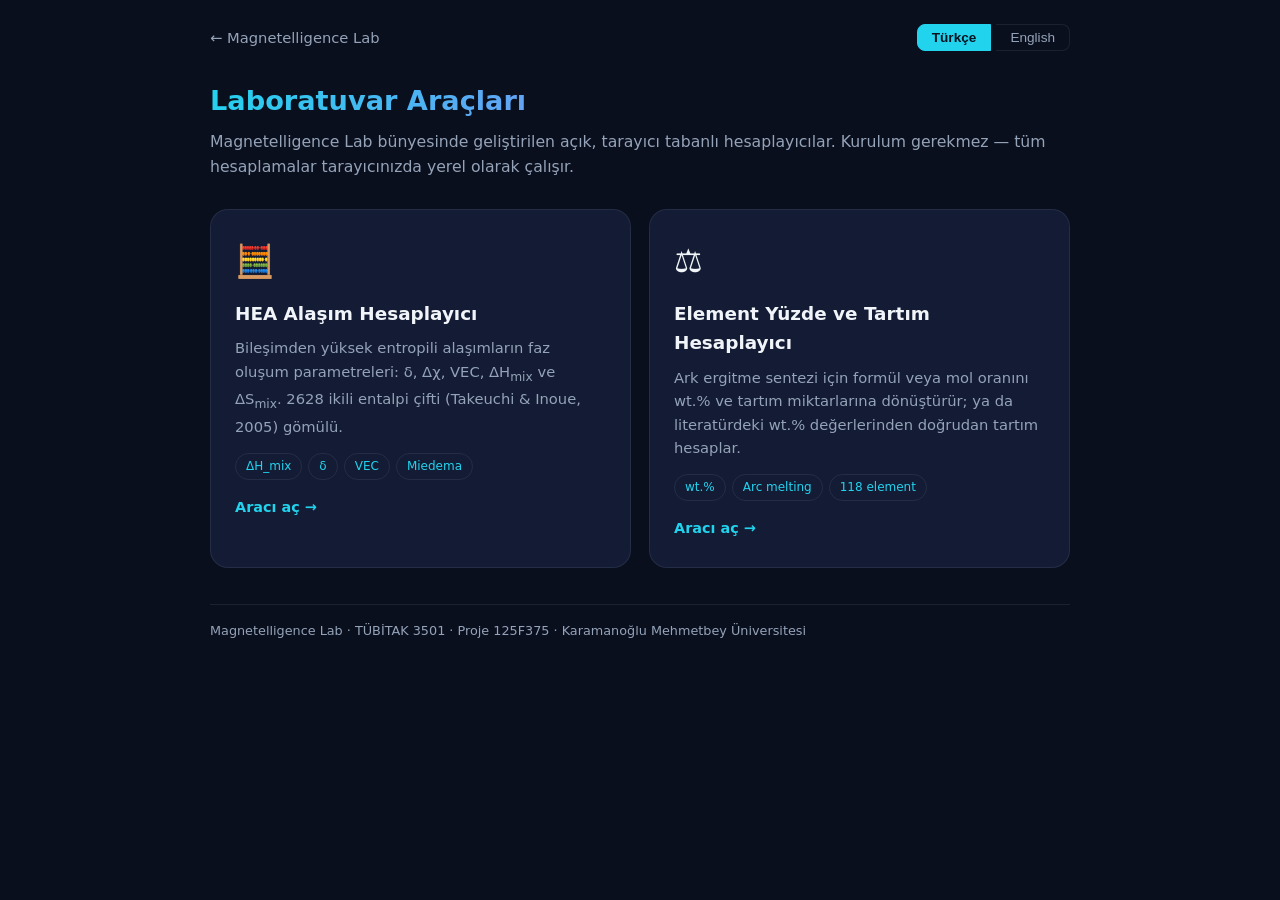
<file: tools.html>
<!doctype html>
<html lang="tr">
<head>
<meta charset="utf-8">
<meta name="viewport" content="width=device-width, initial-scale=1">
<title>Araçlar | Magnetelligence Lab</title>
<style>
:root{--bg:#0a0f1e;--surface:#131c34;--border:rgba(148,163,184,.12);--border-hover:rgba(34,211,238,.4);
--accent:#22d3ee;--accent-2:#818cf8;--text:#f1f5f9;--dim:#94a3b8;--radius:18px;}
*{box-sizing:border-box;margin:0;padding:0;}
body{font-family:"Segoe UI",system-ui,Arial,sans-serif;background:var(--bg);color:var(--text);min-height:100vh;padding:24px 16px;line-height:1.6;}
.wrap{max-width:860px;margin:0 auto;}
header{display:flex;justify-content:space-between;align-items:center;flex-wrap:wrap;gap:10px;margin-bottom:28px;}
.home{color:var(--dim);text-decoration:none;font-size:.92rem;transition:color .2s;}
.home:hover{color:var(--accent);}
.lang button{border:1px solid var(--border);background:transparent;color:var(--dim);padding:5px 14px;cursor:pointer;font-size:.85rem;border-radius:8px 0 0 8px;}
.lang button:last-child{border-radius:0 8px 8px 0;border-left:none;}
.lang button.on{background:var(--accent);color:#06121f;border-color:var(--accent);font-weight:600;}
h1{font-size:1.7rem;font-weight:700;margin-bottom:6px;
background:linear-gradient(120deg,#22d3ee 0%,#818cf8 55%,#f472b6 100%);-webkit-background-clip:text;background-clip:text;color:transparent;}
.sub{color:var(--dim);margin-bottom:30px;font-size:.98rem;}
.grid{display:grid;grid-template-columns:repeat(auto-fit,minmax(300px,1fr));gap:18px;}
a.card{display:block;background:var(--surface);border:1px solid var(--border);border-radius:var(--radius);
padding:26px 24px;text-decoration:none;color:var(--text);transition:border-color .2s,transform .2s;}
a.card:hover{border-color:var(--border-hover);transform:translateY(-3px);}
.icon{font-size:2rem;margin-bottom:12px;}
.card h2{font-size:1.15rem;margin-bottom:8px;color:var(--text);}
.card p{color:var(--dim);font-size:.92rem;margin-bottom:14px;}
.tags{display:flex;flex-wrap:wrap;gap:6px;}
.tag{font-size:.75rem;padding:3px 10px;border-radius:999px;border:1px solid var(--border);color:var(--accent);}
.open{display:inline-block;margin-top:16px;color:var(--accent);font-size:.9rem;font-weight:600;}
footer{margin-top:36px;color:var(--dim);font-size:.8rem;border-top:1px solid var(--border);padding-top:16px;}
.lang-en,.lang-tr{display:none;}
html[lang="en"] .lang-en{display:inline;}
html[lang="tr"] .lang-tr{display:inline;}
</style>
</head>
<body>
<div class="wrap">
<header>
  <a class="home" href="index.html">← Magnetelligence Lab</a>
  <div class="lang">
    <button id="btn_tr" onclick="setLang('tr')">Türkçe</button>
    <button id="btn_en" onclick="setLang('en')">English</button>
  </div>
</header>

<h1><span class="lang-en">Lab Tools</span><span class="lang-tr">Laboratuvar Araçları</span></h1>
<p class="sub">
  <span class="lang-en">Open, browser-based calculators developed within the Magnetelligence Lab. No installation required — all computations run locally in your browser.</span>
  <span class="lang-tr">Magnetelligence Lab bünyesinde geliştirilen açık, tarayıcı tabanlı hesaplayıcılar. Kurulum gerekmez — tüm hesaplamalar tarayıcınızda yerel olarak çalışır.</span>
</p>

<div class="grid">
  <a class="card" href="hea_calculator.html">
    <div class="icon">🧮</div>
    <h2><span class="lang-en">HEA Alloy Calculator</span><span class="lang-tr">HEA Alaşım Hesaplayıcı</span></h2>
    <p>
      <span class="lang-en">Phase-formation parameters for high-entropy alloys from composition: δ, Δχ, VEC, ΔH<sub>mix</sub> and ΔS<sub>mix</sub>. 2628 binary enthalpy pairs (Takeuchi &amp; Inoue, 2005) embedded.</span>
      <span class="lang-tr">Bileşimden yüksek entropili alaşımların faz oluşum parametreleri: δ, Δχ, VEC, ΔH<sub>mix</sub> ve ΔS<sub>mix</sub>. 2628 ikili entalpi çifti (Takeuchi &amp; Inoue, 2005) gömülü.</span>
    </p>
    <div class="tags"><span class="tag">ΔH_mix</span><span class="tag">δ</span><span class="tag">VEC</span><span class="tag">Miedema</span></div>
    <span class="open"><span class="lang-en">Open tool →</span><span class="lang-tr">Aracı aç →</span></span>
  </a>

  <a class="card" href="weighing_calculator.html">
    <div class="icon">⚖️</div>
    <h2><span class="lang-en">Element Percentage &amp; Weighing Calculator</span><span class="lang-tr">Element Yüzde ve Tartım Hesaplayıcı</span></h2>
    <p>
      <span class="lang-en">Convert a formula or molar ratio into wt.% and weighing amounts for arc melting synthesis, or compute weighing amounts directly from literature wt.% values.</span>
      <span class="lang-tr">Ark ergitme sentezi için formül veya mol oranını wt.% ve tartım miktarlarına dönüştürür; ya da literatürdeki wt.% değerlerinden doğrudan tartım hesaplar.</span>
    </p>
    <div class="tags"><span class="tag">wt.%</span><span class="tag">Arc melting</span><span class="tag">118 <span class="lang-en">elements</span><span class="lang-tr">element</span></span></div>
    <span class="open"><span class="lang-en">Open tool →</span><span class="lang-tr">Aracı aç →</span></span>
  </a>
</div>

<footer>
  <span class="lang-en">Magnetelligence Lab · TÜBİTAK 3501 · Project 125F375 · Karamanoğlu Mehmetbey University</span>
  <span class="lang-tr">Magnetelligence Lab · TÜBİTAK 3501 · Proje 125F375 · Karamanoğlu Mehmetbey Üniversitesi</span>
</footer>
</div>

<script>
function setLang(l){
  document.documentElement.lang = l;
  document.getElementById("btn_tr").className = l==="tr"?"on":"";
  document.getElementById("btn_en").className = l==="en"?"on":"";
  document.title = (l==="tr"?"Araçlar":"Tools") + " | Magnetelligence Lab";
  try{ localStorage.setItem("preferred-lang", l); }catch(e){}
}
let saved = "tr";
try{ saved = localStorage.getItem("preferred-lang") || "tr"; }catch(e){}
setLang(saved === "en" ? "en" : "tr");
</script>
</body>
</html>
</file>
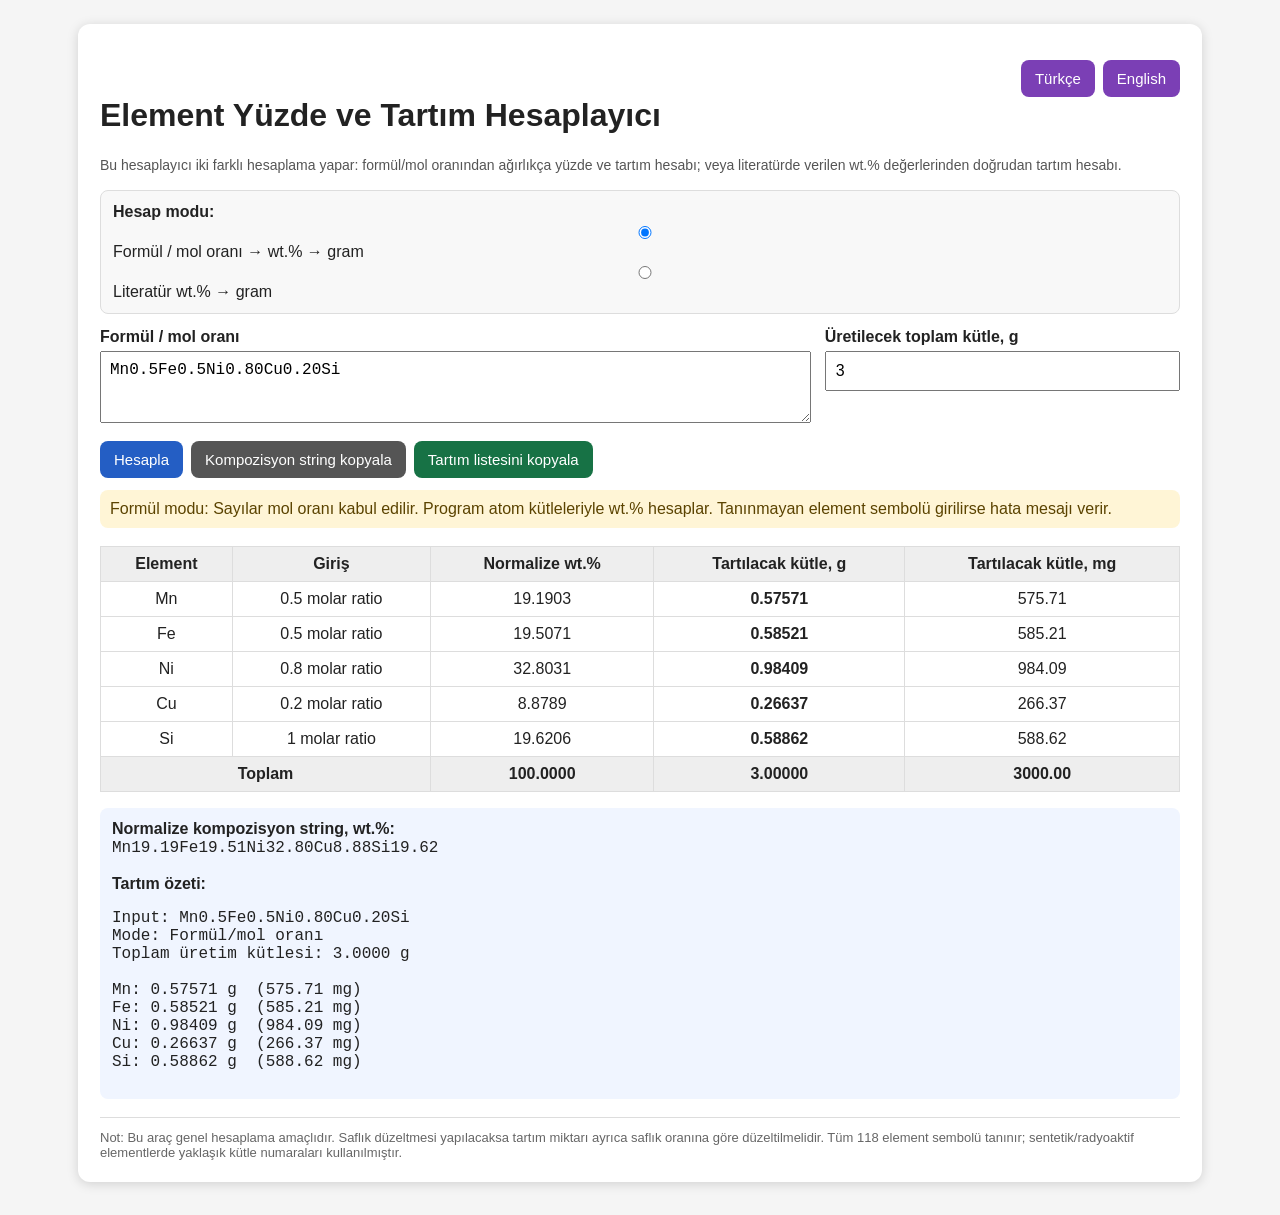
<file: weighing_calculator.html>
<!doctype html>
<html lang="tr">
<head>
<meta charset="utf-8">
<meta name="viewport" content="width=device-width, initial-scale=1">
<title>Tools | Element Percentage and Weighing Calculator</title>
<style>
body{font-family:Arial,sans-serif;background:#f5f5f5;margin:24px;color:#222}.box{max-width:1080px;margin:auto;background:#fff;padding:22px;border-radius:12px;box-shadow:0 2px 12px rgba(0,0,0,.15)}h1{margin-top:0}label{font-weight:bold;display:block;margin-top:14px}textarea,input{font-size:16px;padding:9px;width:100%;box-sizing:border-box;margin-top:5px}textarea{min-height:72px;font-family:Consolas,monospace}button{font-size:15px;padding:10px 14px;margin-top:14px;border:0;border-radius:8px;background:#245ec4;color:#fff;cursor:pointer}button.gray{background:#555;margin-left:8px}button.green{background:#177245;margin-left:8px}button.lang{background:#7b3fb5;margin-left:8px}table{border-collapse:collapse;width:100%;margin-top:18px}th,td{border:1px solid #ddd;padding:8px;text-align:center}th{background:#eee}.out{margin-top:16px;background:#f0f5ff;padding:12px;border-radius:8px}.warn{margin-top:12px;background:#fff5d6;padding:10px;border-radius:8px;color:#5b4300}.err{color:#b00020;font-weight:bold;margin-top:10px}.mono{font-family:Consolas,monospace;word-break:break-all;white-space:pre-wrap}.small{font-size:14px;color:#555;line-height:1.45}.flex{display:grid;grid-template-columns:2fr 1fr;gap:14px}.mode{background:#f8f8f8;border:1px solid #ddd;border-radius:8px;padding:12px;margin-top:12px}.mode label{display:inline;font-weight:normal;margin-right:22px}.footer{margin-top:18px;font-size:13px;color:#666;border-top:1px solid #ddd;padding-top:12px}@media(max-width:700px){.flex{grid-template-columns:1fr}button{display:block;margin-left:0!important;width:100%}}
</style>
</head>
<body>
<div class="box">
<div style="text-align:right"><button class="lang" onclick="setLang('tr')">Türkçe</button><button class="lang" onclick="setLang('en')">English</button></div>
<h1 id="title">Element Yüzde ve Tartım Hesaplayıcı</h1>
<p class="small" id="intro">Bu hesaplayıcı iki farklı hesaplama yapar: formül/mol oranından ağırlıkça yüzde ve tartım hesabı; veya literatürde verilen wt.% değerlerinden doğrudan tartım hesabı.</p>
<div class="mode"><b id="modeTitle">Hesap modu:</b><br><label><input type="radio" name="mode" value="formula" checked onchange="updateExample()"> <span id="modeFormula">Formül / mol oranı → wt.% → gram</span></label><label><input type="radio" name="mode" value="wt" onchange="updateExample()"> <span id="modeWt">Literatür wt.% → gram</span></label></div>
<div class="flex"><div><label id="inputLabel">Formül / mol oranı</label><textarea id="composition">Mn0.5Fe0.5Ni0.80Cu0.20Si</textarea></div><div><label id="massLabel">Üretilecek toplam kütle, g</label><input id="mass" value="3"></div></div>
<button id="calcBtn" onclick="calc()">Hesapla</button><button id="copyCompBtn" class="gray" onclick="copyComp()">Kompozisyon string kopyala</button><button id="copyWeightsBtn" class="green" onclick="copyWeights()">Tartım listesini kopyala</button>
<div class="warn" id="modeHelp">Formül modu: Sayılar mol oranı kabul edilir. Program atom kütleleriyle wt.% hesaplar.</div><div id="err" class="err"></div><div id="res"></div><div class="footer" id="footerText">Not: Bu araç genel hesaplama amaçlıdır. Saflık düzeltmesi yapılacaksa tartım miktarı ayrıca saflık oranına göre düzeltilmelidir.</div>
</div>
<script>
const M={H:1.008,He:4.0026,Li:6.94,Be:9.0122,B:10.81,C:12.011,N:14.007,O:15.999,F:18.998,Ne:20.180,Na:22.990,Mg:24.305,Al:26.982,Si:28.085,P:30.974,S:32.06,Cl:35.45,Ar:39.948,K:39.098,Ca:40.078,Sc:44.956,Ti:47.867,V:50.942,Cr:51.996,Mn:54.938,Fe:55.845,Co:58.933,Ni:58.693,Cu:63.546,Zn:65.38,Ga:69.723,Ge:72.630,As:74.922,Se:78.971,Br:79.904,Kr:83.798,Rb:85.468,Sr:87.62,Y:88.906,Zr:91.224,Nb:92.906,Mo:95.95,Tc:98.0,Ru:101.07,Rh:102.91,Pd:106.42,Ag:107.87,Cd:112.41,In:114.82,Sn:118.71,Sb:121.76,Te:127.60,I:126.90,Xe:131.29,Cs:132.91,Ba:137.33,La:138.91,Ce:140.12,Pr:140.91,Nd:144.24,Pm:145.0,Sm:150.36,Eu:151.96,Gd:157.25,Tb:158.93,Dy:162.50,Ho:164.93,Er:167.26,Tm:168.93,Yb:173.05,Lu:174.97,Hf:178.49,Ta:180.95,W:183.84,Re:186.21,Os:190.23,Ir:192.22,Pt:195.08,Au:196.97,Hg:200.59,Tl:204.38,Pb:207.2,Bi:208.98,Po:209.0,At:210.0,Rn:222.0,Fr:223.0,Ra:226.0,Ac:227.0,Th:232.04,Pa:231.04,U:238.03,Np:237.0,Pu:244.0,Am:243.0,Cm:247.0,Bk:247.0,Cf:251.0,Es:252.0,Fm:257.0,Md:258.0,No:259.0,Lr:266.0,Rf:267.0,Db:268.0,Sg:269.0,Bh:270.0,Hs:270.0,Mt:278.0,Ds:281.0,Rg:282.0,Cn:285.0,Nh:286.0,Fl:289.0,Mc:290.0,Lv:293.0,Ts:294.0,Og:294.0};
const texts={tr:{title:"Element Yüzde ve Tartım Hesaplayıcı",intro:"Bu hesaplayıcı iki farklı hesaplama yapar: formül/mol oranından ağırlıkça yüzde ve tartım hesabı; veya literatürde verilen wt.% değerlerinden doğrudan tartım hesabı.",modeTitle:"Hesap modu:",modeFormula:"Formül / mol oranı → wt.% → gram",modeWt:"Literatür wt.% → gram",inputFormula:"Formül / mol oranı",inputWt:"Literatür wt.% değerleri",massLabel:"Üretilecek toplam kütle, g",calc:"Hesapla",copyComp:"Kompozisyon string kopyala",copyWeights:"Tartım listesini kopyala",helpFormula:"Formül modu: Sayılar mol oranı kabul edilir. Program atom kütleleriyle wt.% hesaplar. Tanınmayan element sembolü girilirse hata mesajı verir.",helpWt:"Literatür wt.% modu: Sayılar zaten ağırlıkça yüzde kabul edilir. Atom kütleleri kullanılmaz. Yine de yanlış element sembolü/typo kontrolü için element sembolleri doğrulanır.",thElement:"Element",thInput:"Giriş",thWt:"Normalize wt.%",thGram:"Tartılacak kütle, g",thMg:"Tartılacak kütle, mg",thTotal:"Toplam",outputComp:"Normalize kompozisyon string, wt.%",weighingSummary:"Tartım özeti:",formulaMode:"Formül/mol oranı",wtMode:"Literatür wt.%",totalMass:"Toplam üretim kütlesi",copiedComp:"Kompozisyon kopyalandı: ",copiedWeights:"Tartım listesi kopyalandı.",errMass:"Toplam kütle pozitif olmalı. Örnek: 2, 3, 4.5 veya 5",errAtomic:"Element sembolü tanınmadı veya atom kütlesi listede yok: ",errFormula:"Formül okunamadı. Örnek: Mn0.5Fe0.5Ni0.80Cu0.20Si",errWt:"Girdi okunamadı. Örnek: Mn19.19Fe19.51Ni32.80 veya satır satır Mn 19.19",noteWt:"Not: Literatür wt.% toplamı 100'den küçük/büyük girilirse program normalize eder. Örneğin toplam 99.8 ise oranları 100'e ölçekler.",footer:"Not: Bu araç genel hesaplama amaçlıdır. Saflık düzeltmesi yapılacaksa tartım miktarı ayrıca saflık oranına göre düzeltilmelidir. Tüm 118 element sembolü tanınır; sentetik/radyoaktif elementlerde yaklaşık kütle numaraları kullanılmıştır."},en:{title:"Element Percentage and Weighing Calculator",intro:"This calculator performs two workflows: converting a formula/molar ratio into weight percent and weighing amounts; or directly converting literature wt.% values into weighing amounts.",modeTitle:"Calculation mode:",modeFormula:"Formula / molar ratio → wt.% → grams",modeWt:"Literature wt.% → grams",inputFormula:"Formula / molar ratio",inputWt:"Literature wt.% values",massLabel:"Target total sample mass, g",calc:"Calculate",copyComp:"Copy composition string",copyWeights:"Copy weighing list",helpFormula:"Formula mode: The numbers are interpreted as molar ratios. The program uses atomic masses to calculate wt.% values. If an unknown element symbol is entered, an error message is shown.",helpWt:"Literature wt.% mode: The numbers are already interpreted as weight percent values. Atomic masses are not used, but element symbols are still validated to catch typos.",thElement:"Element",thInput:"Input",thWt:"Normalized wt.%",thGram:"Mass to weigh, g",thMg:"Mass to weigh, mg",thTotal:"Total",outputComp:"Normalized composition string, wt.%",weighingSummary:"Weighing summary:",formulaMode:"Formula/molar ratio",wtMode:"Literature wt.%",totalMass:"Target total sample mass",copiedComp:"Composition copied: ",copiedWeights:"Weighing list copied.",errMass:"Total mass must be positive. Example: 2, 3, 4.5 or 5",errAtomic:"Element symbol is not recognized or atomic mass is missing: ",errFormula:"Formula could not be parsed. Example: Mn0.5Fe0.5Ni0.80Cu0.20Si",errWt:"Input could not be parsed. Example: Mn19.19Fe19.51Ni32.80 or line-by-line Mn 19.19",noteWt:"Note: If the entered literature wt.% values do not sum exactly to 100, the program normalizes them. For example, a sum of 99.8 is scaled to 100.",footer:"Note: This tool is intended for general calculation. If purity correction is required, the weighing amount should be additionally corrected according to the purity value. All 118 element symbols are recognized; approximate mass numbers are used for synthetic/radioactive elements."}};
let lang="tr",compString="",weightString="";function t(k){return texts[lang][k]}function selectedMode(){return document.querySelector('input[name="mode"]:checked').value}function validateElement(el){if(!(el in M))throw new Error(t("errAtomic")+el)}function setLang(l){lang=l;document.documentElement.lang=l;["title","intro","modeTitle","modeFormula","modeWt","massLabel","calcBtn","copyCompBtn","copyWeightsBtn","footerText"].forEach(id=>{});document.getElementById("title").textContent=t("title");document.getElementById("intro").textContent=t("intro");document.getElementById("modeTitle").textContent=t("modeTitle");document.getElementById("modeFormula").textContent=t("modeFormula");document.getElementById("modeWt").textContent=t("modeWt");document.getElementById("massLabel").textContent=t("massLabel");document.getElementById("calcBtn").textContent=t("calc");document.getElementById("copyCompBtn").textContent=t("copyComp");document.getElementById("copyWeightsBtn").textContent=t("copyWeights");document.getElementById("footerText").textContent=t("footer");const mode=selectedMode();document.getElementById("inputLabel").textContent=mode==="formula"?t("inputFormula"):t("inputWt");document.getElementById("modeHelp").innerHTML=mode==="formula"?t("helpFormula"):t("helpWt");calc()}function updateExample(){const mode=selectedMode();if(mode==="formula"){document.getElementById("inputLabel").textContent=t("inputFormula");document.getElementById("composition").value="Mn0.5Fe0.5Ni0.80Cu0.20Si";document.getElementById("modeHelp").innerHTML=t("helpFormula")}else{document.getElementById("inputLabel").textContent=t("inputWt");document.getElementById("composition").value="Mn19.19Fe19.51Ni32.80Cu8.88Si19.62";document.getElementById("modeHelp").innerHTML=t("helpWt")}calc()}function parseElementNumbers(text){text=text.replace(/,/g,".").replace(/[=;:]/g," ");const compact=text.replace(/\s+/g,"");const re=/([A-Z][a-z]?)([0-9]*\.?[0-9]+)/g;let arr=[],rebuilt="",m;while((m=re.exec(compact))!==null){const el=m[1];validateElement(el);arr.push({el:el,n:parseFloat(m[2])});rebuilt+=m[1]+m[2]}if(arr.length===0||rebuilt!==compact){const parts=text.trim().split(/\s+/);arr=[];if(parts.length%2!==0)throw new Error(t("errWt"));for(let i=0;i<parts.length;i+=2){const el=parts[i],val=parseFloat(parts[i+1]);if(!/^[A-Z][a-z]?$/.test(el)||!(val>=0))throw new Error(t("errWt"));validateElement(el);arr.push({el:el,n:val})}}return arr}function parseFormula(f){f=f.replace(/\s+/g,"");const re=/([A-Z][a-z]?)([0-9]*\.?[0-9]*)/g;let arr=[],rebuilt="",m;while((m=re.exec(f))!==null){const el=m[1],n=m[2]?parseFloat(m[2]):1;validateElement(el);arr.push({el:el,n:n,am:M[el]});rebuilt+=el+m[2]}if(rebuilt!==f)throw new Error(t("errFormula"));return arr}function calc(){document.getElementById("err").textContent="";document.getElementById("res").innerHTML="";compString="";weightString="";try{const mode=selectedMode(),input=document.getElementById("composition").value.trim(),totalMass=parseFloat(document.getElementById("mass").value.replace(",","."));if(!(totalMass>0))throw new Error(t("errMass"));let rows=[];if(mode==="formula"){const arr=parseFormula(input),denom=arr.reduce((s,x)=>s+x.n*x.am,0);rows=arr.map(x=>{const wt=100*x.n*x.am/denom;return{el:x.el,wt:wt,note:`${x.n} molar ratio`}})}else{const arr=parseElementNumbers(input),sum=arr.reduce((s,x)=>s+x.n,0);if(!(sum>0))throw new Error(t("errWt"));rows=arr.map(x=>({el:x.el,wt:100*x.n/sum,note:`wt.% = ${x.n}`}))}let sumWt=rows.reduce((s,x)=>s+x.wt,0),sumG=0,html=`<table><tr><th>${t("thElement")}</th><th>${t("thInput")}</th><th>${t("thWt")}</th><th>${t("thGram")}</th><th>${t("thMg")}</th></tr>`,parts=[],weightLines=[`Input: ${input}`,`Mode: ${mode==="formula"?t("formulaMode"):t("wtMode")}`,`${t("totalMass")}: ${totalMass.toFixed(4)} g`,""];rows.forEach(x=>{const g=totalMass*x.wt/100,mg=g*1000;sumG+=g;parts.push(x.el+x.wt.toFixed(2));weightLines.push(`${x.el}: ${g.toFixed(5)} g  (${mg.toFixed(2)} mg)`);html+=`<tr><td>${x.el}</td><td>${x.note}</td><td>${x.wt.toFixed(4)}</td><td><b>${g.toFixed(5)}</b></td><td>${mg.toFixed(2)}</td></tr>`});html+=`<tr><th colspan="2">${t("thTotal")}</th><th>${sumWt.toFixed(4)}</th><th>${sumG.toFixed(5)}</th><th>${(sumG*1000).toFixed(2)}</th></tr></table>`;compString=parts.join("");weightString=weightLines.join("\n");html+=`<div class="out"><b>${t("outputComp")}:</b><br><span class="mono">${compString}</span><br><br><b>${t("weighingSummary")}</b><br><pre class="mono">${weightString}</pre></div>`;if(mode==="wt")html+=`<div class="warn">${t("noteWt")}</div>`;document.getElementById("res").innerHTML=html}catch(e){document.getElementById("err").textContent=e.message}}function copyComp(){if(!compString)calc();if(compString)navigator.clipboard.writeText(compString).then(()=>alert(t("copiedComp")+compString))}function copyWeights(){if(!weightString)calc();if(weightString)navigator.clipboard.writeText(weightString).then(()=>alert(t("copiedWeights")))}setLang("tr");
</script>
</body>
</html>
</file>
<file: css/style.css>
/* ============================================================
   Magnetelligence Lab — v2 stylesheet
   ============================================================ */

:root {
    --bg: #0a0f1e;
    --bg-2: #0f1629;
    --surface: rgba(22, 31, 56, 0.65);
    --surface-solid: #131c34;
    --border: rgba(148, 163, 184, 0.12);
    --border-hover: rgba(34, 211, 238, 0.4);
    --accent: #22d3ee;
    --accent-2: #818cf8;
    --accent-3: #f472b6;
    --warm: #fb923c;
    --green: #34d399;
    --text: #f1f5f9;
    --text-dim: #94a3b8;
    --grad: linear-gradient(120deg, #22d3ee 0%, #818cf8 55%, #f472b6 100%);
    --radius: 18px;
    --radius-sm: 12px;
    --shadow: 0 20px 50px -20px rgba(0, 0, 0, 0.6);
    --font-display: 'Space Grotesk', sans-serif;
    --font-body: 'Inter', sans-serif;
    --font-mono: 'JetBrains Mono', monospace;
}

* { margin: 0; padding: 0; box-sizing: border-box; }
html { scroll-behavior: smooth; scroll-padding-top: 104px; }

body {
    font-family: var(--font-body);
    background: var(--bg);
    color: var(--text);
    line-height: 1.65;
    overflow-x: hidden;
    -webkit-font-smoothing: antialiased;
}

h1, h2, h3, h4 { font-family: var(--font-display); line-height: 1.2; }
img { max-width: 100%; }
a { color: var(--accent); }

::selection { background: rgba(34, 211, 238, 0.35); }

/* ---------- Language toggle ---------- */
.lang-tr { display: none; }
body[data-lang="tr"] .lang-tr { display: inline; }
body[data-lang="tr"] .lang-en { display: none; }
body[data-lang="tr"] p.lang-tr, body[data-lang="tr"] li.lang-tr { display: block; }
p.lang-tr, li.lang-tr { display: none; }
body[data-lang="tr"] p.lang-en, body[data-lang="tr"] li.lang-en { display: none; }

/* ---------- Accessibility ---------- */
.skip-link {
    position: absolute; left: -9999px; top: 0; z-index: 2000;
    background: var(--accent); color: #06121f; padding: 0.6rem 1.2rem;
    border-radius: 0 0 12px 0; font-weight: 600; text-decoration: none;
}
.skip-link:focus { left: 0; }

:focus-visible { outline: 2px solid var(--accent); outline-offset: 3px; border-radius: 4px; }

/* ---------- Scroll progress ---------- */
.scroll-progress {
    position: fixed; top: 0; left: 0; width: 100%; height: 3px;
    z-index: 1500; background: transparent;
}
.scroll-progress-bar {
    height: 100%; width: 0%;
    background: var(--grad);
    box-shadow: 0 0 12px rgba(34, 211, 238, 0.7);
}

/* ---------- Ambient background ---------- */
.bg-grid {
    position: fixed; inset: 0; z-index: -3; pointer-events: none;
    background-image:
        linear-gradient(rgba(148, 163, 184, 0.05) 1px, transparent 1px),
        linear-gradient(90deg, rgba(148, 163, 184, 0.05) 1px, transparent 1px);
    background-size: 56px 56px;
    mask-image: radial-gradient(ellipse 90% 70% at 50% 0%, black 30%, transparent 90%);
    -webkit-mask-image: radial-gradient(ellipse 90% 70% at 50% 0%, black 30%, transparent 90%);
}
.bg-glow {
    position: fixed; z-index: -2; pointer-events: none;
    width: 60vw; height: 60vw; border-radius: 50%;
    filter: blur(120px); opacity: 0.16;
}
.bg-glow-1 { top: -25vw; left: -15vw; background: #0ea5e9; }
.bg-glow-2 { bottom: -30vw; right: -15vw; background: #8b5cf6; }

/* ---------- Navigation ---------- */
nav {
    position: fixed; top: 0; left: 0; right: 0; z-index: 1000;
    padding: 0.7rem 2rem;
    background: rgba(10, 15, 30, 0.75);
    backdrop-filter: blur(18px);
    -webkit-backdrop-filter: blur(18px);
    border-bottom: 1px solid transparent;
    transition: border-color 0.3s ease, background 0.3s ease;
}
nav.scrolled { border-bottom-color: var(--border); background: rgba(10, 15, 30, 0.92); }

.nav-container {
    max-width: 1280px; margin: 0 auto;
    display: flex; align-items: center; justify-content: space-between; gap: 1.5rem;
}

.logo { display: flex; align-items: center; gap: 0.75rem; text-decoration: none; color: var(--text); }
.logo-img { width: 64px; height: 64px; border-radius: 12px; object-fit: contain; }
.logo-text { font-family: var(--font-display); font-weight: 700; font-size: 1.45rem; letter-spacing: -0.02em; }
.logo-accent {
    background: var(--grad);
    -webkit-background-clip: text; background-clip: text;
    -webkit-text-fill-color: transparent;
}

.nav-links { display: flex; gap: 0.35rem; list-style: none; align-items: center; }
.nav-link {
    display: block; padding: 0.45rem 0.85rem;
    color: var(--text-dim); text-decoration: none;
    font-size: 0.92rem; font-weight: 500; border-radius: 8px;
    transition: color 0.2s, background 0.2s;
}
.nav-link:hover { color: var(--text); background: rgba(148, 163, 184, 0.08); }
.nav-link.active { color: var(--accent); background: rgba(34, 211, 238, 0.08); }
.nav-link-highlight {
    color: #06121f !important;
    background: var(--accent) !important;
    font-weight: 600;
}
.nav-link-highlight:hover { background: #67e8f9 !important; }

.nav-actions { display: flex; align-items: center; gap: 1rem; }

.lang-switch {
    display: flex; gap: 2px;
    background: rgba(148, 163, 184, 0.08);
    border: 1px solid var(--border);
    border-radius: 999px; padding: 3px;
}
.lang-btn {
    border: none; background: transparent; color: var(--text-dim);
    font-family: var(--font-body); font-size: 0.78rem; font-weight: 600;
    padding: 0.28rem 0.7rem; border-radius: 999px; cursor: pointer;
    transition: all 0.2s;
}
.lang-btn.active { background: var(--accent); color: #06121f; }

.mobile-menu-btn {
    display: none; flex-direction: column; gap: 5px;
    background: none; border: none; cursor: pointer; padding: 6px;
}
.mobile-menu-btn span {
    width: 24px; height: 2px; background: var(--text);
    border-radius: 2px; transition: all 0.3s;
}
.mobile-menu-btn.open span:nth-child(1) { transform: translateY(7px) rotate(45deg); }
.mobile-menu-btn.open span:nth-child(2) { opacity: 0; }
.mobile-menu-btn.open span:nth-child(3) { transform: translateY(-7px) rotate(-45deg); }

/* ---------- Sections ---------- */
section { max-width: 1280px; margin: 0 auto; padding: 6rem 2rem 2rem; }

.section-header { text-align: center; max-width: 760px; margin: 0 auto 3.5rem; }
.section-tag {
    display: inline-block; font-size: 0.78rem; font-weight: 600;
    letter-spacing: 0.12em; text-transform: uppercase;
    color: var(--accent);
    background: rgba(34, 211, 238, 0.08);
    border: 1px solid rgba(34, 211, 238, 0.25);
    padding: 0.35rem 1rem; border-radius: 999px; margin-bottom: 1.1rem;
}
.section-title { font-size: clamp(1.8rem, 4vw, 2.6rem); font-weight: 700; letter-spacing: -0.02em; }
.section-description { color: var(--text-dim); margin-top: 1rem; font-size: 1.05rem; }

/* ---------- Hero ---------- */
.hero {
    position: relative; min-height: 100vh; max-width: none;
    display: flex; align-items: center; justify-content: center;
    text-align: center; padding: 7rem 2rem 4rem; overflow: hidden;
}
#spinCanvas { position: absolute; inset: 0; width: 100%; height: 100%; z-index: 0; }
.hero-content { position: relative; z-index: 1; max-width: 900px; pointer-events: none; }
.hero-content a, .hero-content button { pointer-events: auto; }

.hero-badge {
    display: inline-flex; align-items: center; gap: 0.6rem;
    font-family: var(--font-mono); font-size: 0.78rem;
    color: var(--text-dim);
    background: var(--surface);
    border: 1px solid var(--border);
    padding: 0.45rem 1.1rem; border-radius: 999px; margin-bottom: 1.8rem;
    backdrop-filter: blur(8px);
}
.pulse-dot {
    width: 8px; height: 8px; border-radius: 50%;
    background: var(--green);
    box-shadow: 0 0 0 0 rgba(52, 211, 153, 0.6);
    animation: pulse 2s infinite;
}
@keyframes pulse {
    0% { box-shadow: 0 0 0 0 rgba(52, 211, 153, 0.6); }
    70% { box-shadow: 0 0 0 9px rgba(52, 211, 153, 0); }
    100% { box-shadow: 0 0 0 0 rgba(52, 211, 153, 0); }
}

.hero h1 {
    font-size: clamp(2.4rem, 6vw, 4.2rem);
    font-weight: 700; letter-spacing: -0.03em; margin-bottom: 1.4rem;
    text-shadow: 0 4px 40px rgba(0, 0, 0, 0.5);
}
.grad {
    background: var(--grad);
    -webkit-background-clip: text; background-clip: text;
    -webkit-text-fill-color: transparent;
}
.hero-description {
    font-size: clamp(1.05rem, 2vw, 1.25rem);
    color: var(--text-dim); max-width: 680px; margin: 0 auto 2.4rem;
}
.hero-buttons { display: flex; gap: 1rem; justify-content: center; flex-wrap: wrap; }
.hero-hint {
    margin-top: 3rem; font-family: var(--font-mono); font-size: 0.78rem;
    color: rgba(148, 163, 184, 0.55); animation: hintFloat 3s ease-in-out infinite;
}
@keyframes hintFloat { 0%, 100% { transform: translateY(0); } 50% { transform: translateY(-5px); } }

/* ---------- Buttons ---------- */
.btn {
    display: inline-flex; align-items: center; gap: 0.55rem;
    font-family: var(--font-display); font-weight: 600; font-size: 0.98rem;
    padding: 0.85rem 1.8rem; border-radius: 12px;
    text-decoration: none; cursor: pointer; border: none;
    transition: transform 0.2s, box-shadow 0.2s, background 0.2s;
}
.btn-primary {
    background: var(--grad); color: #06121f;
    box-shadow: 0 8px 30px -8px rgba(34, 211, 238, 0.5);
}
.btn-primary:hover { transform: translateY(-2px); box-shadow: 0 14px 38px -8px rgba(34, 211, 238, 0.65); }
.btn-secondary {
    background: var(--surface); color: var(--text);
    border: 1px solid var(--border);
    backdrop-filter: blur(8px);
}
.btn-secondary:hover { transform: translateY(-2px); border-color: var(--border-hover); }

/* ---------- Stats ---------- */
.stats { border-top: 1px solid var(--border); border-bottom: 1px solid var(--border); background: rgba(15, 22, 41, 0.5); }
.stats-container {
    max-width: 1280px; margin: 0 auto; padding: 2.5rem 2rem;
    display: grid; grid-template-columns: repeat(auto-fit, minmax(150px, 1fr)); gap: 2rem;
    text-align: center;
}
.stat-value {
    font-family: var(--font-display); font-size: 2.6rem; font-weight: 700;
    background: var(--grad);
    -webkit-background-clip: text; background-clip: text;
    -webkit-text-fill-color: transparent;
}
.stat-label { color: var(--text-dim); font-size: 0.88rem; margin-top: 0.2rem; }

/* ---------- Lab film ---------- */
.film-wrapper {
    max-width: 880px; margin: 0 auto;
    border-radius: var(--radius); overflow: hidden;
    border: 1px solid var(--border); box-shadow: var(--shadow);
    background: #000;
}
.film-wrapper video { display: block; width: 100%; aspect-ratio: 16 / 9; }

/* ---------- About ---------- */
.about-content {
    display: grid; grid-template-columns: 1.1fr 0.9fr;
    gap: 3.5rem; align-items: start;
}
.about-text h3 { font-size: 1.5rem; margin-bottom: 1rem; }
.about-text > p { color: var(--text-dim); margin-bottom: 1.2rem; }

.about-features { display: flex; flex-direction: column; gap: 1.1rem; margin-top: 2rem; }
.feature-item {
    display: flex; gap: 1.1rem; align-items: flex-start;
    background: var(--surface); border: 1px solid var(--border);
    padding: 1.1rem 1.3rem; border-radius: var(--radius-sm);
    transition: border-color 0.25s, transform 0.25s;
}
.feature-item:hover { border-color: var(--border-hover); transform: translateX(6px); }
.feature-icon { font-size: 1.6rem; line-height: 1; margin-top: 0.2rem; }
.feature-text h4 { font-size: 1.02rem; margin-bottom: 0.2rem; }
.feature-text p { color: var(--text-dim); font-size: 0.9rem; }

/* Code card */
.code-card {
    background: #0b1120; border: 1px solid var(--border);
    border-radius: var(--radius); overflow: hidden; box-shadow: var(--shadow);
    position: sticky; top: 100px;
}
.code-card-header {
    display: flex; align-items: center; gap: 1rem;
    padding: 0.8rem 1.2rem; background: rgba(148, 163, 184, 0.05);
    border-bottom: 1px solid var(--border);
}
.code-dots { display: flex; gap: 6px; }
.code-dots span { width: 11px; height: 11px; border-radius: 50%; background: #334155; }
.code-dots span:nth-child(1) { background: #f87171; }
.code-dots span:nth-child(2) { background: #fbbf24; }
.code-dots span:nth-child(3) { background: #34d399; }
.code-filename { font-family: var(--font-mono); font-size: 0.8rem; color: var(--text-dim); }
.code-block {
    padding: 1.4rem 1.5rem; font-family: var(--font-mono);
    font-size: 0.82rem; line-height: 1.7; overflow-x: auto; color: #cbd5e1;
}
.code-block .c { color: #64748b; font-style: italic; }
.code-block .k { color: #f472b6; }
.code-block .f { color: #67e8f9; }
.code-block .s { color: #fbbf24; }
.code-block .n { color: #a5b4fc; }

/* Pipeline */
.pipeline {
    display: flex; align-items: stretch; gap: 0.8rem;
    margin-top: 4rem; flex-wrap: wrap; justify-content: center;
}
.pipeline-step {
    flex: 1 1 200px; max-width: 260px; text-align: center;
    background: var(--surface); border: 1px solid var(--border);
    border-radius: var(--radius); padding: 1.6rem 1.2rem;
    transition: border-color 0.25s, transform 0.25s;
}
.pipeline-step:hover { border-color: var(--border-hover); transform: translateY(-5px); }
.pipeline-icon { font-size: 2rem; margin-bottom: 0.7rem; }
.pipeline-step h4 { font-size: 1rem; margin-bottom: 0.4rem; }
.pipeline-step p { color: var(--text-dim); font-size: 0.84rem; }
.pipeline-arrow {
    align-self: center; color: var(--accent); font-size: 1.5rem;
    text-shadow: 0 0 12px rgba(34, 211, 238, 0.6);
}

/* ---------- Team ---------- */
.team-grid {
    display: grid; grid-template-columns: repeat(auto-fit, minmax(280px, 1fr));
    gap: 1.8rem; max-width: 1100px; margin: 0 auto;
}
.team-card {
    background: var(--surface); border: 1px solid var(--border);
    border-radius: var(--radius); padding: 2.2rem 1.8rem;
    text-align: center; position: relative;
    transition: border-color 0.25s, transform 0.25s, box-shadow 0.25s;
}
.team-card:hover { border-color: var(--border-hover); transform: translateY(-6px); box-shadow: var(--shadow); }
.team-card-pi { border-color: rgba(34, 211, 238, 0.3); }
.team-card-pi::before {
    content: ''; position: absolute; inset: -1px;
    border-radius: var(--radius); padding: 1px; z-index: -1;
    background: var(--grad); opacity: 0.35;
    -webkit-mask: linear-gradient(#000 0 0) content-box, linear-gradient(#000 0 0);
    -webkit-mask-composite: xor; mask-composite: exclude;
}
.team-photo-wrap {
    width: 130px; height: 130px; margin: 0 auto 1.2rem;
    border-radius: 50%; padding: 4px; background: var(--grad);
}
.team-photo {
    width: 100%; height: 100%; border-radius: 50%;
    object-fit: cover; display: block; background: var(--bg-2);
}
.team-role-badge {
    display: inline-block; font-size: 0.72rem; font-weight: 600;
    letter-spacing: 0.08em; text-transform: uppercase;
    color: #06121f; background: var(--accent);
    padding: 0.25rem 0.9rem; border-radius: 999px; margin-bottom: 0.9rem;
}
.team-role-badge.badge-alt { background: rgba(129, 140, 248, 0.9); color: #0b1120; }
.team-role-badge.badge-student { background: rgba(52, 211, 153, 0.9); color: #06121f; }
.team-name { font-size: 1.08rem; margin-bottom: 0.5rem; }
.team-affiliation { color: var(--text-dim); font-size: 0.88rem; margin-bottom: 1.2rem; }
.team-links { display: flex; justify-content: center; gap: 0.7rem; }
.team-link {
    width: 38px; height: 38px; display: inline-flex; align-items: center; justify-content: center;
    background: rgba(148, 163, 184, 0.08); border: 1px solid var(--border);
    border-radius: 10px; text-decoration: none; font-size: 1.05rem;
    transition: border-color 0.2s, transform 0.2s;
}
.team-link:hover { border-color: var(--border-hover); transform: translateY(-3px); }
.icon-img { width: 20px; height: 20px; object-fit: contain; border-radius: 4px; }

/* ---------- News timeline ---------- */
.timeline { max-width: 800px; margin: 0 auto; position: relative; padding-left: 2rem; }
.timeline::before {
    content: ''; position: absolute; left: 7px; top: 8px; bottom: 8px;
    width: 2px; background: linear-gradient(180deg, var(--accent), var(--accent-2), transparent);
    opacity: 0.5;
}
.timeline-item { position: relative; padding-bottom: 2.2rem; }
.timeline-item:last-child { padding-bottom: 0; }
.timeline-marker {
    position: absolute; left: -2rem; top: 6px;
    width: 16px; height: 16px; border-radius: 50%;
    background: var(--bg); border: 3px solid var(--accent);
    box-shadow: 0 0 14px rgba(34, 211, 238, 0.6);
}
.timeline-date {
    font-family: var(--font-mono); font-size: 0.8rem; font-weight: 500;
    color: var(--accent); margin-bottom: 0.5rem;
}
.timeline-card {
    background: var(--surface); border: 1px solid var(--border);
    border-radius: var(--radius-sm); padding: 1.3rem 1.6rem;
    transition: border-color 0.25s, transform 0.25s;
}
.timeline-card:hover { border-color: var(--border-hover); transform: translateX(6px); }
.timeline-card h4 { font-size: 1.08rem; margin-bottom: 0.45rem; }
.timeline-card p { color: var(--text-dim); font-size: 0.93rem; }
.timeline-card-featured { border-color: rgba(34, 211, 238, 0.35); background: rgba(34, 211, 238, 0.05); }

/* ---------- Funding ---------- */
.funding-card {
    display: flex; gap: 2rem; align-items: flex-start;
    max-width: 900px; margin: 0 auto 3rem;
    background: var(--surface); border: 1px solid rgba(34, 211, 238, 0.25);
    border-radius: var(--radius); padding: 2.2rem 2.5rem;
    box-shadow: var(--shadow);
}
.funding-logo { font-size: 3rem; line-height: 1; }
.funding-info h3 { font-size: 1.5rem; margin-bottom: 0.2rem; }
.funding-no { color: var(--accent); font-weight: 500; }
.funding-program { color: var(--text-dim); margin-bottom: 0.8rem; }
.funding-title { font-style: italic; color: var(--text); margin-bottom: 1rem; }
.funding-meta { display: flex; flex-wrap: wrap; gap: 1.4rem; color: var(--text-dim); font-size: 0.9rem; }

.partners-grid {
    display: grid; grid-template-columns: repeat(auto-fit, minmax(250px, 1fr));
    gap: 1.5rem; max-width: 1000px; margin: 0 auto;
}
.partner-card {
    background: var(--surface); border: 1px solid var(--border);
    border-radius: var(--radius); padding: 2rem 1.5rem; text-align: center;
    transition: border-color 0.25s, transform 0.25s;
}
.partner-card:hover { border-color: var(--border-hover); transform: translateY(-5px); }
.partner-badge {
    display: inline-block; font-size: 0.7rem; font-weight: 600;
    letter-spacing: 0.08em; text-transform: uppercase;
    color: #06121f; background: var(--accent);
    padding: 0.22rem 0.8rem; border-radius: 999px; margin-bottom: 1rem;
}
.partner-badge.badge-collab { background: var(--accent-2); }
.partner-badge.badge-industry { background: var(--warm); }
.partner-logo { font-size: 2.4rem; margin-bottom: 0.8rem; }
.partner-card h4 { font-size: 1.05rem; margin-bottom: 0.3rem; }
.partner-card p { color: var(--text-dim); font-size: 0.88rem; }

/* ---------- Tabs ---------- */
.tabs {
    display: flex; gap: 0.5rem; justify-content: center; flex-wrap: wrap;
    margin-bottom: 2.5rem;
}
.tab {
    font-family: var(--font-display); font-size: 0.95rem; font-weight: 600;
    color: var(--text-dim); background: var(--surface);
    border: 1px solid var(--border); border-radius: 999px;
    padding: 0.6rem 1.5rem; cursor: pointer;
    transition: all 0.25s;
}
.tab:hover { color: var(--text); border-color: var(--border-hover); }
.tab.active {
    color: #06121f; background: var(--accent); border-color: var(--accent);
    box-shadow: 0 6px 22px -6px rgba(34, 211, 238, 0.6);
}
.tab-panel { display: none; animation: fadeUp 0.4s ease; }
.tab-panel.active { display: block; }
@keyframes fadeUp { from { opacity: 0; transform: translateY(14px); } to { opacity: 1; transform: translateY(0); } }

/* ---------- Publications ---------- */
.pub-card {
    display: flex; gap: 1.8rem; max-width: 880px; margin: 0 auto;
    background: var(--surface); border: 1px solid var(--border);
    border-radius: var(--radius); padding: 1.8rem 2rem;
    transition: border-color 0.25s;
}
.pub-card:hover { border-color: var(--border-hover); }
.pub-year {
    font-family: var(--font-display); font-size: 1.4rem; font-weight: 700;
    color: var(--accent); flex-shrink: 0;
}
.pub-content h4 { font-size: 1.12rem; margin-bottom: 0.4rem; }
.pub-authors { color: var(--text); font-size: 0.92rem; font-weight: 500; }
.pub-journal { color: var(--text-dim); font-style: italic; font-size: 0.9rem; margin-bottom: 0.9rem; }
.pub-links { display: flex; flex-wrap: wrap; gap: 0.7rem; }
.pub-link {
    display: inline-flex; align-items: center; gap: 0.4rem;
    font-size: 0.85rem; font-weight: 500; color: var(--accent);
    background: rgba(34, 211, 238, 0.08); border: 1px solid rgba(34, 211, 238, 0.25);
    padding: 0.4rem 0.95rem; border-radius: 999px; text-decoration: none;
    transition: background 0.2s;
}
.pub-link:hover { background: rgba(34, 211, 238, 0.18); }

/* ---------- Resource cards (datasets / tools) ---------- */
.cards-grid {
    display: grid; grid-template-columns: repeat(auto-fit, minmax(290px, 1fr));
    gap: 1.6rem; max-width: 1000px; margin: 0 auto;
}
.cards-grid-3 { max-width: 1100px; }
.resource-card {
    background: var(--surface); border: 1px solid var(--border);
    border-radius: var(--radius); padding: 2rem 1.8rem;
    transition: border-color 0.25s, transform 0.25s; position: relative;
}
.resource-card:hover { border-color: var(--border-hover); transform: translateY(-5px); }
.resource-card-wide { max-width: 640px; margin: 0 auto; text-align: center; }
.resource-icon { font-size: 2.2rem; margin-bottom: 0.9rem; }
.resource-card h4 { font-size: 1.15rem; margin-bottom: 0.6rem; }
.resource-card p { color: var(--text-dim); font-size: 0.92rem; margin-bottom: 1.1rem; }
.resource-meta { display: flex; flex-wrap: wrap; gap: 1rem; color: var(--text-dim); font-size: 0.84rem; margin-bottom: 1.2rem; }
.tag-row { gap: 0.5rem; }
.tag {
    font-family: var(--font-mono); font-size: 0.75rem;
    color: var(--accent-2); background: rgba(129, 140, 248, 0.1);
    border: 1px solid rgba(129, 140, 248, 0.3);
    padding: 0.2rem 0.7rem; border-radius: 999px;
}
.tool-version { font-family: var(--font-mono); font-size: 0.78rem; color: var(--green); }
.badge-soon {
    display: inline-block; font-size: 0.78rem; font-weight: 600;
    color: var(--warm); background: rgba(251, 146, 60, 0.1);
    border: 1px dashed rgba(251, 146, 60, 0.45);
    padding: 0.35rem 1rem; border-radius: 999px;
}

/* ---------- Open position ---------- */
.position-card {
    max-width: 980px; margin: 0 auto;
    background: var(--surface); border: 1px solid rgba(34, 211, 238, 0.3);
    border-radius: var(--radius); padding: 2.5rem 2.8rem;
    box-shadow: var(--shadow);
}
.position-header {
    display: flex; justify-content: space-between; align-items: flex-start;
    gap: 1.5rem; flex-wrap: wrap; margin-bottom: 1.2rem;
}
.position-header h3 { font-size: 1.35rem; max-width: 640px; }
.position-badge {
    flex-shrink: 0; font-size: 0.78rem; font-weight: 700;
    letter-spacing: 0.06em; text-transform: uppercase;
    color: #06121f; background: var(--green);
    padding: 0.4rem 1.1rem; border-radius: 999px;
}
.position-meta {
    display: flex; flex-wrap: wrap; gap: 1.5rem;
    color: var(--text-dim); font-size: 0.92rem; margin-bottom: 1.5rem;
}
.position-card.position-closed { border-color: rgba(148, 163, 184, 0.28); }
.position-badge.badge-closed {
    color: var(--text-dim); background: rgba(148, 163, 184, 0.14);
    border: 1px solid rgba(148, 163, 184, 0.35);
}
.position-card > p { color: var(--text-dim); margin-bottom: 1rem; }
.position-columns {
    display: grid; grid-template-columns: 1fr 1fr; gap: 2.5rem; margin-top: 1.8rem;
}
.position-columns h4 { font-size: 1.05rem; margin-bottom: 0.8rem; color: var(--accent); }
.position-columns p { color: var(--text-dim); font-size: 0.93rem; margin-bottom: 1rem; }
.check-list { list-style: none; }
.check-list li {
    position: relative; padding-left: 1.7rem; margin-bottom: 0.7rem;
    color: var(--text-dim); font-size: 0.93rem;
}
.check-list li::before {
    content: '✓'; position: absolute; left: 0; top: 0;
    color: var(--green); font-weight: 700;
}
.btn-apply { margin-top: 0.4rem; }

/* ---------- Collaboration ---------- */
.collab-card {
    background: var(--surface); border: 1px solid var(--border);
    border-radius: var(--radius); padding: 2.2rem 1.8rem; text-align: center;
    transition: border-color 0.25s, transform 0.25s;
}
.collab-card:hover { border-color: var(--border-hover); transform: translateY(-5px); }
.collab-icon { font-size: 2.4rem; margin-bottom: 1rem; }
.collab-card h4 { font-size: 1.12rem; margin-bottom: 0.6rem; }
.collab-card p { color: var(--text-dim); font-size: 0.92rem; }

/* ---------- Contact ---------- */
.contact-content {
    display: grid; grid-template-columns: 1fr 1fr; gap: 3rem;
    max-width: 1050px; margin: 0 auto; align-items: stretch;
}
.contact-info h3 { font-size: 1.4rem; margin-bottom: 0.8rem; }
.contact-info > p { color: var(--text-dim); margin-bottom: 1.8rem; }
.contact-details { display: flex; flex-direction: column; gap: 1.1rem; }
.contact-item {
    display: flex; gap: 1.1rem; align-items: flex-start;
    background: var(--surface); border: 1px solid var(--border);
    padding: 1.1rem 1.4rem; border-radius: var(--radius-sm);
}
.contact-icon { font-size: 1.4rem; margin-top: 0.15rem; }
.contact-text { display: flex; flex-direction: column; gap: 0.15rem; color: var(--text-dim); font-size: 0.92rem; }
.contact-text strong { color: var(--text); font-size: 0.95rem; }
.contact-text a { color: var(--accent); text-decoration: none; }
.contact-text a:hover { text-decoration: underline; }
.contact-map {
    border-radius: var(--radius); overflow: hidden;
    border: 1px solid var(--border); min-height: 320px; box-shadow: var(--shadow);
}
.contact-map iframe { width: 100%; height: 100%; border: 0; display: block; filter: grayscale(0.3) contrast(1.05); }

/* ---------- Footer ---------- */
footer {
    border-top: 1px solid var(--border);
    margin-top: 6rem; padding: 2.5rem 2rem;
    background: rgba(15, 22, 41, 0.6);
}
.footer-content {
    max-width: 1280px; margin: 0 auto;
    display: flex; justify-content: space-between; align-items: center;
    gap: 2rem; flex-wrap: wrap;
}
.footer-logo { display: flex; align-items: center; gap: 1rem; }
.footer-logo-img { width: 60px; height: 60px; border-radius: 12px; object-fit: contain; }
.footer-text { color: var(--text-dim); font-size: 0.85rem; }
.footer-links { display: flex; gap: 1.8rem; flex-wrap: wrap; }
.footer-links a {
    color: var(--text-dim); text-decoration: none; font-size: 0.92rem;
    transition: color 0.2s;
}
.footer-links a:hover { color: var(--accent); }

/* ---------- Back to top ---------- */
.back-to-top {
    position: fixed; bottom: 1.8rem; right: 1.8rem; z-index: 900;
    width: 46px; height: 46px; border-radius: 12px;
    background: var(--surface-solid); color: var(--accent);
    border: 1px solid var(--border); font-size: 1.2rem; cursor: pointer;
    opacity: 0; pointer-events: none; transform: translateY(12px);
    transition: all 0.3s; backdrop-filter: blur(8px);
}
.back-to-top.visible { opacity: 1; pointer-events: auto; transform: translateY(0); }
.back-to-top:hover { border-color: var(--border-hover); color: var(--text); }

/* ---------- Reveal on scroll ---------- */
.reveal { opacity: 0; transform: translateY(26px); transition: opacity 0.7s ease, transform 0.7s ease; }
.reveal.visible { opacity: 1; transform: translateY(0); }

/* ---------- Reduced motion ---------- */
@media (prefers-reduced-motion: reduce) {
    html { scroll-behavior: auto; }
    *, *::before, *::after { animation-duration: 0.01ms !important; transition-duration: 0.01ms !important; }
    .reveal { opacity: 1; transform: none; }
}

/* ---------- Responsive ---------- */
@media (max-width: 1024px) {
    .about-content { grid-template-columns: 1fr; }
    .code-card { position: static; }
    .position-columns { grid-template-columns: 1fr; gap: 1.5rem; }
}

@media (max-width: 820px) {
    .nav-links {
        position: fixed; top: 86px; left: 0; right: 0;
        flex-direction: column; align-items: stretch; gap: 0.2rem;
        background: rgba(10, 15, 30, 0.97); backdrop-filter: blur(20px);
        border-bottom: 1px solid var(--border);
        padding: 1rem 1.5rem 1.5rem;
        transform: translateY(-130%); transition: transform 0.3s ease;
    }
    .nav-links.open { transform: translateY(0); }
    .nav-link { padding: 0.8rem 1rem; }
    .mobile-menu-btn { display: flex; }
    .contact-content { grid-template-columns: 1fr; }
    .funding-card { flex-direction: column; gap: 1rem; padding: 1.8rem; }
    .position-card { padding: 1.8rem 1.5rem; }
    .pipeline-arrow { display: none; }
    section { padding: 4.5rem 1.3rem 1.5rem; }
    .pub-card { flex-direction: column; gap: 0.6rem; }
}

/* ============ PRESENTATION PHOTOS ============ */
.pres-desc { margin-top: 10px; }
.pres-photos { display: grid; grid-template-columns: repeat(3, 1fr); gap: 12px; margin-top: 18px; }
.pres-photos a { display: block; border-radius: 10px; overflow: hidden; border: 1px solid rgba(255,255,255,0.08); }
.pres-photos img { width: 100%; height: 190px; object-fit: cover; display: block; transition: transform .3s ease; }
.pres-photos a:hover img { transform: scale(1.05); }
@media (max-width: 640px) {
    .pres-photos { grid-template-columns: 1fr; }
    .pres-photos img { height: 230px; }
}
</file>
